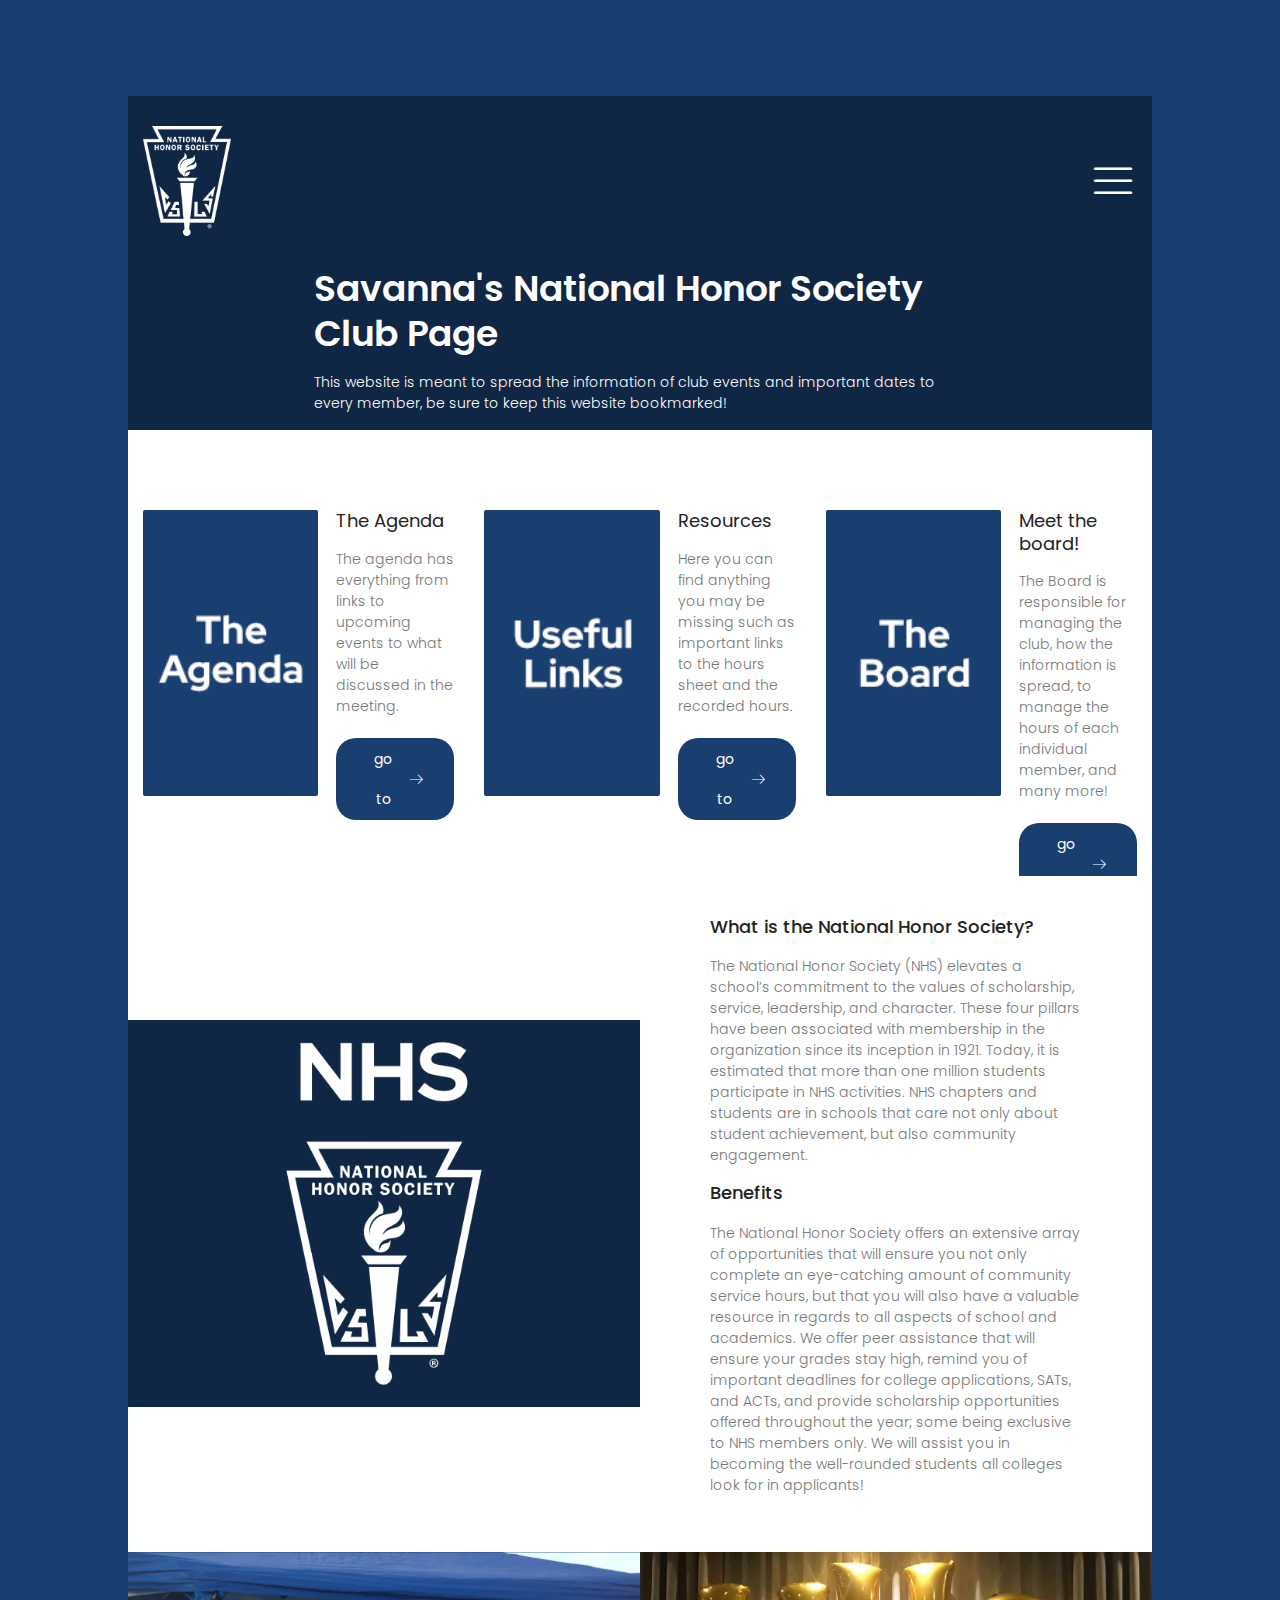
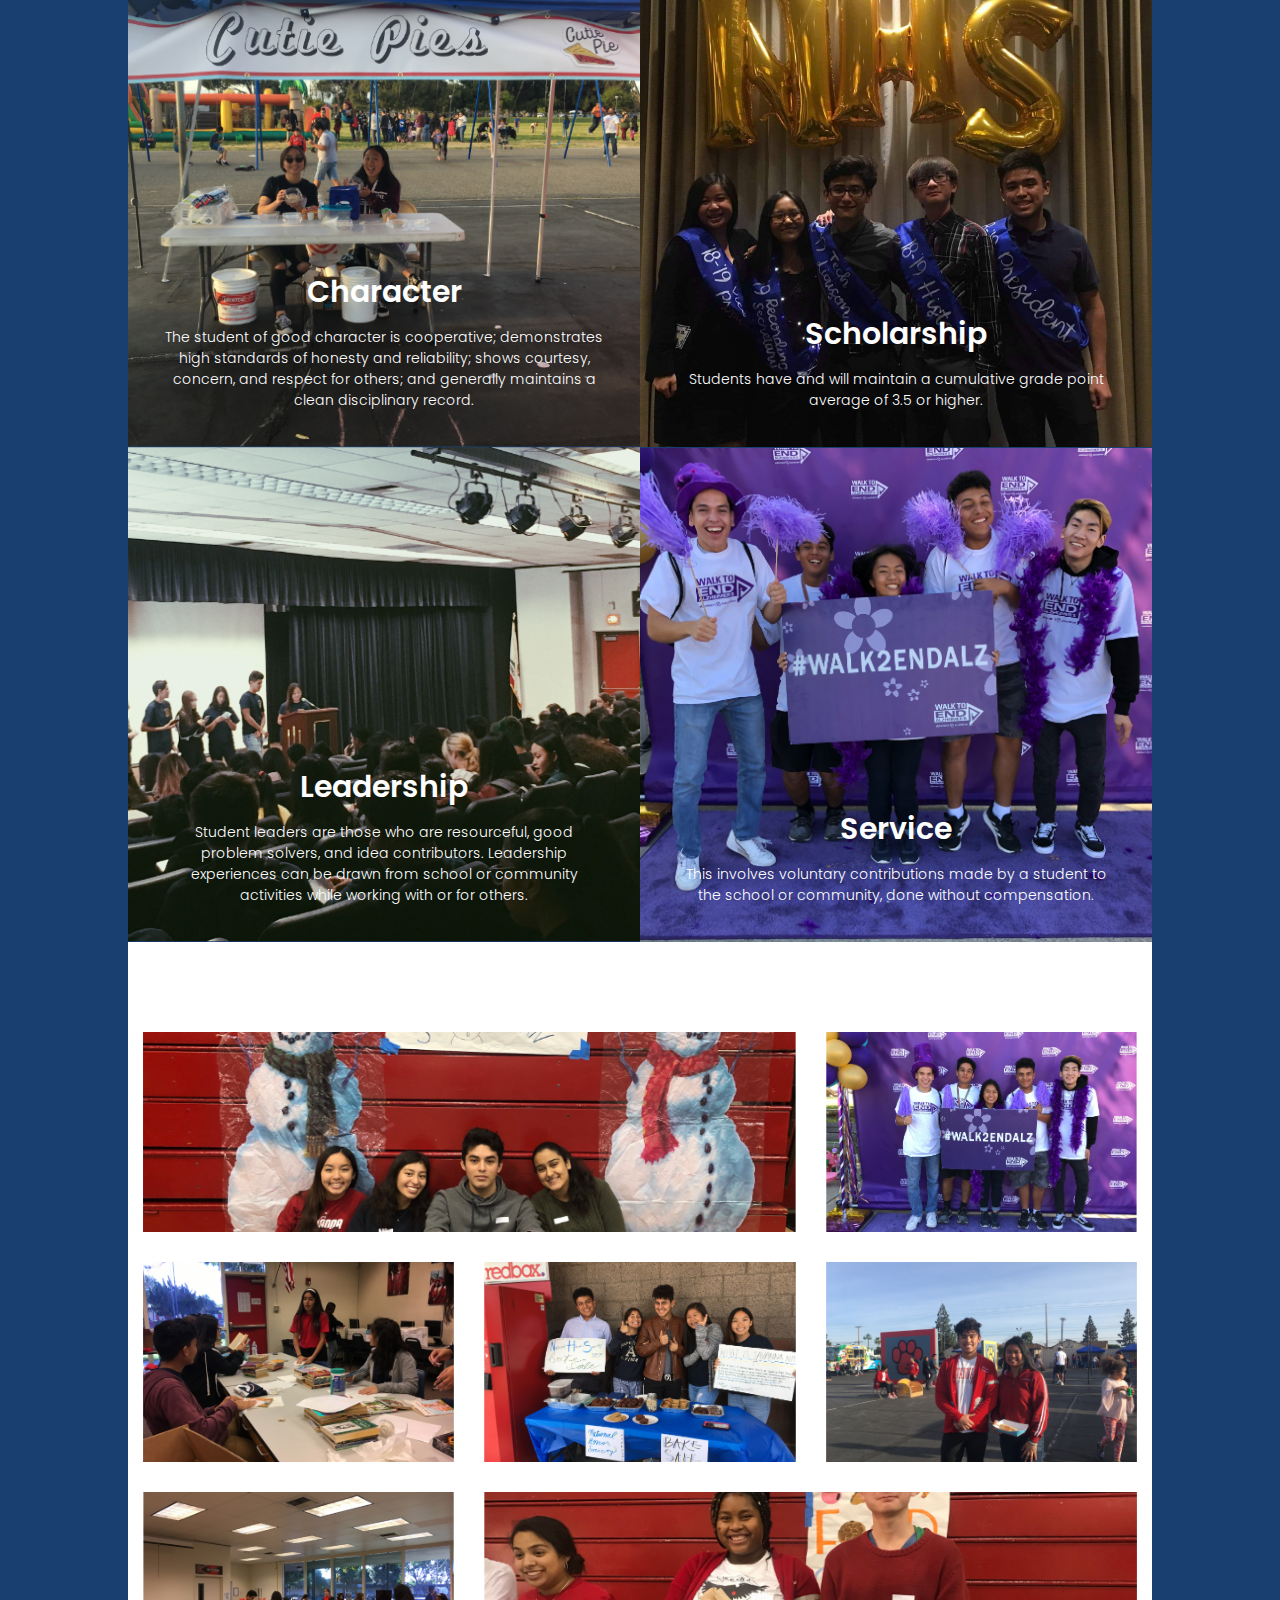
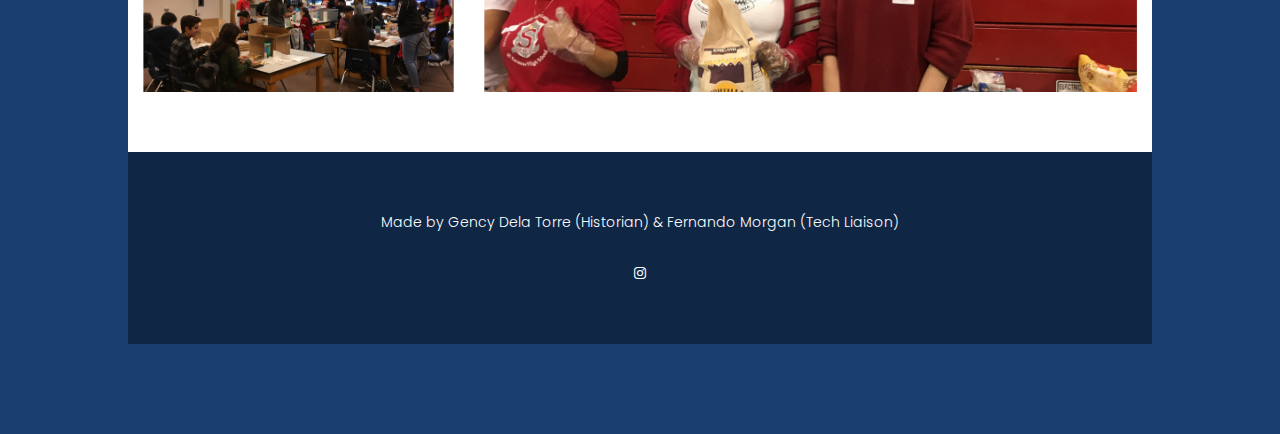
<file: index.html>
﻿<!DOCTYPE html>
<html lang="zxx" class="no-js">
<head>
	<!-- Mobile Specific Meta -->
	<meta name="viewport" content="width=device-width, initial-scale=1, shrink-to-fit=no">
	<!-- Favicon-->
	<link rel="shortcut icon" href="img/logo_nhs_white.png">
	<!-- Author Meta -->
	<meta name="author" content="Gency and Fernando">
	<!-- Meta Description -->
	<meta name="description" content="Savanna NHS">
	<!-- Meta Keyword -->
	<meta name="keywords" content="Savanna National Honor Society">
	<!-- meta character set -->
	<meta charset="UTF-8">
	<!-- Site Title -->
	<title>Savanna NHS</title>

	<link href="https://fonts.googleapis.com/css?family=Poppins:300,500,600" rel="stylesheet">
		<!--
		CSS
		============================================= -->
		<link rel="stylesheet" href="css/linearicons.css">
		<link rel="stylesheet" href="css/font-awesome.min.css">
		<link rel="stylesheet" href="css/nice-select.css">
		<link rel="stylesheet" href="css/magnific-popup.css">
		<link rel="stylesheet" href="css/bootstrap.css">
		<link rel="stylesheet" href="css/main.css">
	</head>
	<body>
		<!-- Header Area -->
		<div class="main-wrapper-first">
			<header>
				<div class="container">
					<div class="header-wrap">
						<div class="header-top d-flex justify-content-between align-items-center">
							<div class="logo">
								<a href="index.html"><img src="img/logo_nhs_white.png" alt="" style="width:88px;height:110px;"></a>
							</div>
							<div class="main-menubar d-flex align-items-center">
								<nav class="hide">
									<a href="index.html">Home</a>
									<a href="agenda.html">Agenda</a>
									<a href="events.html">Events</a>
									<a href="links.html">Useful Links</a>								
								</nav>
								<div class="menu-bar"><span class="lnr lnr-menu"></span></div>
							</div>
						</div> 
					</div>
				</div>
			</header>
		</div>
		<!-- End Header Area -->
		<!-- Banner Area -->
		<div class="main-wrapper">
			<div class="banner-area">
				<div class="container">
					<div class="row height justify-content-center align-items-center">
						<div class="col-lg-8 col-sm-6 col-xs-6">
							<div class="banner-content">
								<h1>Savanna's National Honor Society Club Page</h1>
								<p>
									This website is meant to spread the information of club events and important dates to every member, be sure to keep this website bookmarked!
								</p>

								
							</div>
						</div>
						<!--<div class="col-lg-5 col-sm-6 col-xs-6">
							<img class="img-fluid mx-auto" href="index.html" src="img/Instagram_logo_white.png" alt=""  style="width:300;height:250px;">
						</div> i am sorry-->
						
					</div>
				</div>
			</div>
		</div>
		<!-- End Banner Area -->
		<div class="main-wrapper">
<!-- don't even try to make clickable pics, they are broken.-->
			<!-- Start Feature Area -->
			<section class="featured-area">
				<div class="container">
					<div class="row">
						<div class="col-md-4 col-sm-12 single-feature pt-80 pb-80 d-flex flex-row">
							<img class="img-fluid" src="img/uploads/p1.png" alt="">
							<div class="desc">
								<h2> <a href="agenda.html">The Agenda</a></h2>
                                <p>
									The agenda has everything from links to upcoming events to what will be discussed in the meeting. 
									<br><br><a href="agenda.html" class="genric-btn primary circle arrow">go to<span class="lnr lnr-arrow-right"></span></a>
                                </p>
								<!--<a class="text-uppercase" href="agenda.html">Agenda</a>-->
							</div>
						</div>
						<div class="col-md-4 col-sm-12 single-feature pt-80 pb-80 d-flex flex-row">
							<img class="img-fluid" src="img/uploads/p2.png" alt="">
							<div class="desc">
								<h2> <a href="links.html"> Resources</a></h2>
								<p>
									Here you can find anything you may be missing such as important links to the hours sheet and the recorded hours.
									<br><br><a href="links.html" class="genric-btn primary circle arrow">go to<span class="lnr lnr-arrow-right"></span></a>
								</p>
								<!--<a class="text-uppercase" href="links.html">USEFUL LINKS</a>-->
							</div>
						</div>
						<div class="col-md-4 col-sm-12 single-feature pt-80 pb-80 d-flex flex-row">
							<img class="img-fluid" src="img/uploads/p3.png" alt="">
							<div class="desc">
								<h2> <a href="board.html">Meet the board!</a></h2>
                                <p>
									The Board is responsible for managing the club, how the information is spread, to manage the hours of each individual member, and many more!
									<br><br><a href="board.html" class="genric-btn primary circle arrow">go to<span class="lnr lnr-arrow-right"></span></a>
                                </p>
								<!--<a class="text-uppercase" href="board.html">THE BOARD</a>-->
							</div>
						</div>
					</div>
				</div>
			</section>
			<!-- End Feature Area -->


			<!--
			 Process Area 
			<section class="process-area pt-100 pb-100">
				<div class="container">
					<div class="row">
						<div class="single_process col-md-4 p-10">
							<div class="icon">
								<span class="lnr lnr-line-spacing"></span>
							</div>
							<div class="desc">
								<h2>Parallax Support</h2>
								<p>
									Lorem ipsum dolor sit ametconsec tetur adipisicing elit.
								</p>
							</div>
						</div>
						<div class="single_process col-md-4 p-10">
							<div class="icon">
								<span class="lnr lnr-camera-video"></span>
							</div>
							<div class="desc">
								<h2>HTML5 Video</h2>
								<p>
									Lorem ipsum dolor sit ametconsec tetur adipisicing elit.
								</p>
							</div>

						</div>
						<div class="single_process col-md-4 p-10">
							<div class="icon">
								<span class="lnr lnr-screen"></span>
							</div>
							<div class="desc">
								<h2>Retina Ready Graphics</h2>
								<p>
									Lorem ipsum dolor sit ametconsec tetur adipisicing elit.
								</p>
							</div>

						</div>
						<div class="single_process col-md-4 p-10">
							<div class="icon">
								<span class="lnr lnr-sync"></span>
							</div>
							<div class="desc">
								<h2>Endless Possibilities</h2>
								<p>
									Lorem ipsum dolor sit ametconsec tetur adipisicing elit.
								</p>
							</div>
						</div>
						<div class="single_process col-md-4 p-10">
							<div class="icon">
								<span class="lnr lnr-thumbs-up"></span>
							</div>
							<div class="desc">
								<h2>Documentation</h2>
								<p>
								Lorem ipsum dolor sit ametconsec tetur adipisicing elit.
							</p>
							</div>

						</div>
						<div class="single_process col-md-4 p-10">
							<div class="icon">
								<span class="lnr lnr-book"></span>
							</div>
							<div class="desc">
								<h2>Boxed & Wide Layouts</h2>
								<p>
									Lorem ipsum dolor sit ametconsec tetur adipisicing elit.
								</p>
							</div>
						</div>
					</div>
				</div>
			</section>
			 End Process Area -->

			<!-- About Area -->
			<section class="about-area">
				<div class="container-fluid">
					<div class="row h-100 justify-content-center align-items-center">
						<div class="col-lg-6 about-left">
							<img class="img-fluid" src="img/uploads/nhs.png" alt="">
						</div>
						<div class="col-lg-6 about-right p-40">
							<div class="begining-content">
								<div class="single_about">
									<h2>What is the National Honor Society?</h2>
									<p>
										The National Honor Society (NHS) elevates a school’s commitment to the values of scholarship, service, leadership, and character. These four pillars have been associated with membership in the organization since its inception in 1921. Today, it is estimated that more than one million students participate in NHS activities.  NHS chapters and students are in schools that care not only about student achievement, but also community engagement.
									</p>
								</div>
								<div class="single_about">
									<h2>Benefits</h2>
									<p>
										The National Honor Society offers an extensive array of opportunities that will ensure you not only complete an eye-catching amount of community service hours, but that you will also have a valuable resource in regards to all aspects of school and academics.  We offer peer assistance that will ensure your grades stay high, remind you of important deadlines for college applications, SATs, and ACTs, and provide scholarship opportunities offered throughout the year; some being exclusive to NHS members only.  We will assist you in becoming the well-rounded students all colleges look for in applicants!
									</p>
								</div>
							</div>
						</div>
					</div>
				</div>
			</section>
			<!-- End About Area -->
			<!-- Start special offer Area -->
			<section class="special-offer-area">
					<div class="container-fluid">
						<div class="row">
							<div class="col-md-6 text-center offer-left">
								<div class="offer_desc p-20">
									<h2>Character</h2>
									<p>
										The student of good character is cooperative; demonstrates high standards of honesty and reliability; shows courtesy, concern, and respect for others; and generally maintains a clean disciplinary record.
									</p>
								</div>
							</div>
							<div class="col-md-6 text-center offer-right">
								<div class="offer_desc p-20">
									<h2>Scholarship</h2>
									<p>
										Students have and will maintain a cumulative grade point average of 3.5 or higher.
									</p>
								</div>
							</div>
						</div>
					</div>
					<div class="container-fluid">
						<div class="row">
							<div class="col-md-6 text-center offer-left-bottom">
								<div class="offer_desc p-20">
									<h2>Leadership</h2>
									<p>
										Student leaders are those who are resourceful, good problem solvers, and idea contributors. Leadership experiences can be drawn from school or community activities while working with or for others.
									</p>
								</div>
							</div>
							<div class="col-md-6 text-center offer-right-bottom">
								<div class="offer_desc p-20">
									<h2>Service</h2>
									<p>
										This involves voluntary contributions made by a student to the school or community, done without compensation.
									</p>
								</div>
							</div>
						</div>
					</div>
				</section>
			<!-- End special offer Area -->


			<!-- Newsletter Area -->
			<!-- <section class="newsletter-area pt-60 pb-60">
				<div class="container">
					<div class="row justify-content-center align-items-center">
						<div class="text-center">
							<h3 class="text-white">Subscribe for our Newsletter</h3>
							<p>We won’t send any kind of spam</p>
							<div class="subcribe-form" id="mc_embed_signup">
								<form target="_blank" novalidate action="https://spondonit.us12.list-manage.com/subscribe/post?u=1462626880ade1ac87bd9c93a&id=92a4423d01" method="get" class="subscription relative">
										<input type="email" name="EMAIL" placeholder="Email address" onfocus="this.placeholder = ''" onblur="this.placeholder = 'Email address'" required>
										<div style="position: absolute; left: -5000px;">
											<input type="text" name="b_36c4fd991d266f23781ded980_aefe40901a" tabindex="-1" value="">
										</div>
										<button class="primary-btn hover d-inline-flex align-items-center"><span class="mr-10">Get Started</span><span class="lnr lnr-arrow-right"></span></button>
										<div class="info"></div>
								</form>
							</div>
						</div>
					</div>
				</div>
			</section>
			End Newsletter Area -->
			<!-- Gallery Area -->
			<section class="image-gallery-area pt-60 pb-60">
				<div class="row gallery-item">
					<div class="col-md-8 single-item">
						<a href="img/uploads/cc1.png" class="img-pop-up"><div class="single-gallery-image" style="background: url(img/uploads/cc1.png);"></div></a>
					</div>
					<div class="col-md-4 single-item">
						<a href="img/uploads/cc2.png" class="img-pop-up"><div class="single-gallery-image" style="background: url(img/uploads/cc2.png);"></div></a>
					</div>
					<div class="col-md-4 single-item">
						<a href="img/uploads/cc3.png" class="img-pop-up"><div class="single-gallery-image" style="background: url(img/uploads/cc3.png);"></div></a>
					</div>
					<div class="col-md-4 single-item">
						<a href="img/uploads/cc4.png" class="img-pop-up"><div class="single-gallery-image" style="background: url(img/uploads/cc4.png);"></div></a>
					</div>
					<div class="col-md-4 single-item">
						<a href="img/uploads/cc5.png" class="img-pop-up"><div class="single-gallery-image" style="background: url(img/uploads/cc5.png);"></div></a>
					</div>
					<div class="col-md-4 single-item">
						<a href="img/uploads/cc6.png" class="img-pop-up"><div class="single-gallery-image" style="background: url(img/uploads/cc6.png);"></div></a>
					</div>
					<div class="col-md-8 single-item">
						<a href="img/uploads/cc7.png" class="img-pop-up"><div class="single-gallery-image" style="background: url(img/uploads/cc7.png);"></div></a>
					</div>
				</div>
			</section>
			<!-- End Gallery Area -->
			<!-- Start footer Area -->
			<footer class="footer-area relative pt-60 pb-60">
				<div class="container">
					<div class="footer-content d-flex flex-column align-items-center">
						<div class="text-center copy-right-text">Made by Gency Dela Torre (Historian) & Fernando Morgan (Tech Liaison)</div>
						<div class="footer-social">
							<a href="https://www.instagram.com/savanna.nhs/"><i class="fa fa-instagram"></i></a>
						</div>
					</div>
				</div>
			</footer>
			<!-- End footer Area -->
		</div>

		<script src="js/vendor/jquery-2.2.4.min.js"></script>
		<script src="https://cdnjs.cloudflare.com/ajax/libs/popper.js/1.11.0/umd/popper.min.js" integrity="sha384-b/U6ypiBEHpOf/4+1nzFpr53nxSS+GLCkfwBdFNTxtclqqenISfwAzpKaMNFNmj4" crossorigin="anonymous"></script>
		<script src="js/vendor/bootstrap.min.js"></script>
		<script src="js/jquery.ajaxchimp.min.js"></script>
		<script src="js/jquery.nice-select.min.js"></script>
		<script src="js/jquery.magnific-popup.min.js"></script>
		<script src="js/main.js"></script>
	</body>
</html>
</file>
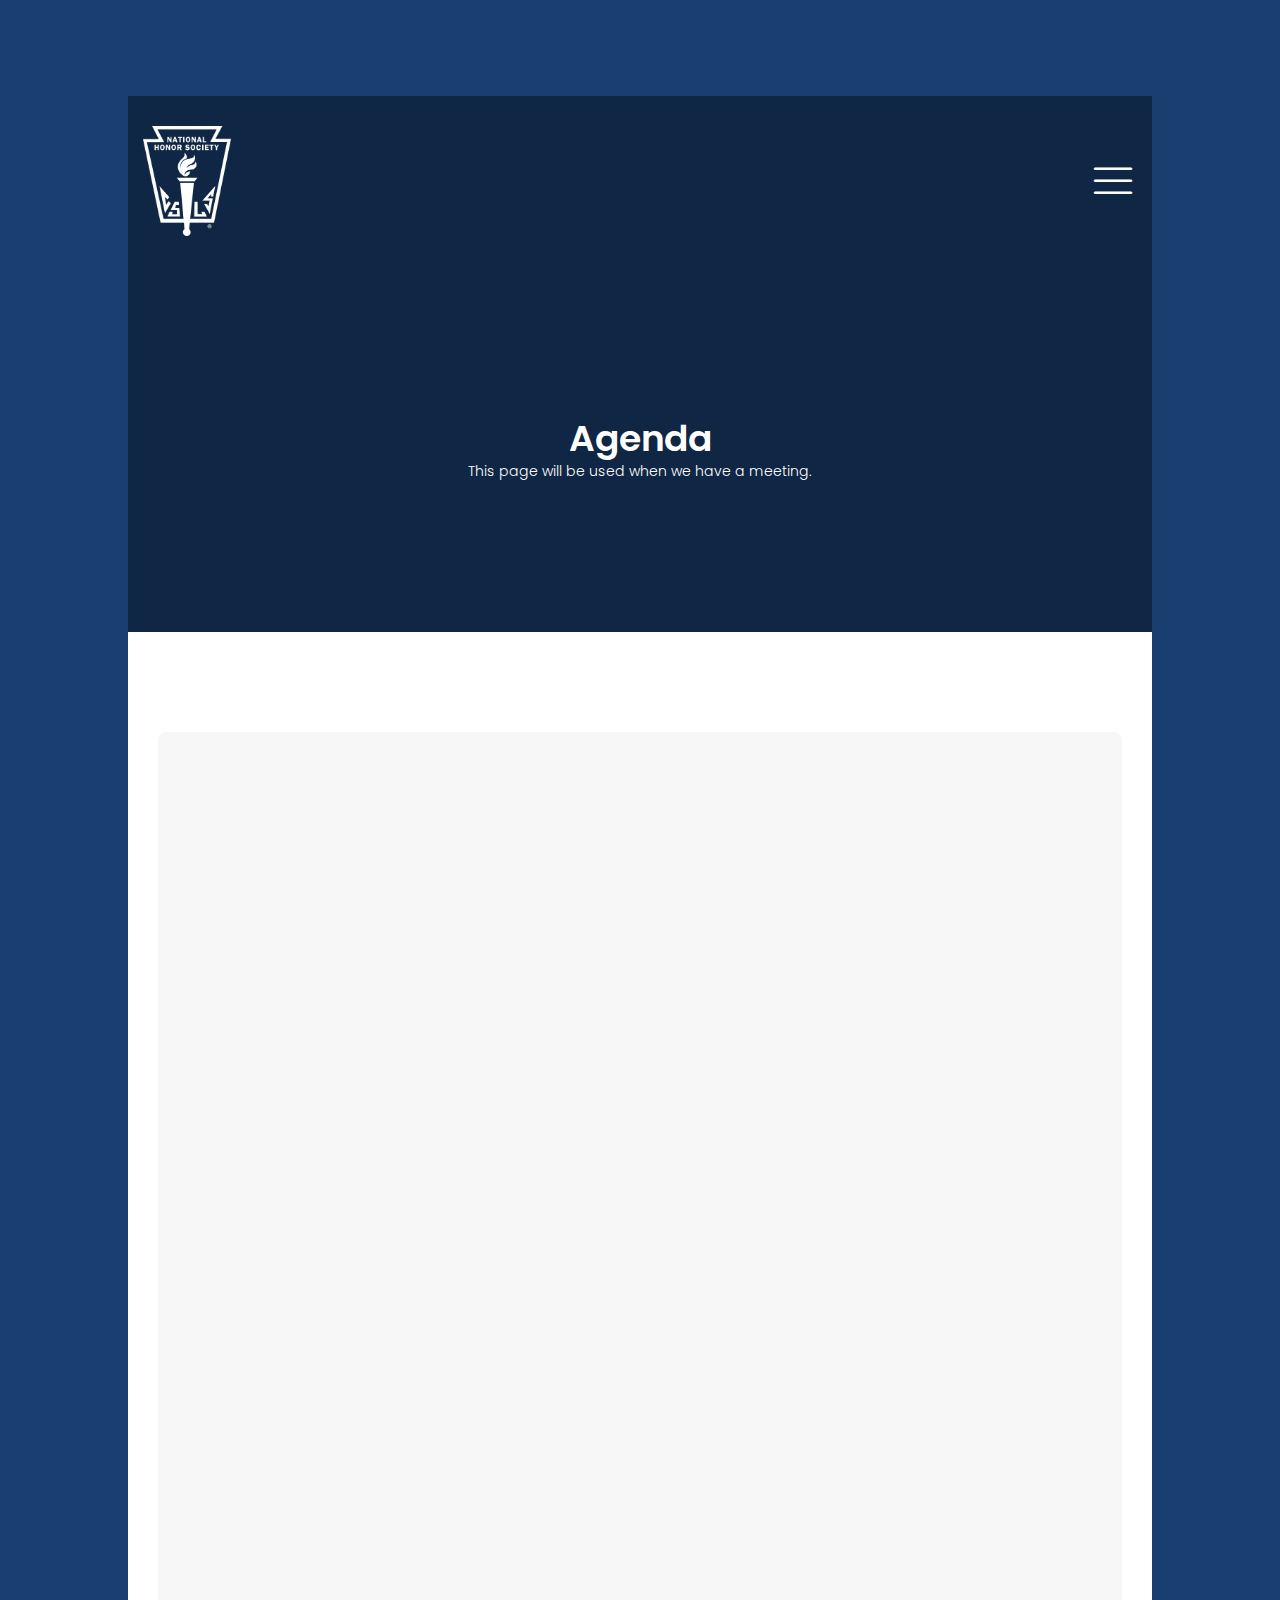
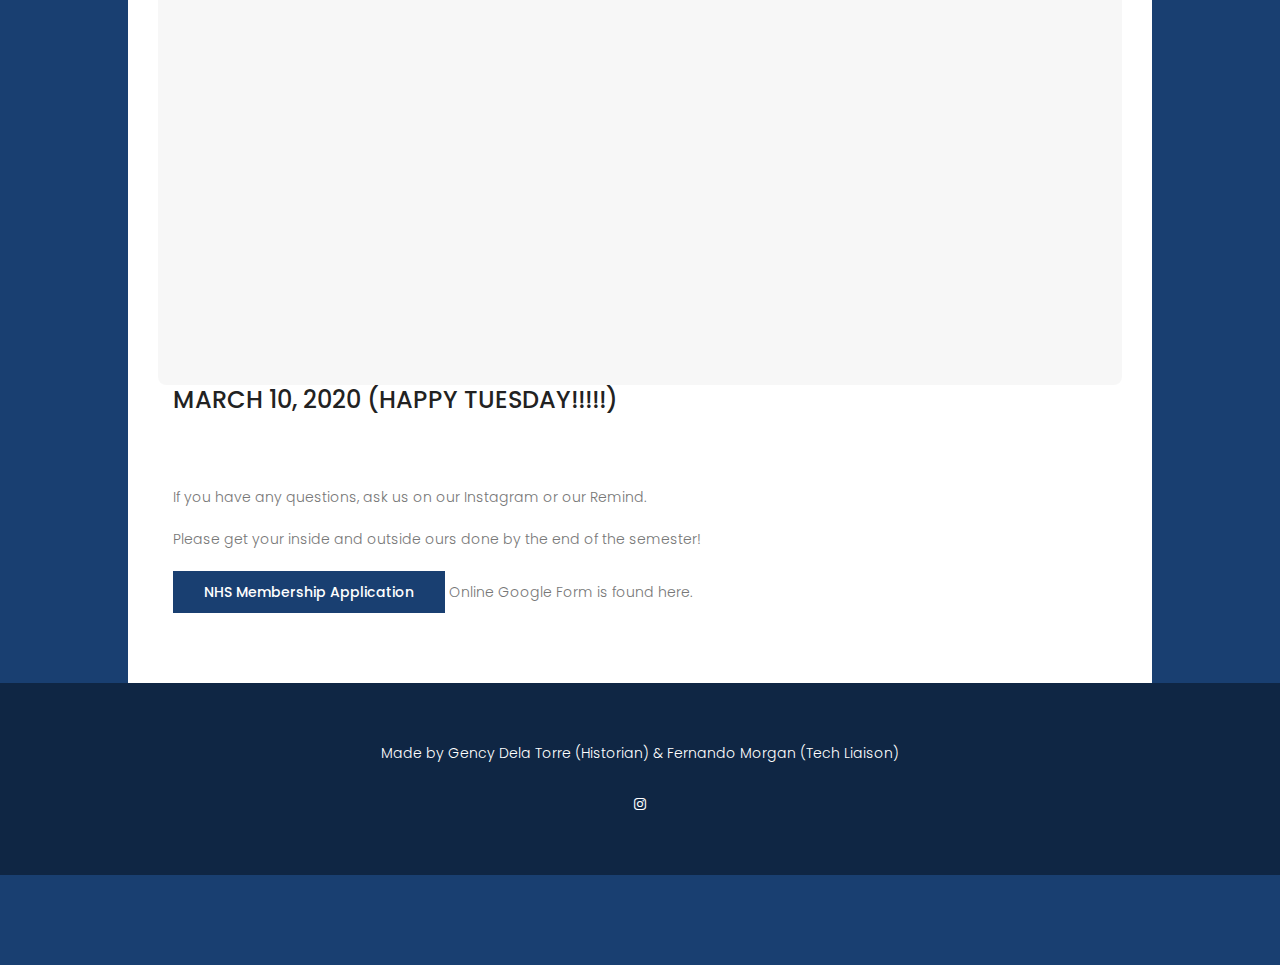
<file: agenda.html>
<!DOCTYPE html>
<html lang="zxx" class="no-js">
<head>
	<!-- Mobile Specific Meta -->
	<meta name="viewport" content="width=device-width, initial-scale=1, shrink-to-fit=no">
	<!-- Favicon-->
	<link rel="shortcut icon" href="img/logo_nhs_white.png">
	<!-- Author Meta -->
	<meta name="author" content="Gency and Fernando">
	<!-- Meta Description -->
	<meta name="description" content="Savanna NHS">
	<!-- Meta Keyword -->
	<meta name="keywords" content="Savanna National Honor Society">
	<!-- meta character set -->
	<meta charset="UTF-8">
	<!-- Site Title -->
	<title>Savanna NHS</title>

	<link href="https://fonts.googleapis.com/css?family=Poppins:300,500,600" rel="stylesheet">
		<!--
		CSS
		============================================= -->
		<link rel="stylesheet" href="css/linearicons.css">
		<link rel="stylesheet" href="css/font-awesome.min.css">
		<link rel="stylesheet" href="css/nice-select.css">
		<link rel="stylesheet" href="css/magnific-popup.css">
		<link rel="stylesheet" href="css/bootstrap.css">
		<link rel="stylesheet" href="css/main.css">
	</head>
<body>
    <div class="main-wrapper-first">
        <header>
            <div class="container">
                <div class="header-wrap">
                    <div class="header-top d-flex justify-content-between align-items-center">
                        <div class="logo">
                            <img src="img/logo_nhs_white.png" alt="" style="width:88px;height:110px;">
                        </div>
                        <div class="main-menubar d-flex align-items-center">
                            <nav class="hide">
                                <a href="index.html">Home</a>
                                <a href="agenda.html">Agenda</a>
                                <a href="events.html">Events</a>
                                <a href="links.html">Useful Links</a>
                            </nav>
                            <div class="menu-bar"><span class="lnr lnr-menu"></span></div>
                        </div>
                    </div>
                </div>
            </div>
        </header>
    </div>
    <div class="main-wrapper">
        <div class="banner-area pt-150 pb-150">
            <div class="container">
                <div class="row justify-content-center generic-height align-items-center">
                    <div class="col-lg-8">
                        <div class="banner-content text-center">
                            <h1 class="text-white">Agenda</h1>
                            <span class="text-white top">This page will be used when we have a meeting. </span>
                        </div>
                    </div>
                </div>
            </div>
        </div>
    </div>

        <div class="main-wrapper">
            <div class="elements-main-wrapper">
                <!-- Start Sample Area -->
                <section class="sample-text-area">
			<!-- CANVA STUFF --> 
                  <div class="canva-embed" data-design-id="DADwe5zIt7Y" data-height-ratio="1.2941" style="padding:129.4118% 5px 5px 5px;background:rgba(0,0,0,0.03);border-radius:8px;">
                  </div>
                  <script async src="https:&#x2F;&#x2F;sdk.canva.com&#x2F;v1&#x2F;embed.js">
                  </script>
<!-- LINK TO CANVA IF YOU WANT TO ADD TO BOTTOM OF AGENDA CANVA
			<a href="https:&#x2F;&#x2F;www.canva.com&#x2F;design&#x2F;DADwe5zIt7Y&#x2F;view?utm_content=DADwe5zIt7Y&amp;utm_campaign=designshare&amp;utm_medium=embeds&amp;utm_source=link" target="_blank" rel="noopener">Live NHS Agenda</a> 
			by <a href="https:&#x2F;&#x2F;www.canva.com&#x2F;1027762?utm_campaign=designshare&amp;utm_medium=embeds&amp;utm_source=link" target="_blank" rel="noopener">Steven Truong</a> 
-->
                  	<!-- CANVA STUFF --> 
                    <div class="container">
                        <h3 class="text-heading">MARCH 10, 2020 (HAPPY TUESDAY!!!!!) 
                        </h3>
<!--
                        <p class="sample-text">
                            <a href="http://bit.ly/NHSNES" class="genric-btn primary">Navidad En Savanna</a>
                            Saturday, December 10, 2019 (8AM - 12PM, 12PM - 3PM, 4PM - 7PM) @ <a href="https://goo.gl/maps/Wr1ssFNgWGJHT98X6" class ="genric-btn link circle">Savanna High School World Language Wing</a>
                            <!--<br><br><a href="http://bit.ly/NHSHolidayCarnival" class="genric-btn primary">Illumination Holiday Carnival</a>
                            Saturday, December 14, 2019 (9AM - 4PM) @ <a href="https://goo.gl/maps/dfKvnVGdRnPpF5NR8" class="genric-btn link circle"> Stanton, Stanton CA </a> (more information will be sent through Remind if you sign up.)-->
                            <!--<br><br><a href="http://bit.ly/DHC-10-25" class="genric-btn primary">Dysinger Harvest Carnival</a>
                            Friday, October 22, 2019 (3:30 - 8PM) @ Dysinger Elementary School. You will help with the carnival games and serving food.
                            <br><br><a href="img/events/D6FF2702-333A-4F71-AED7-C2F887BE9DDC.jpeg" class="genric-btn primary circle">Navidad En Savanna Toy Drive Information</a> 
			    <br><br><a href="img/events/F498EC53-EB39-48C4-82EF-B5156A1EFB44.jpeg" class="genric-btn primary circle">FBLA x NHS Clothing Drive Information</a> 
                        </p>
                        There is no Kahoot today. ;(
			
			    <!-- NOTE TO SELF, ADD PICTURE INFOR FOR SAVANNA TOY DRIVE INFO AND CLOTHING DRIVE INFO AND SURF CITY AND SCHOLARSHIPS-->
			    
			<!--<br><br> Bake Sale Volunteer Fundraiser: Saturday December 7, 2019. (9AM - 1PM) @ <a href="https://goo.gl/maps/JCc7EiNwkovRpKrN7" class="genric-btn link circle"> Albertsons: 2291 W. Malvern Ave, Fullerton, CA 92833--> </a> 
                        <br><br> If you have any questions, ask us on our Instagram or our Remind.
			<br><br> Please get your inside and outside ours done by the end of the semester!
                        <br><br><a href="https://docs.google.com/forms/d/e/1FAIpQLSc3CX8-lQb-qq17kJsAwGdt8T0Id2bfZAi3xbe4iU800mycZQ/viewform?vc=0&c=0&w=1" class="genric-btn primary">NHS Membership Application</a>
                        Online Google Form is found here.
                    </div>
                </section>
            </div>
        </div>
			
        <footer class="footer-area relative pt-60 pb-60">
            <div class="container">
                <div class="footer-content d-flex flex-column align-items-center">
                    <div class="text-center copy-right-text">Made by Gency Dela Torre (Historian) & Fernando Morgan (Tech Liaison)</div>
                    <div class="footer-social">
                        <a href="https://www.instagram.com/savanna.nhs/"><i class="fa fa-instagram"></i></a>
                    </div>
                </div>
            </div>
        </footer>
        <!-- End footer Area -->
    </div>
    <script src="js/vendor/jquery-2.2.4.min.js"></script>
    <script src="https://cdnjs.cloudflare.com/ajax/libs/popper.js/1.11.0/umd/popper.min.js" integrity="sha384-b/U6ypiBEHpOf/4+1nzFpr53nxSS+GLCkfwBdFNTxtclqqenISfwAzpKaMNFNmj4" crossorigin="anonymous"></script>
    <script src="js/vendor/bootstrap.min.js"></script>
    <script src="js/jquery.ajaxchimp.min.js"></script>
    <script src="js/jquery.nice-select.min.js"></script>
    <script src="js/jquery.magnific-popup.min.js"></script>
    <script src="js/main.js"></script>
</body>
</html>
</file>
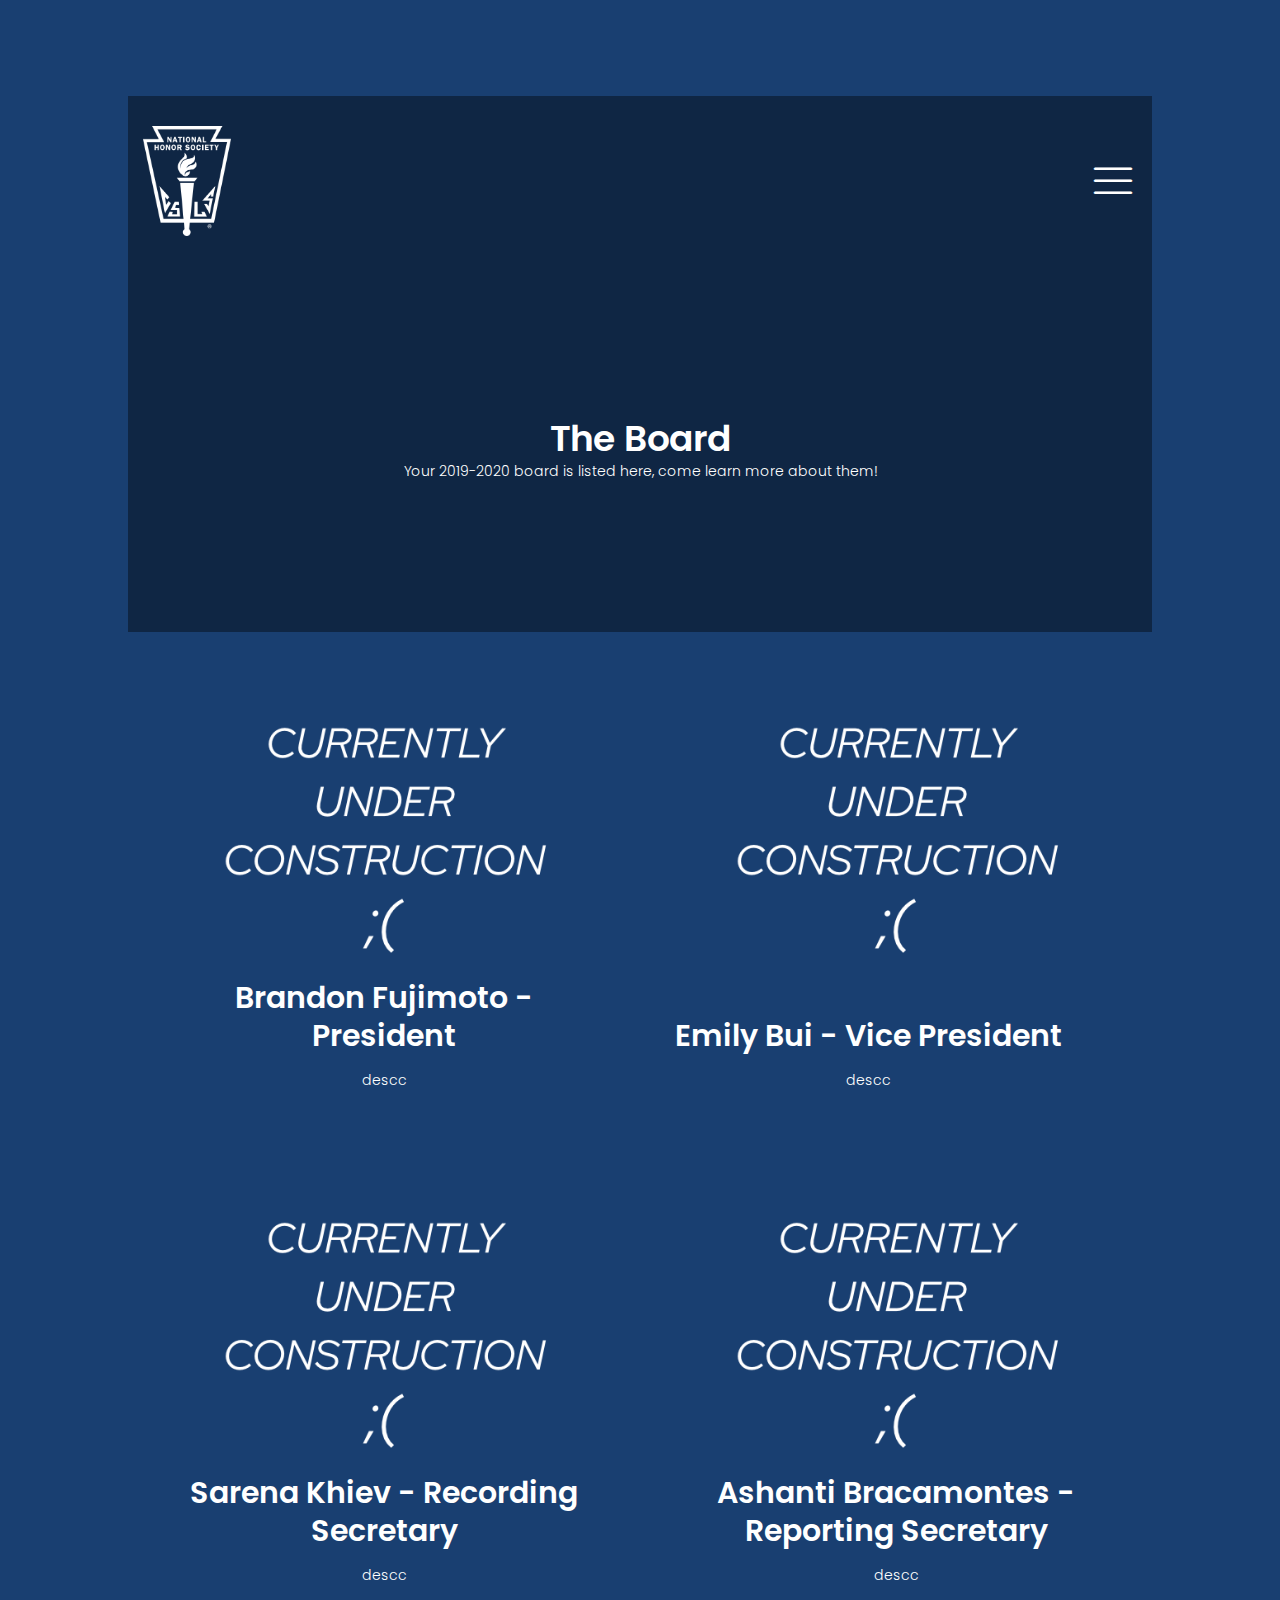
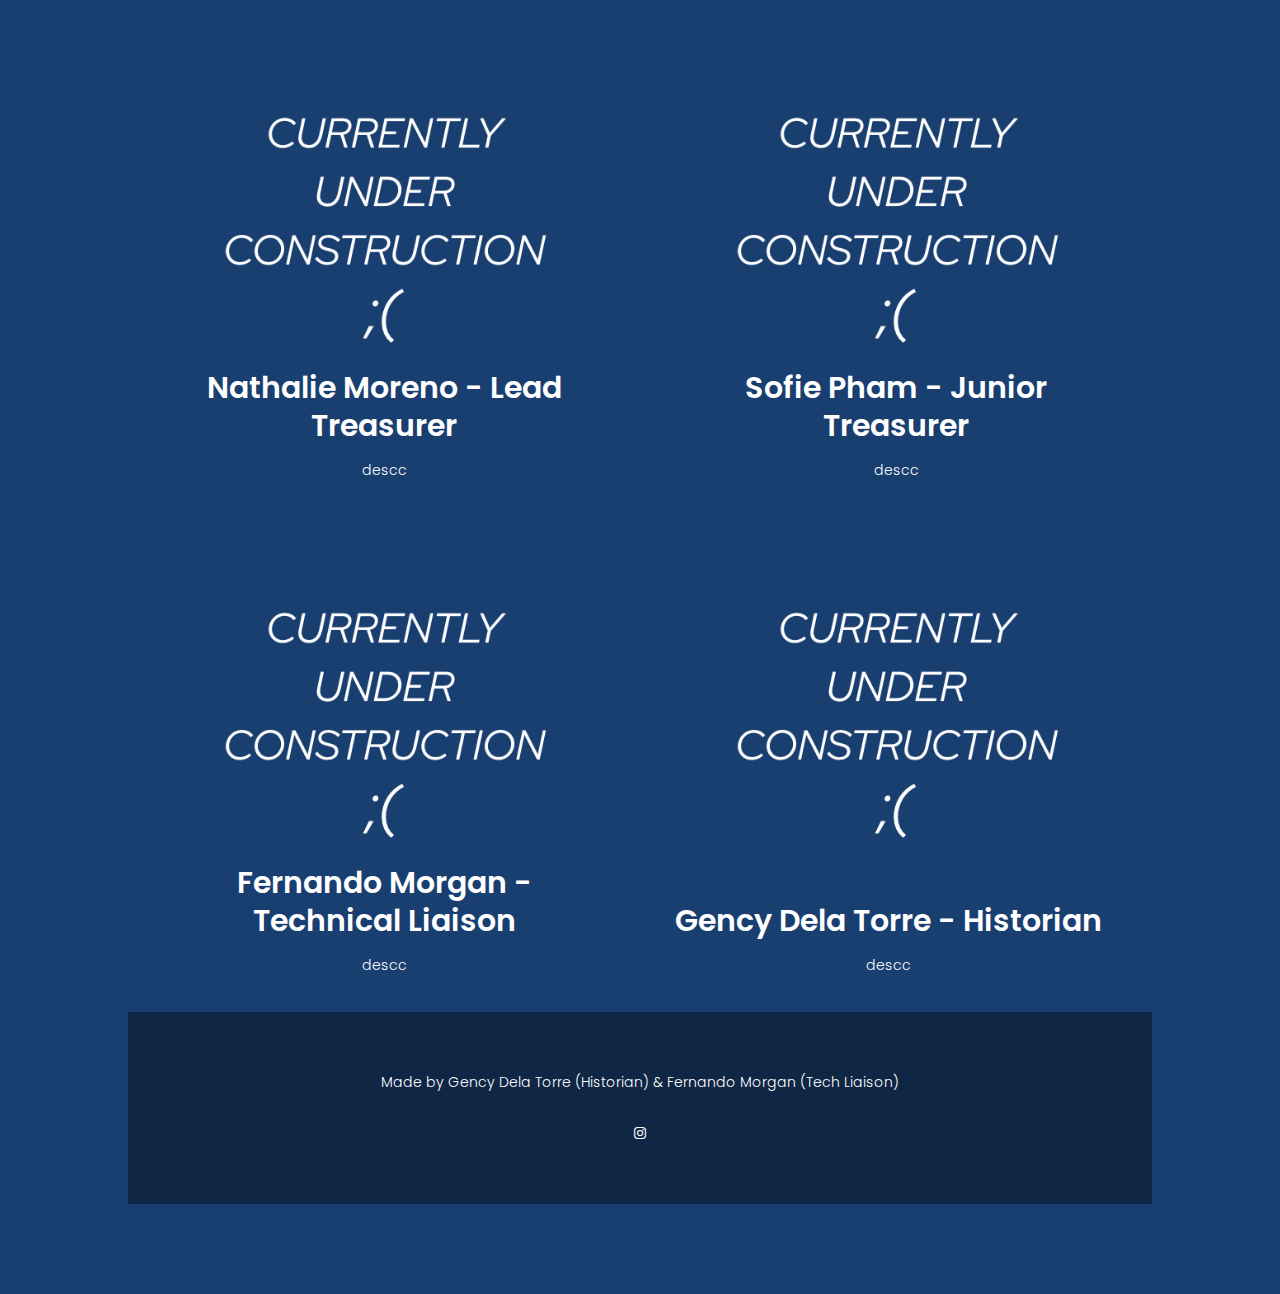
<file: board.html>
﻿<!DOCTYPE html>
<html lang="zxx" class="no-js">
<head>
	<!-- Mobile Specific Meta -->
	<meta name="viewport" content="width=device-width, initial-scale=1, shrink-to-fit=no">
	<!-- Favicon-->
	<link rel="shortcut icon" href="img/logo_nhs_white.png">
	<!-- Author Meta -->
	<meta name="author" content="Gency and Fernando">
	<!-- Meta Description -->
	<meta name="description" content="Savanna NHS">
	<!-- Meta Keyword -->
	<meta name="keywords" content="Savanna National Honor Society">
	<!-- meta character set -->
	<meta charset="UTF-8">
	<!-- Site Title -->
	<title>Savanna NHS</title>

	<link href="https://fonts.googleapis.com/css?family=Poppins:300,500,600" rel="stylesheet">
		<!--
		CSS
		============================================= -->
		<link rel="stylesheet" href="css/linearicons.css">
		<link rel="stylesheet" href="css/font-awesome.min.css">
		<link rel="stylesheet" href="css/nice-select.css">
		<link rel="stylesheet" href="css/magnific-popup.css">
		<link rel="stylesheet" href="css/bootstrap.css">
		<link rel="stylesheet" href="css/main.css">
	</head>
	<body>
		<div class="main-wrapper-first">
			<header>
				<div class="container">
					<div class="header-wrap">
						<div class="header-top d-flex justify-content-between align-items-center">
							<div class="logo">
								<img src="img/logo_nhs_white.png" alt="" style="width:88px;height:110px;">
							</div>
							<div class="main-menubar d-flex align-items-center">
								<nav class="hide">
										<a href="index.html">Home</a>
										<a href="agenda.html">Agenda</a>
										<a href="events.html">Events</a>
										<a href="links.html">Useful Links</a>	
								</nav>
								<div class="menu-bar"><span class="lnr lnr-menu"></span></div>
							</div>
						</div>
					</div>
				</div>
			</header>
		</div>
		<div class="main-wrapper">
			<div class="banner-area pt-150 pb-150">
				<div class="container">
					<div class="row justify-content-center generic-height align-items-center">
						<div class="col-lg-8">
							<div class="banner-content text-center">
								<h1 class="text-white">The Board</h1>
								<span class="text-white top">Your 2019-2020 board is listed here, come learn more about them!</span>
							</div>
						</div>
					</div>
				</div>
			</div>

			<!-- Start Generic Special offer Area -->
			<section class="special-offer-area">
				<div class="container-fluid">
					<div class="row">
						<div class="col-md-6 text-center offer-president">
							<div class="offer_desc p-20">
								<h2>Brandon Fujimoto - President</h2>
								<p>
									descc
								</p>
							</div>
						</div>
						<div class="col-md-6 text-center offer-vice-president">
							<div class="offer_desc p-20">
								<h2>Emily Bui - Vice President</h2>
								<p>
									descc
								</p>
							</div>
						</div>
					</div>
				</div>
				<div class="container-fluid">
						<div class="row">
							<div class="col-md-6 text-center offer-recording-sec">
								<div class="offer_desc p-20">
									<h2>Sarena Khiev - Recording Secretary</h2>
									<p>
										descc
									</p>
								</div>
							</div>
							<div class="col-md-6 text-center offer-reporting-sec">
								<div class="offer_desc p-20">
									<h2>Ashanti Bracamontes - Reporting Secretary</h2>
									<p>
										descc
									</p>
								</div>
							</div>
						</div>
					</div>
					<div class="container-fluid">
							<div class="row">
								<div class="col-md-6 text-center offer-lead-treas">
									<div class="offer_desc p-20">
										<h2>Nathalie Moreno - Lead Treasurer</h2>
										<p>
											descc
										</p>
									</div>
								</div>
								<div class="col-md-6 text-center offer-junior-treas">
									<div class="offer_desc p-20">
										<h2>Sofie Pham - Junior Treasurer</h2>
										<p>
											descc
										</p>
									</div>
								</div>
							</div>
						</div> 
						<div class="container-fluid">
								<div class="row">
									<div class="col-md-6 text-center offer-tech">
										<div class="offer_desc p-20">
											<h2>Fernando Morgan - Technical Liaison</h2>
											<p>
												descc
											</p>
										</div>
									</div>
									<div class="col-md-6 text-center offer-historian">
										<div class="offer_desc p-20">
											<h2>Gency Dela Torre - Historian</h2>
											<p>
												descc
											</p>
										</div>
									</div>
								</div>
							</div>
			</section>
			<!-- End Generic Special offer Area -->

			<!-- Newsletter Area -->
			<!-- <section class="newsletter-area pt-60 pb-60">
				<div class="container">
					<div class="row justify-content-center align-items-center">
						<div class="text-center">
							<h3 class="text-white">Subscribe for our Newsletter</h3>
							<p>We won’t send any kind of spam</p>
							<div class="subcribe-form" id="mc_embed_signup">
								<form target="_blank" novalidate action="https://spondonit.us12.list-manage.com/subscribe/post?u=1462626880ade1ac87bd9c93a&id=92a4423d01" method="get" class="subscription relative">
										<input type="email" name="EMAIL" placeholder="Email address" onfocus="this.placeholder = ''" onblur="this.placeholder = 'Email address'" required>
										<div style="position: absolute; left: -5000px;">
											<input type="text" name="b_36c4fd991d266f23781ded980_aefe40901a" tabindex="-1" value="">
										</div>
										<button class="primary-btn hover d-inline-flex align-items-center"><span class="mr-10">Get Started</span><span class="lnr lnr-arrow-right"></span></button>
										<div class="info"></div>
								</form>
							</div>
						</div>
					</div>
				</div>
			</section>
			 End Newsletter Area -->

			<!-- Start footer Area -->
			<footer class="footer-area pt-60 pb-60">
				<div class="container">
					<div class="footer-content d-flex flex-column align-items-center">
						<div class="text-center copy-right-text">Made by Gency Dela Torre (Historian) & Fernando Morgan (Tech Liaison)</a></div>
						<div class="footer-social">
							<a href="https://www.instagram.com/savanna.nhs/"><i class="fa fa-instagram"></i></a>
						</div>
					</div>
				</div>
			</footer>
			<!-- End footer Area -->
		</div>
		<script src="js/vendor/jquery-2.2.4.min.js"></script>
		<script src="https://cdnjs.cloudflare.com/ajax/libs/popper.js/1.11.0/umd/popper.min.js" integrity="sha384-b/U6ypiBEHpOf/4+1nzFpr53nxSS+GLCkfwBdFNTxtclqqenISfwAzpKaMNFNmj4" crossorigin="anonymous"></script>
		<script src="js/vendor/bootstrap.min.js"></script>
		<script src="js/jquery.ajaxchimp.min.js"></script>
		<script src="js/jquery.nice-select.min.js"></script>
		<script src="js/jquery.magnific-popup.min.js"></script>
		<script src="js/main.js"></script>
	</body>
</html>
</file>
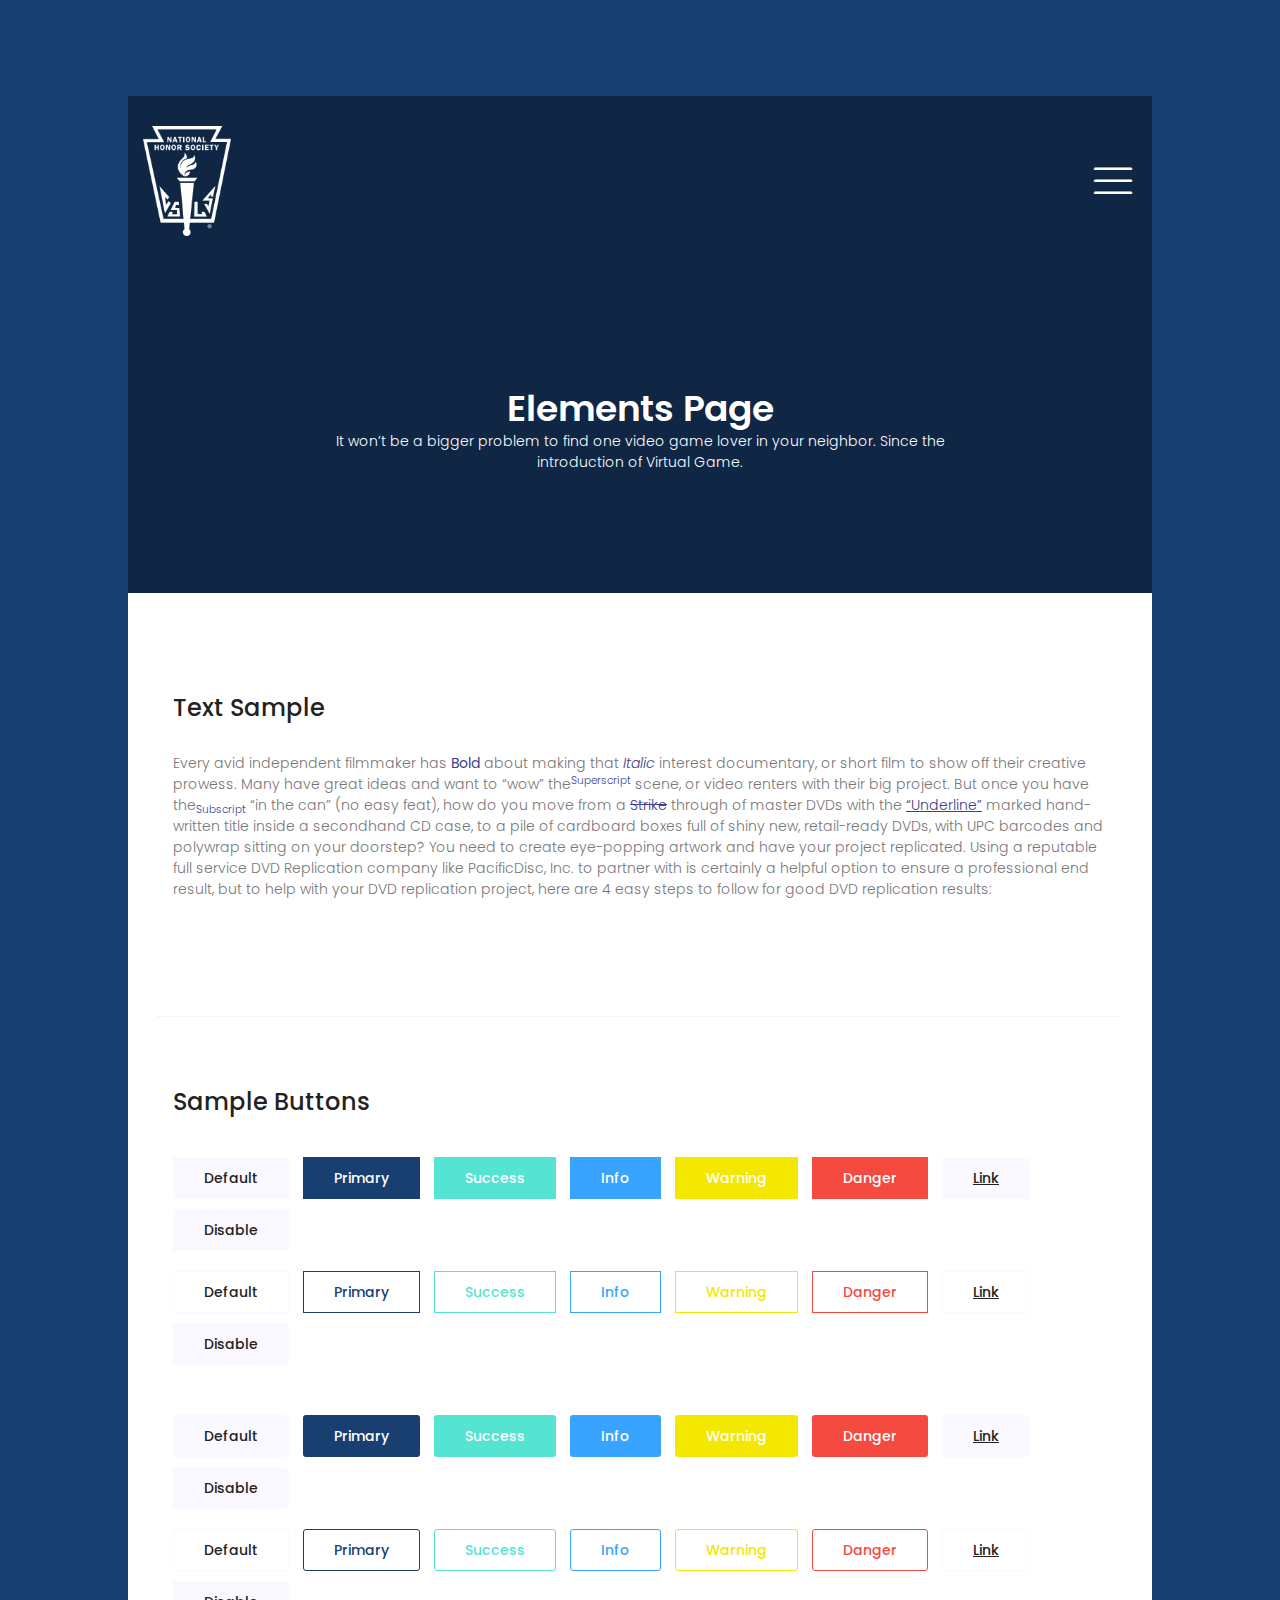
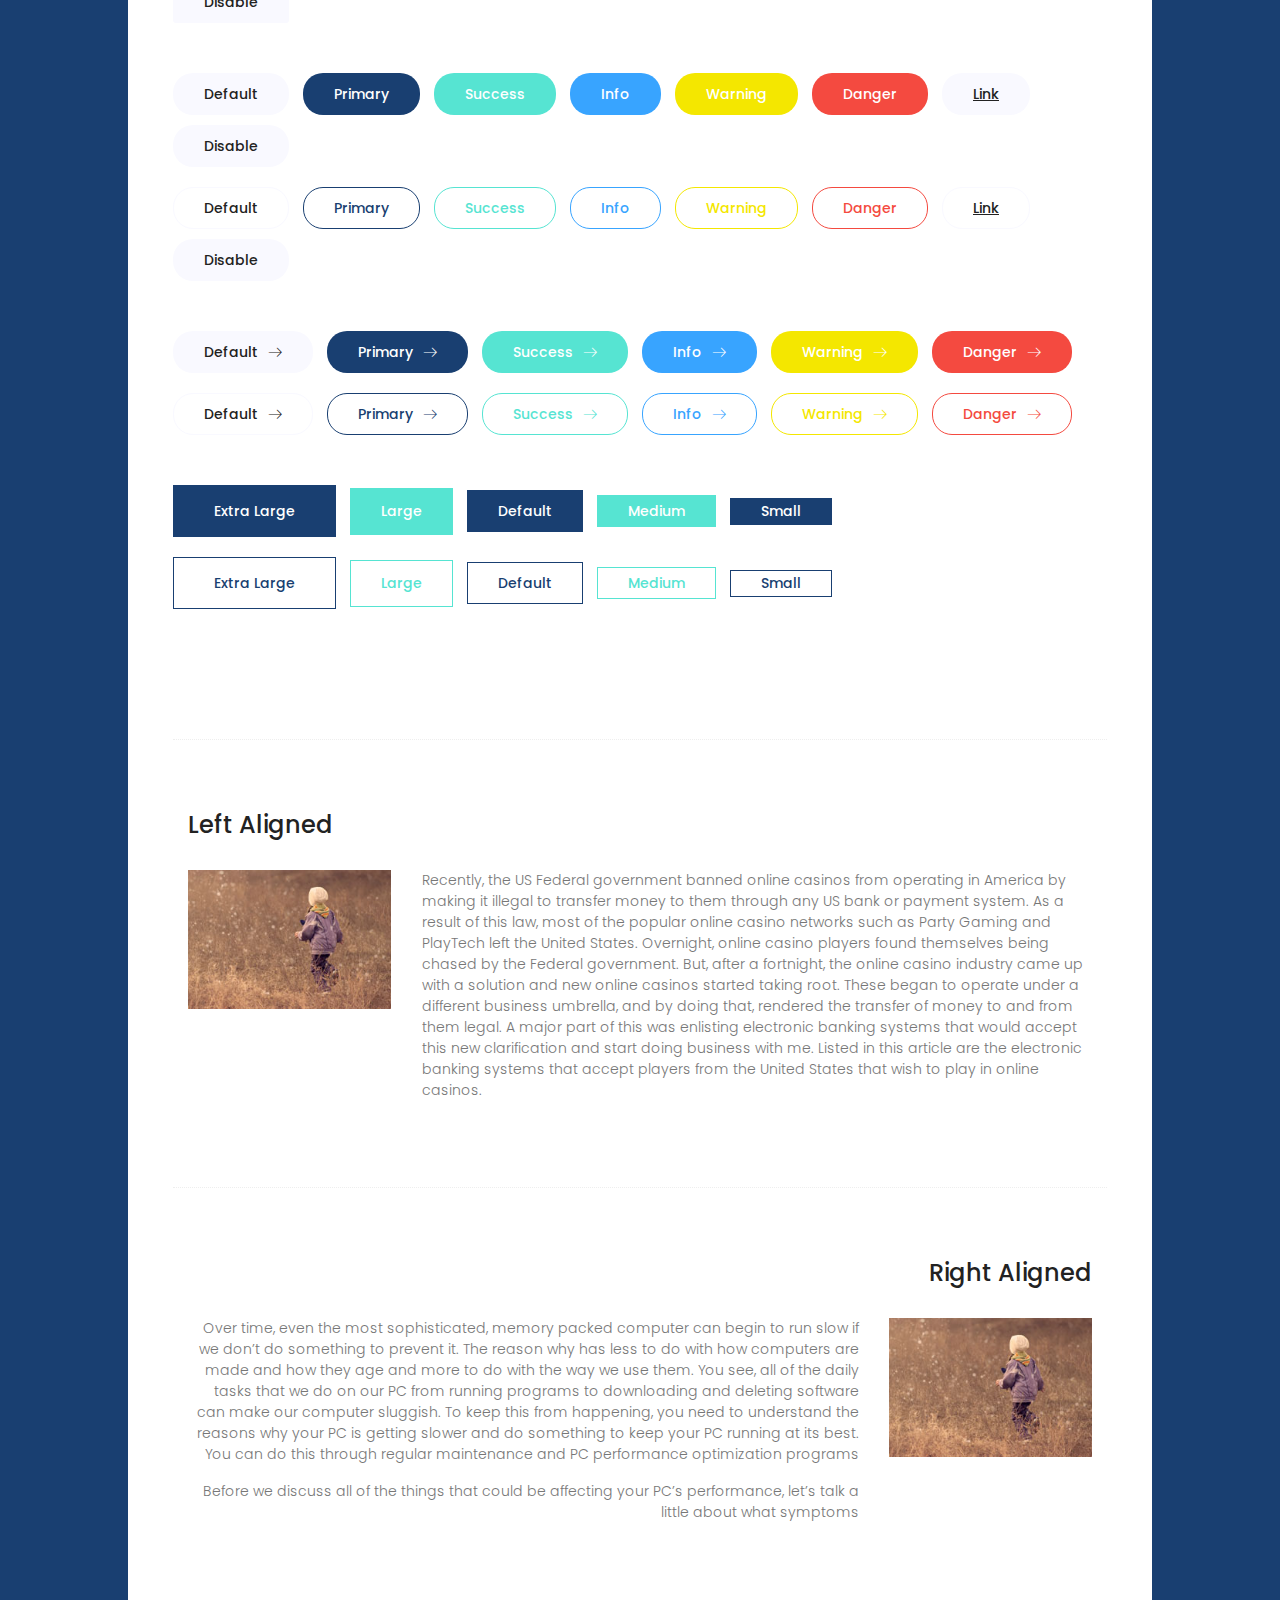
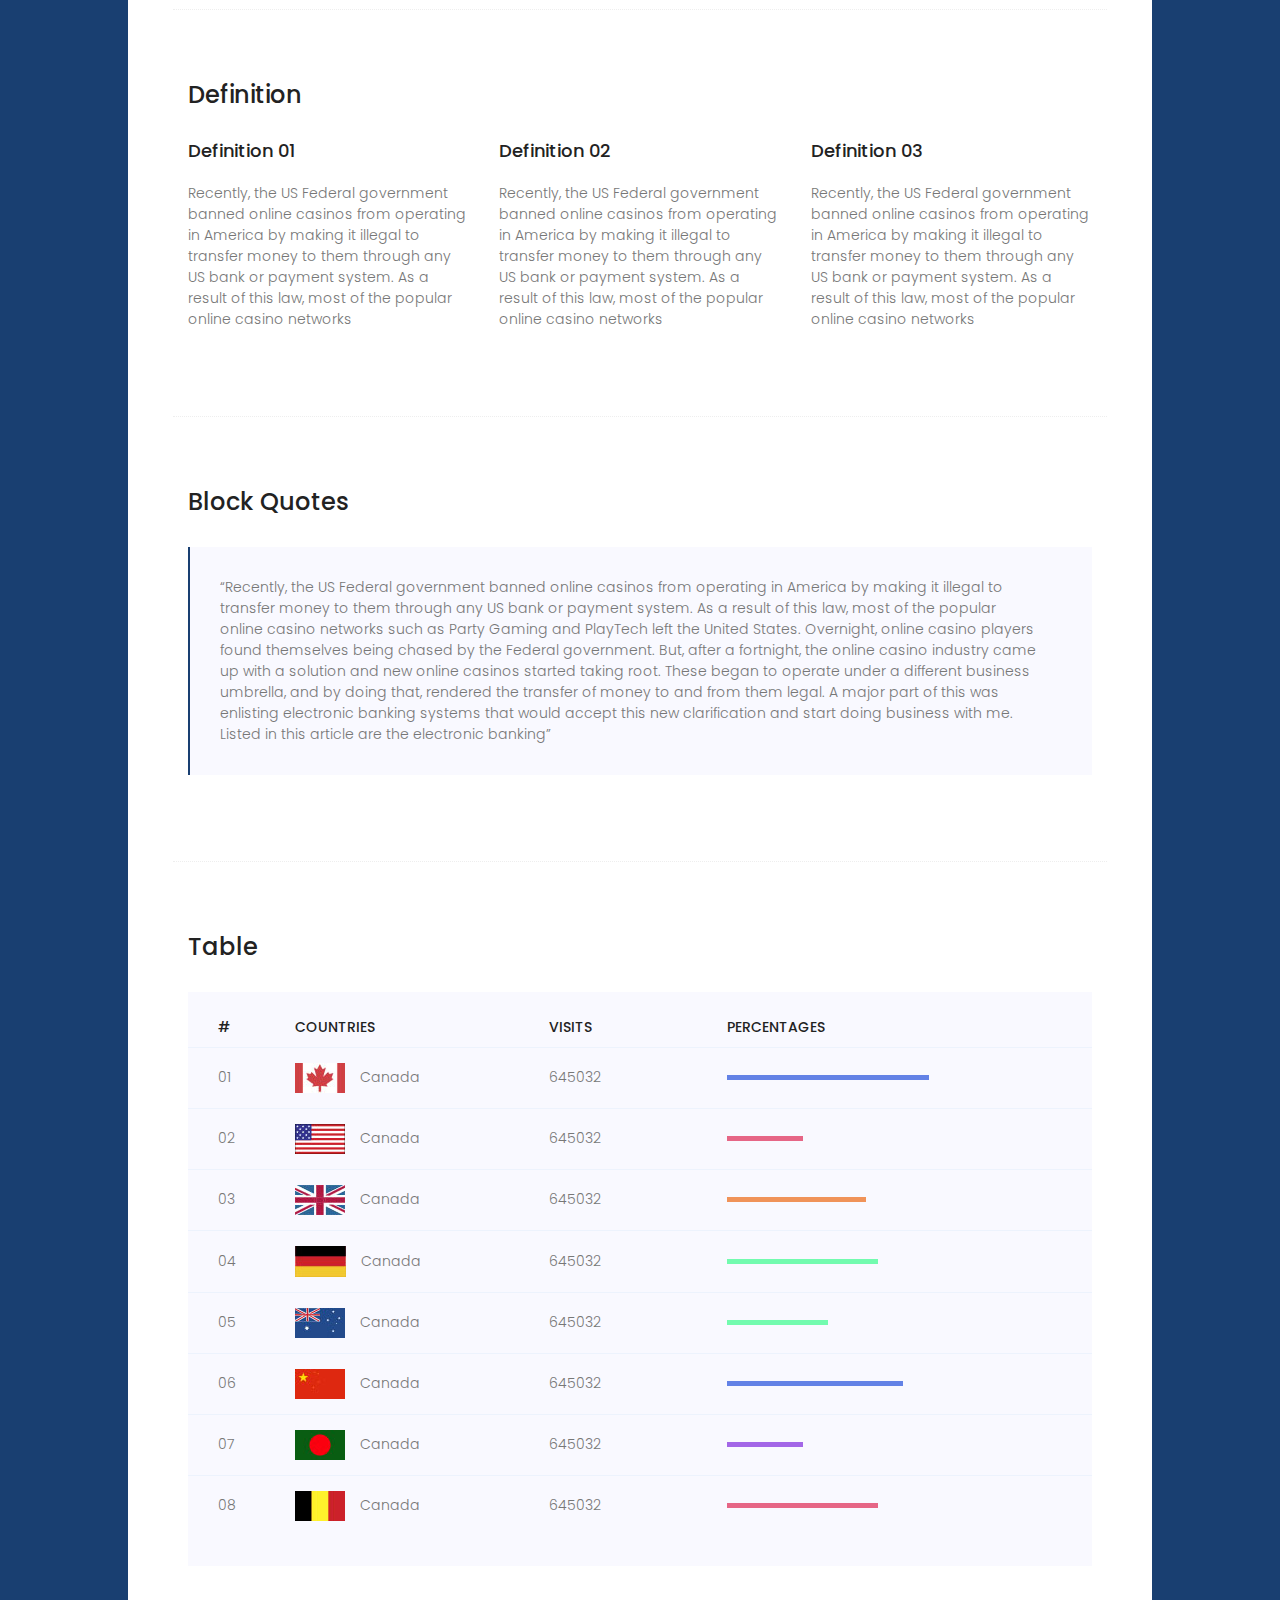
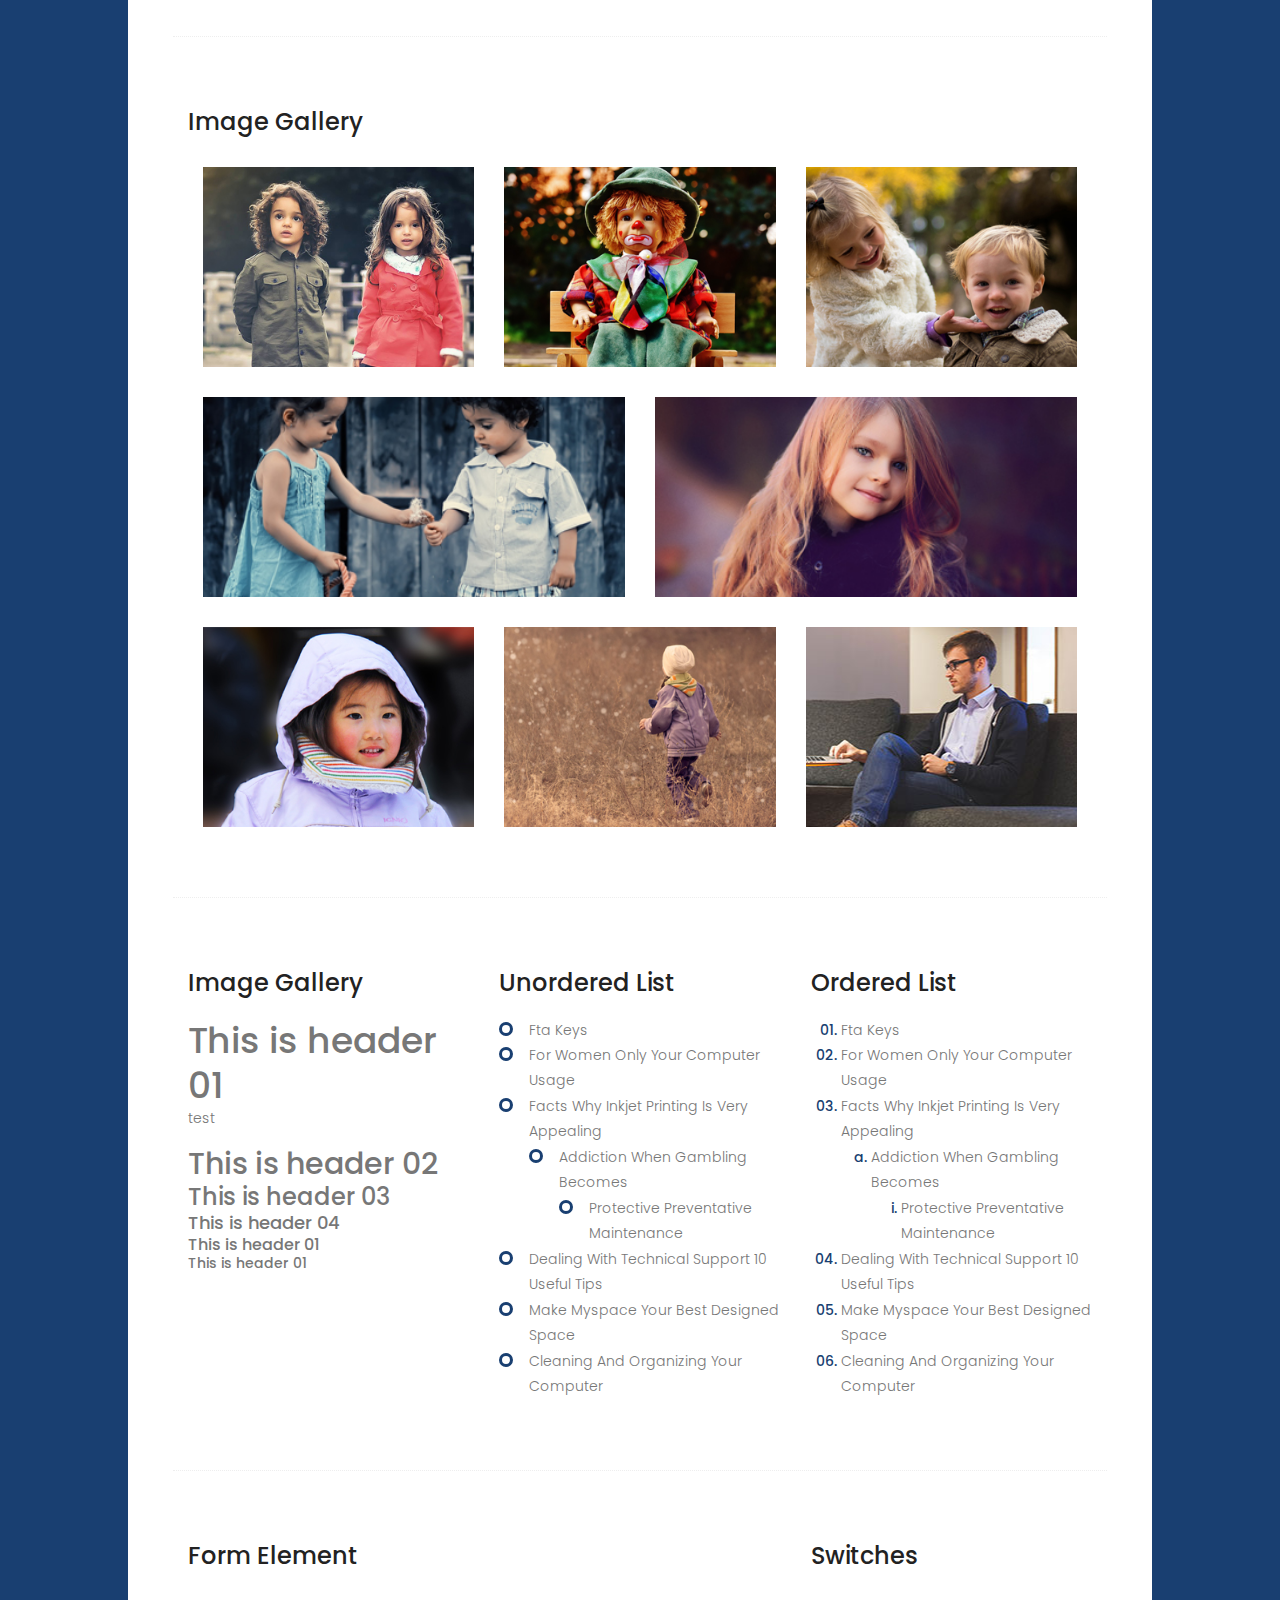
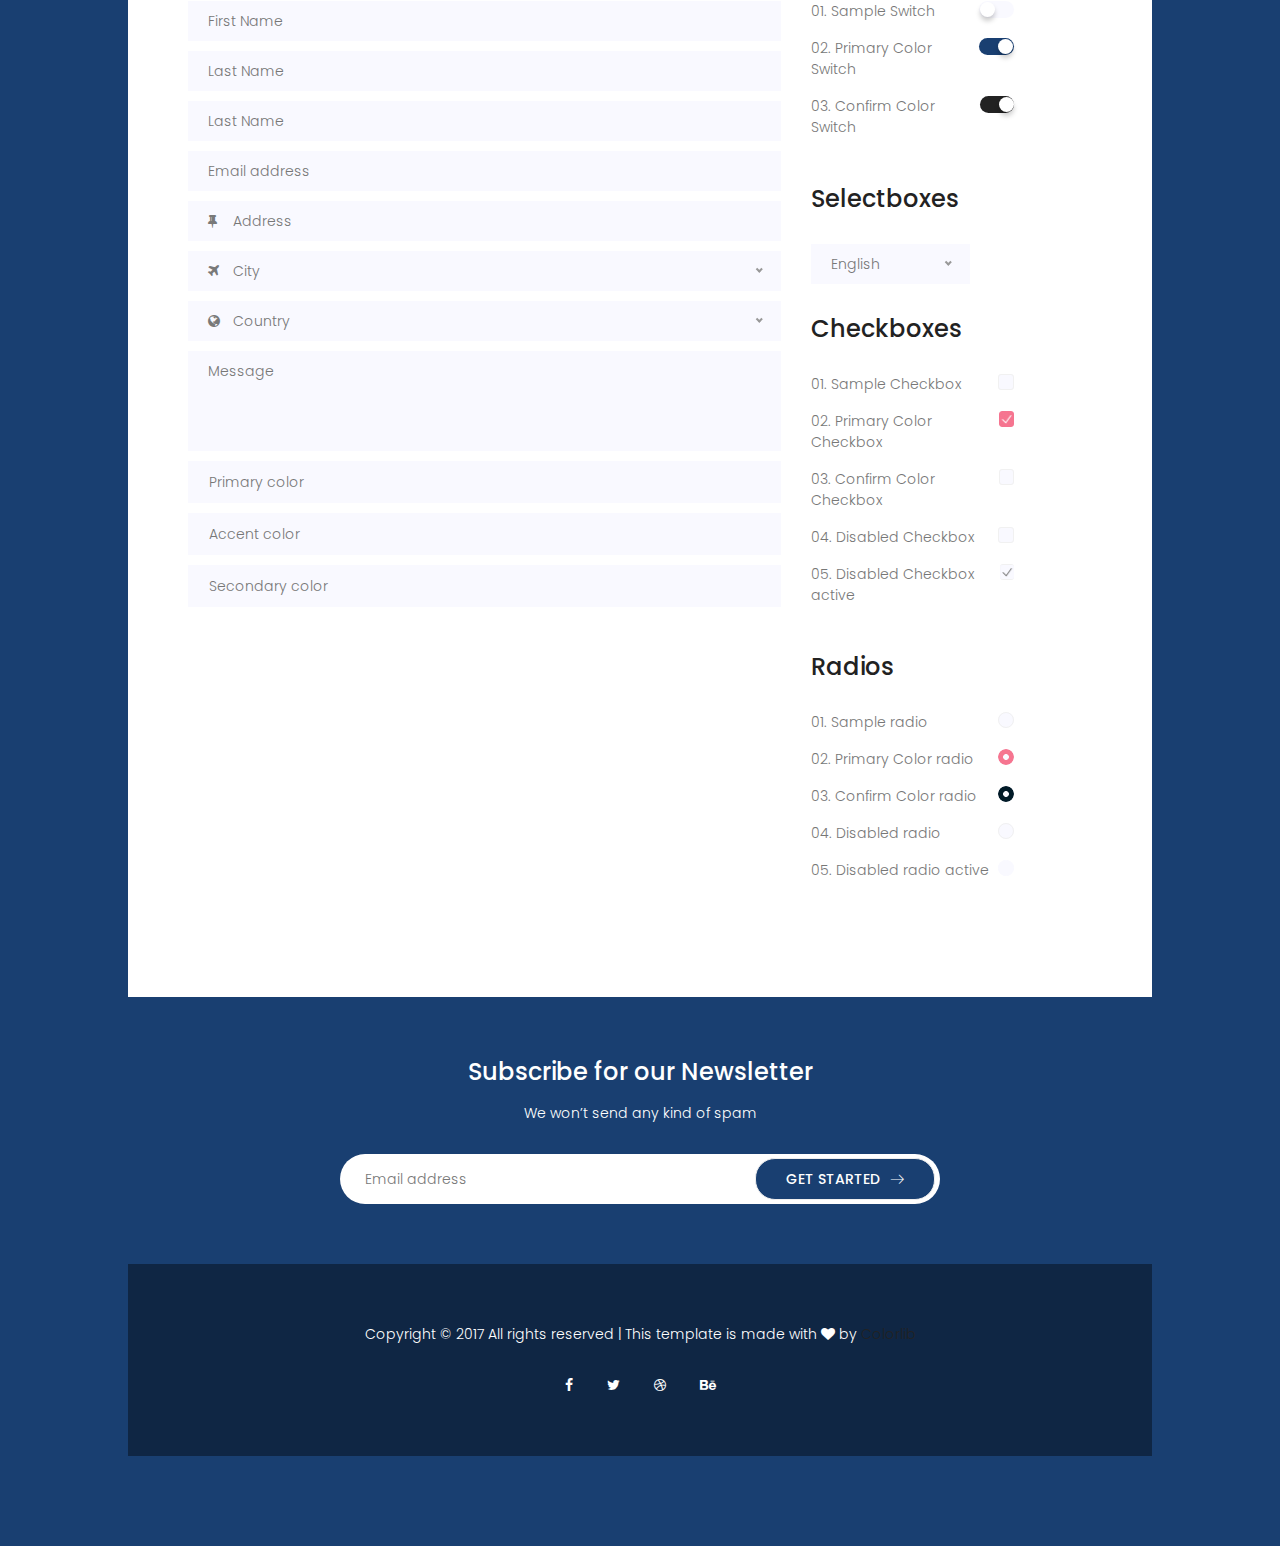
<file: elements.html>
<!DOCTYPE html>
<html lang="zxx" class="no-js">
<head>
	<!-- Mobile Specific Meta -->
	<meta name="viewport" content="width=device-width, initial-scale=1, shrink-to-fit=no">
	<!-- Favicon-->
	<link rel="shortcut icon" href="img/logo_nhs_white.png">
	<!-- Author Meta -->
	<meta name="author" content="Gency and Fernando">
	<!-- Meta Description -->
	<meta name="description" content="Savanna NHS">
	<!-- Meta Keyword -->
	<meta name="keywords" content="Savanna National Honor Society">
	<!-- meta character set -->
	<meta charset="UTF-8">
	<!-- Site Title -->
	<title>Savanna NHS</title>

	<link href="https://fonts.googleapis.com/css?family=Poppins:300,500,600" rel="stylesheet">
		<!--
		CSS
		============================================= -->
		<link rel="stylesheet" href="css/linearicons.css">
		<link rel="stylesheet" href="css/font-awesome.min.css">
		<link rel="stylesheet" href="css/nice-select.css">
		<link rel="stylesheet" href="css/magnific-popup.css">
		<link rel="stylesheet" href="css/bootstrap.css">
		<link rel="stylesheet" href="css/main.css">
	</head>
	<body>
		<div class="main-wrapper-first">
			<header>
				<div class="container">
					<div class="header-wrap">
						<div class="header-top d-flex justify-content-between align-items-center">
							<div class="logo">
								<img src="img/logo_nhs_white.png" alt="" style="width:88px;height:110px;">
							</div>
							<div class="main-menubar d-flex align-items-center">
								<nav class="hide">
									<a href="index.html">Home</a>
									<a href="generic.html">Generic</a>
									<a href="elements.html">Elements</a>
								</nav>
								<div class="menu-bar"><span class="lnr lnr-menu"></span></div>
							</div>
						</div>
					</div>
				</div>
			</header>
			<div class="banner-area pt-120 pb-120">
				<div class="container">
					<div class="row justify-content-center generic-height align-items-center">
						<div class="col-lg-8">
							<div class="banner-content text-center">
								<h1 class="text-white">Elements Page</h1>
								<span class="text-white top">It won’t be a bigger problem to find one video game lover in your neighbor. Since the introduction of Virtual Game.</span>
							</div>
						</div>
					</div>
				</div>
			</div>
		</div>
		<div class="main-wrapper">
			<div class="elements-main-wrapper">
				<!-- Start Sample Area -->
				<section class="sample-text-area">
					<div class="container">
						<h3 class="text-heading">Text Sample</h3>
						<p class="sample-text">
							Every avid independent filmmaker has <b>Bold</b> about making that <i>Italic</i> interest documentary, or short film to show off their creative prowess. Many have great ideas and want to “wow” the<sup>Superscript</sup> scene, or video renters with their big project.  But once you have the<sub>Subscript</sub> “in the can” (no easy feat), how do you move from a <del>Strike</del> through of master DVDs with the <u>“Underline”</u> marked hand-written title inside a secondhand CD case, to a pile of cardboard boxes full of shiny new, retail-ready DVDs, with UPC barcodes and polywrap sitting on your doorstep?  You need to create eye-popping artwork and have your project replicated. Using a reputable full service DVD Replication company like PacificDisc, Inc. to partner with is certainly a helpful option to ensure a professional end result, but to help with your DVD replication project, here are 4 easy steps to follow for good DVD replication results:

						</p>
					</div>
				</section>
				<!-- End Sample Area -->
				<!-- Start Button -->
				<section class="button-area">
					<div class="container border-top-generic">
						<h3 class="text-heading">Sample Buttons</h3>
						<div class="button-group-area">
							<a href="#" class="genric-btn default">Default</a>
							<a href="#" class="genric-btn primary">Primary</a>
							<a href="#" class="genric-btn success">Success</a>
							<a href="#" class="genric-btn info">Info</a>
							<a href="#" class="genric-btn warning">Warning</a>
							<a href="#" class="genric-btn danger">Danger</a>
							<a href="#" class="genric-btn link">Link</a>
							<a href="#" class="genric-btn disable">Disable</a>
						</div>
						<div class="button-group-area mt-10">
							<a href="#" class="genric-btn default-border">Default</a>
							<a href="#" class="genric-btn primary-border">Primary</a>
							<a href="#" class="genric-btn success-border">Success</a>
							<a href="#" class="genric-btn info-border">Info</a>
							<a href="#" class="genric-btn warning-border">Warning</a>
							<a href="#" class="genric-btn danger-border">Danger</a>
							<a href="#" class="genric-btn link-border">Link</a>
							<a href="#" class="genric-btn disable">Disable</a>
						</div>
						<div class="button-group-area mt-40">
							<a href="#" class="genric-btn default radius">Default</a>
							<a href="#" class="genric-btn primary radius">Primary</a>
							<a href="#" class="genric-btn success radius">Success</a>
							<a href="#" class="genric-btn info radius">Info</a>
							<a href="#" class="genric-btn warning radius">Warning</a>
							<a href="#" class="genric-btn danger radius">Danger</a>
							<a href="#" class="genric-btn link radius">Link</a>
							<a href="#" class="genric-btn disable radius">Disable</a>
						</div>
						<div class="button-group-area mt-10">
							<a href="#" class="genric-btn default-border radius">Default</a>
							<a href="#" class="genric-btn primary-border radius">Primary</a>
							<a href="#" class="genric-btn success-border radius">Success</a>
							<a href="#" class="genric-btn info-border radius">Info</a>
							<a href="#" class="genric-btn warning-border radius">Warning</a>
							<a href="#" class="genric-btn danger-border radius">Danger</a>
							<a href="#" class="genric-btn link-border radius">Link</a>
							<a href="#" class="genric-btn disable radius">Disable</a>
						</div>
						<div class="button-group-area mt-40">
							<a href="#" class="genric-btn default circle">Default</a>
							<a href="#" class="genric-btn primary circle">Primary</a>
							<a href="#" class="genric-btn success circle">Success</a>
							<a href="#" class="genric-btn info circle">Info</a>
							<a href="#" class="genric-btn warning circle">Warning</a>
							<a href="#" class="genric-btn danger circle">Danger</a>
							<a href="#" class="genric-btn link circle">Link</a>
							<a href="#" class="genric-btn disable circle">Disable</a>
						</div>
						<div class="button-group-area mt-10">
							<a href="#" class="genric-btn default-border circle">Default</a>
							<a href="#" class="genric-btn primary-border circle">Primary</a>
							<a href="#" class="genric-btn success-border circle">Success</a>
							<a href="#" class="genric-btn info-border circle">Info</a>
							<a href="#" class="genric-btn warning-border circle">Warning</a>
							<a href="#" class="genric-btn danger-border circle">Danger</a>
							<a href="#" class="genric-btn link-border circle">Link</a>
							<a href="#" class="genric-btn disable circle">Disable</a>
						</div>
						<div class="button-group-area mt-40">
							<a href="#" class="genric-btn default circle arrow">Default<span class="lnr lnr-arrow-right"></span></a>
							<a href="#" class="genric-btn primary circle arrow">Primary<span class="lnr lnr-arrow-right"></span></a>
							<a href="#" class="genric-btn success circle arrow">Success<span class="lnr lnr-arrow-right"></span></a>
							<a href="#" class="genric-btn info circle arrow">Info<span class="lnr lnr-arrow-right"></span></a>
							<a href="#" class="genric-btn warning circle arrow">Warning<span class="lnr lnr-arrow-right"></span></a>
							<a href="#" class="genric-btn danger circle arrow">Danger<span class="lnr lnr-arrow-right"></span></a>
						</div>
						<div class="button-group-area mt-10">
							<a href="#" class="genric-btn default-border circle arrow">Default<span class="lnr lnr-arrow-right"></span></a>
							<a href="#" class="genric-btn primary-border circle arrow">Primary<span class="lnr lnr-arrow-right"></span></a>
							<a href="#" class="genric-btn success-border circle arrow">Success<span class="lnr lnr-arrow-right"></span></a>
							<a href="#" class="genric-btn info-border circle arrow">Info<span class="lnr lnr-arrow-right"></span></a>
							<a href="#" class="genric-btn warning-border circle arrow">Warning<span class="lnr lnr-arrow-right"></span></a>
							<a href="#" class="genric-btn danger-border circle arrow">Danger<span class="lnr lnr-arrow-right"></span></a>
						</div>
						<div class="button-group-area mt-40">
							<a href="#" class="genric-btn primary e-large">Extra Large</a>
							<a href="#" class="genric-btn success large">Large</a>
							<a href="#" class="genric-btn primary">Default</a>
							<a href="#" class="genric-btn success medium">Medium</a>
							<a href="#" class="genric-btn primary small">Small</a>
						</div>
						<div class="button-group-area mt-10">
							<a href="#" class="genric-btn primary-border e-large">Extra Large</a>
							<a href="#" class="genric-btn success-border large">Large</a>
							<a href="#" class="genric-btn primary-border">Default</a>
							<a href="#" class="genric-btn success-border medium">Medium</a>
							<a href="#" class="genric-btn primary-border small">Small</a>
						</div>
					</div>
				</section>
				<!-- End Button -->
				<!-- Start Align Area -->
				<div class="white-bg">
					<div class="container">
						<div class="section-top-border">
							<h3 class="mb-30">Left Aligned</h3>
							<div class="row">
								<div class="col-md-3">
									<img src="img/d.jpg" alt="" class="img-fluid">
								</div>
								<div class="col-md-9 mt-sm-20">
									<p>Recently, the US Federal government banned online casinos from operating in America by making it illegal to transfer money to them through any US bank or payment system. As a result of this law, most of the popular online casino networks such as Party Gaming and PlayTech left the United States. Overnight, online casino players found themselves being chased by the Federal government. But, after a fortnight, the online casino industry came up with a solution and new online casinos started taking root. These began to operate under a different business umbrella, and by doing that, rendered the transfer of money to and from them legal. A major part of this was enlisting electronic banking systems that would accept this new clarification and start doing business with me. Listed in this article are the electronic banking systems that accept players from the United States that wish to play in online casinos.</p>
								</div>
							</div>
						</div>
						<div class="section-top-border text-right">
							<h3 class="mb-30">Right Aligned</h3>
							<div class="row">
								<div class="col-md-9">
									<p class="text-right">Over time, even the most sophisticated, memory packed computer can begin to run slow if we don’t do something to prevent it. The reason why has less to do with how computers are made and how they age and more to do with the way we use them. You see, all of the daily tasks that we do on our PC from running programs to downloading and deleting software can make our computer sluggish. To keep this from happening, you need to understand the reasons why your PC is getting slower and do something to keep your PC running at its best. You can do this through regular maintenance and PC performance optimization programs</p>
									<p class="text-right">Before we discuss all of the things that could be affecting your PC’s performance, let’s talk a little about what symptoms</p>
								</div>
								<div class="col-md-3">
									<img src="img/d.jpg" alt="" class="img-fluid">
								</div>
							</div>
						</div>
						<div class="section-top-border">
							<h3 class="mb-30">Definition</h3>
							<div class="row">
								<div class="col-md-4">
									<div class="single-defination">
										<h4 class="mb-20">Definition 01</h4>
										<p>Recently, the US Federal government banned online casinos from operating in America by making it illegal to transfer money to them through any US bank or payment system. As a result of this law, most of the popular online casino networks</p>
									</div>
								</div>
								<div class="col-md-4">
									<div class="single-defination">
										<h4 class="mb-20">Definition 02</h4>
										<p>Recently, the US Federal government banned online casinos from operating in America by making it illegal to transfer money to them through any US bank or payment system. As a result of this law, most of the popular online casino networks</p>
									</div>
								</div>
								<div class="col-md-4">
									<div class="single-defination">
										<h4 class="mb-20">Definition 03</h4>
										<p>Recently, the US Federal government banned online casinos from operating in America by making it illegal to transfer money to them through any US bank or payment system. As a result of this law, most of the popular online casino networks</p>
									</div>
								</div>
							</div>
						</div>
						<div class="section-top-border">
							<h3 class="mb-30">Block Quotes</h3>
							<div class="row">
								<div class="col-lg-12">
									<blockquote class="generic-blockquote">
										“Recently, the US Federal government banned online casinos from operating in America by making it illegal to transfer money to them through any US bank or payment system. As a result of this law, most of the popular online casino networks such as Party Gaming and PlayTech left the United States. Overnight, online casino players found themselves being chased by the Federal government. But, after a fortnight, the online casino industry came up with a solution and new online casinos started taking root. These began to operate under a different business umbrella, and by doing that, rendered the transfer of money to and from them legal. A major part of this was enlisting electronic banking systems that would accept this new clarification and start doing business with me. Listed in this article are the electronic banking”
									</blockquote>
								</div>
							</div>
						</div>
						<div class="section-top-border">
							<h3 class="mb-30">Table</h3>
							<div class="progress-table-wrap">
								<div class="progress-table">
									<div class="table-head">
										<div class="serial">#</div>
										<div class="country">Countries</div>
										<div class="visit">Visits</div>
										<div class="percentage">Percentages</div>
									</div>
									<div class="table-row">
										<div class="serial">01</div>
										<div class="country"> <img src="img/f1.jpg" alt="flag">Canada</div>
										<div class="visit">645032</div>
										<div class="percentage">
											<div class="progress">
												<div class="progress-bar color-1" role="progressbar" style="width: 80%" aria-valuenow="80" aria-valuemin="0" aria-valuemax="100"></div>
											</div>
										</div>
									</div>
									<div class="table-row">
										<div class="serial">02</div>
										<div class="country"> <img src="img/f2.jpg" alt="flag">Canada</div>
										<div class="visit">645032</div>
										<div class="percentage">
											<div class="progress">
												<div class="progress-bar color-2" role="progressbar" style="width: 30%" aria-valuenow="30" aria-valuemin="0" aria-valuemax="100"></div>
											</div>
										</div>
									</div>
									<div class="table-row">
										<div class="serial">03</div>
										<div class="country"> <img src="img/f3.jpg" alt="flag">Canada</div>
										<div class="visit">645032</div>
										<div class="percentage">
											<div class="progress">
												<div class="progress-bar color-3" role="progressbar" style="width: 55%" aria-valuenow="55" aria-valuemin="0" aria-valuemax="100"></div>
											</div>
										</div>
									</div>
									<div class="table-row">
										<div class="serial">04</div>
										<div class="country"> <img src="img/f4.jpg" alt="flag">Canada</div>
										<div class="visit">645032</div>
										<div class="percentage">
											<div class="progress">
												<div class="progress-bar color-4" role="progressbar" style="width: 60%" aria-valuenow="60" aria-valuemin="0" aria-valuemax="100"></div>
											</div>
										</div>
									</div>
									<div class="table-row">
										<div class="serial">05</div>
										<div class="country"> <img src="img/f5.jpg" alt="flag">Canada</div>
										<div class="visit">645032</div>
										<div class="percentage">
											<div class="progress">
												<div class="progress-bar color-5" role="progressbar" style="width: 40%" aria-valuenow="40" aria-valuemin="0" aria-valuemax="100"></div>
											</div>
										</div>
									</div>
									<div class="table-row">
										<div class="serial">06</div>
										<div class="country"> <img src="img/f6.jpg" alt="flag">Canada</div>
										<div class="visit">645032</div>
										<div class="percentage">
											<div class="progress">
												<div class="progress-bar color-6" role="progressbar" style="width: 70%" aria-valuenow="70" aria-valuemin="0" aria-valuemax="100"></div>
											</div>
										</div>
									</div>
									<div class="table-row">
										<div class="serial">07</div>
										<div class="country"> <img src="img/f7.jpg" alt="flag">Canada</div>
										<div class="visit">645032</div>
										<div class="percentage">
											<div class="progress">
												<div class="progress-bar color-7" role="progressbar" style="width: 30%" aria-valuenow="30" aria-valuemin="0" aria-valuemax="100"></div>
											</div>
										</div>
									</div>
									<div class="table-row">
										<div class="serial">08</div>
										<div class="country"> <img src="img/f8.jpg" alt="flag">Canada</div>
										<div class="visit">645032</div>
										<div class="percentage">
											<div class="progress">
												<div class="progress-bar color-8" role="progressbar" style="width: 60%" aria-valuenow="60" aria-valuemin="0" aria-valuemax="100"></div>
											</div>
										</div>
									</div>
								</div>
							</div>
						</div>
						<div class="section-top-border">
							<h3>Image Gallery</h3>
							<div class="row gallery-item">
								<div class="col-md-4">
									<a href="img/g1.jpg" class="img-pop-up"><div class="single-gallery-image" style="background: url(img/g1.jpg);"></div></a>
								</div>
								<div class="col-md-4">
									<a href="img/g2.jpg" class="img-pop-up"><div class="single-gallery-image" style="background: url(img/g2.jpg);"></div></a>
								</div>
								<div class="col-md-4">
									<a href="img/g3.jpg" class="img-pop-up"><div class="single-gallery-image" style="background: url(img/g3.jpg);"></div></a>
								</div>
								<div class="col-md-6">
									<a href="img/g4.jpg" class="img-pop-up"><div class="single-gallery-image" style="background: url(img/g4.jpg);"></div></a>
								</div>
								<div class="col-md-6">
									<a href="img/g5.jpg" class="img-pop-up"><div class="single-gallery-image" style="background: url(img/g5.jpg);"></div></a>
								</div>
								<div class="col-md-4">
									<a href="img/g6.jpg" class="img-pop-up"><div class="single-gallery-image" style="background: url(img/g6.jpg);"></div></a>
								</div>
								<div class="col-md-4">
									<a href="img/g7.jpg" class="img-pop-up"><div class="single-gallery-image" style="background: url(img/g7.jpg);"></div></a>
								</div>
								<div class="col-md-4">
									<a href="img/g8.jpg" class="img-pop-up"><div class="single-gallery-image" style="background: url(img/g8.jpg);"></div></a>
								</div>
							</div>
						</div>
						<div class="section-top-border">
							<div class="row">
								<div class="col-md-4">
									<h3 class="mb-20">Image Gallery</h3>
									<div class="typography">
										<h1>This is header 01</h1>
										<p>test</p>
										<h2>This is header 02</h2>
										<h3>This is header 03</h3>
										<h4>This is header 04</h4>
										<h5>This is header 01</h5>
										<h6>This is header 01</h6>
									</div>
								</div>
								<div class="col-md-4 mt-sm-30">
									<h3 class="mb-20">Unordered List</h3>
									<div class="">
										<ul class="unordered-list">
											<li>Fta Keys</li>
											<li>For Women Only Your Computer Usage</li>
											<li>Facts Why Inkjet Printing Is Very Appealing
												<ul>
													<li>Addiction When Gambling Becomes
														<ul>
															<li>Protective Preventative Maintenance</li>
														</ul>
													</li>
												</ul>
											</li>
											<li>Dealing With Technical Support 10 Useful Tips</li>
											<li>Make Myspace Your Best Designed Space</li>
											<li>Cleaning And Organizing Your Computer</li>
										</ul>
									</div>
								</div>
								<div class="col-md-4 mt-sm-30">
									<h3 class="mb-20">Ordered List</h3>
									<div class="">
										<ol class="ordered-list">
											<li><span>Fta Keys</span></li>
											<li><span>For Women Only Your Computer Usage</span></li>
											<li><span>Facts Why Inkjet Printing Is Very Appealing</span>
												<ol class="ordered-list-alpha">
													<li><span>Addiction When Gambling Becomes</span>
														<ol class="ordered-list-roman">
															<li><span>Protective Preventative Maintenance</span></li>
														</ol>
													</li>
												</ol>
											</li>
											<li><span>Dealing With Technical Support 10 Useful Tips</span></li>
											<li><span>Make Myspace Your Best Designed Space</span></li>
											<li><span>Cleaning And Organizing Your Computer</span></li>
										</ol>
									</div>
								</div>
							</div>
						</div>
						<div class="section-top-border">
							<div class="row">
								<div class="col-lg-8 col-md-8">
									<h3 class="mb-30">Form Element</h3>
									<form action="#">
										<div class="mt-10">
											<input type="text" name="first_name" placeholder="First Name" onfocus="this.placeholder = ''" onblur="this.placeholder = 'First Name'" required class="single-input">
										</div>
										<div class="mt-10">
											<input type="text" name="last_name" placeholder="Last Name" onfocus="this.placeholder = ''" onblur="this.placeholder = 'Last Name'" required class="single-input">
										</div>
										<div class="mt-10">
											<input type="text" name="last_name" placeholder="Last Name" onfocus="this.placeholder = ''" onblur="this.placeholder = 'Last Name'" required class="single-input">
										</div>
										<div class="mt-10">
											<input type="email" name="EMAIL" placeholder="Email address" onfocus="this.placeholder = ''" onblur="this.placeholder = 'Email address'" required class="single-input">
										</div>
										<div class="input-group-icon mt-10">
											<div class="icon"><i class="fa fa-thumb-tack" aria-hidden="true"></i></div>
											<input type="text" name="address" placeholder="Address" onfocus="this.placeholder = ''" onblur="this.placeholder = 'Address'" required class="single-input">
										</div>
										<div class="input-group-icon mt-10">
											<div class="icon"><i class="fa fa-plane" aria-hidden="true"></i></div>
											<div class="form-select">
												<select>
													<option value="1">City</option>
													<option value="1">Dhaka</option>
													<option value="1">Dilli</option>
													<option value="1">Newyork</option>
													<option value="1">Islamabad</option>
												</select>
											</div>
										</div>
										<div class="input-group-icon mt-10">
											<div class="icon"><i class="fa fa-globe" aria-hidden="true"></i></div>
											<div class="form-select">
												<select>
													<option value="1">Country</option>
													<option value="1">Bangladesh</option>
													<option value="1">India</option>
													<option value="1">England</option>
													<option value="1">Srilanka</option>
												</select>
											</div>
										</div>

										<div class="mt-10">
											<textarea class="single-textarea" placeholder="Message" onfocus="this.placeholder = ''" onblur="this.placeholder = 'Message'" required></textarea>
										</div>
										<!-- For Gradient Border Use -->
										<!-- <div class="mt-10">
											<div class="primary-input">
												<input id="primary-input" type="text" name="first_name" placeholder="Primary color" onfocus="this.placeholder = ''" onblur="this.placeholder = 'Primary color'">
												<label for="primary-input"></label>
											</div>
										</div> -->
										<div class="mt-10">
											<input type="text" name="first_name" placeholder="Primary color" onfocus="this.placeholder = ''" onblur="this.placeholder = 'Primary color'" required class="single-input-primary">
										</div>
										<div class="mt-10">
											<input type="text" name="first_name" placeholder="Accent color" onfocus="this.placeholder = ''" onblur="this.placeholder = 'Accent color'" required class="single-input-accent">
										</div>
										<div class="mt-10">
											<input type="text" name="first_name" placeholder="Secondary color" onfocus="this.placeholder = ''" onblur="this.placeholder = 'Secondary color'" required class="single-input-secondary">
										</div>
									</form>
								</div>
								<div class="col-lg-3 col-md-4 mt-sm-30">
									<div class="single-element-widget">
										<h3 class="mb-30">Switches</h3>
										<div class="switch-wrap d-flex justify-content-between">
											<p>01. Sample Switch</p>
											<div class="primary-switch">
												<input type="checkbox" id="default-switch">
												<label for="default-switch"></label>
											</div>
										</div>
										<div class="switch-wrap d-flex justify-content-between">
											<p>02. Primary Color Switch</p>
											<div class="primary-switch">
												<input type="checkbox" id="primary-switch" checked>
												<label for="primary-switch"></label>
											</div>
										</div>
										<div class="switch-wrap d-flex justify-content-between">
											<p>03. Confirm Color Switch</p>
											<div class="confirm-switch">
												<input type="checkbox" id="confirm-switch" checked>
												<label for="confirm-switch"></label>
											</div>
										</div>
									</div>
									<div class="single-element-widget mt-30">
										<h3 class="mb-30">Selectboxes</h3>
										<div class="default-select">
											<select>
												<option value="1">English</option>
												<option value="1">Spanish</option>
												<option value="1">Arabic</option>
												<option value="1">Portuguise</option>
												<option value="1">Bengali</option>
											</select>
										</div>
									</div>
									<div class="single-element-widget mt-30">
										<h3 class="mb-30">Checkboxes</h3>
										<div class="switch-wrap d-flex justify-content-between">
											<p>01. Sample Checkbox</p>
											<div class="primary-checkbox">
												<input type="checkbox" id="default-checkbox">
												<label for="default-checkbox"></label>
											</div>
										</div>
										<div class="switch-wrap d-flex justify-content-between">
											<p>02. Primary Color Checkbox</p>
											<div class="primary-checkbox">
												<input type="checkbox" id="primary-checkbox" checked>
												<label for="primary-checkbox"></label>
											</div>
										</div>
										<div class="switch-wrap d-flex justify-content-between">
											<p>03. Confirm Color Checkbox</p>
											<div class="confirm-checkbox">
												<input type="checkbox" id="confirm-checkbox">
												<label for="confirm-checkbox"></label>
											</div>
										</div>
										<div class="switch-wrap d-flex justify-content-between">
											<p>04. Disabled Checkbox</p>
											<div class="disabled-checkbox">
												<input type="checkbox" id="disabled-checkbox" disabled>
												<label for="disabled-checkbox"></label>
											</div>
										</div>
										<div class="switch-wrap d-flex justify-content-between">
											<p>05. Disabled Checkbox active</p>
											<div class="disabled-checkbox">
												<input type="checkbox" id="disabled-checkbox-active" checked disabled>
												<label for="disabled-checkbox-active"></label>
											</div>
										</div>
									</div>
									<div class="single-element-widget mt-30">
										<h3 class="mb-30">Radios</h3>
										<div class="switch-wrap d-flex justify-content-between">
											<p>01. Sample radio</p>
											<div class="primary-radio">
												<input type="checkbox" id="default-radio">
												<label for="default-radio"></label>
											</div>
										</div>
										<div class="switch-wrap d-flex justify-content-between">
											<p>02. Primary Color radio</p>
											<div class="primary-radio">
												<input type="checkbox" id="primary-radio" checked>
												<label for="primary-radio"></label>
											</div>
										</div>
										<div class="switch-wrap d-flex justify-content-between">
											<p>03. Confirm Color radio</p>
											<div class="confirm-radio">
												<input type="checkbox" id="confirm-radio" checked>
												<label for="confirm-radio"></label>
											</div>
										</div>
										<div class="switch-wrap d-flex justify-content-between">
											<p>04. Disabled radio</p>
											<div class="disabled-radio">
												<input type="checkbox" id="disabled-radio" disabled>
												<label for="disabled-radio"></label>
											</div>
										</div>
										<div class="switch-wrap d-flex justify-content-between">
											<p>05. Disabled radio active</p>
											<div class="disabled-radio">
												<input type="checkbox" id="disabled-radio-active" checked disabled>
												<label for="disabled-radio-active"></label>
											</div>
										</div>
									</div>
								</div>
							</div>
						</div>
					</div>
				</div>
				<!-- End Align Area -->

			<!-- Newsletter Area -->
			<section class="newsletter-area pt-60 pb-60">
				<div class="container">
					<div class="row justify-content-center align-items-center">
						<div class="text-center">
							<h3 class="text-white">Subscribe for our Newsletter</h3>
							<p>We won’t send any kind of spam</p>
							<div class="subcribe-form" id="mc_embed_signup">
								<form target="_blank" novalidate action="https://spondonit.us12.list-manage.com/subscribe/post?u=1462626880ade1ac87bd9c93a&id=92a4423d01" method="get" class="subscription relative">
										<input type="email" name="EMAIL" placeholder="Email address" onfocus="this.placeholder = ''" onblur="this.placeholder = 'Email address'" required>
										<div style="position: absolute; left: -5000px;">
											<input type="text" name="b_36c4fd991d266f23781ded980_aefe40901a" tabindex="-1" value="">
										</div>
										<button class="primary-btn hover d-inline-flex align-items-center"><span class="mr-10">Get Started</span><span class="lnr lnr-arrow-right"></span></button>
										<div class="info"></div>
								</form>
							</div>
						</div>
					</div>
				</div>
			</section>
			<!-- End Newsletter Area -->

			<!-- Start footer Area -->
			<footer class="footer-area pt-60 pb-60">
				<div class="container">
					<div class="footer-content d-flex flex-column align-items-center">
						<div class="text-center copy-right-text">Copyright &copy; 2017 All rights reserved   |   This template is made with <i class="fa fa-heart"></i> by <a href="https://colorlib.com">Colorlib</a></div>
						<div class="footer-social">
							<a href="#"><i class="fa fa-facebook"></i></a>
							<a href="#"><i class="fa fa-twitter"></i></a>
							<a href="#"><i class="fa fa-dribbble"></i></a>
							<a href="#"><i class="fa fa-behance"></i></a>
						</div>
					</div>
				</div>
			</footer>
			<!-- End footer Area -->
		</div>




		<script src="js/vendor/jquery-2.2.4.min.js"></script>
		<script src="https://cdnjs.cloudflare.com/ajax/libs/popper.js/1.11.0/umd/popper.min.js" integrity="sha384-b/U6ypiBEHpOf/4+1nzFpr53nxSS+GLCkfwBdFNTxtclqqenISfwAzpKaMNFNmj4" crossorigin="anonymous"></script>
		<script src="js/vendor/bootstrap.min.js"></script>
		<script src="js/jquery.ajaxchimp.min.js"></script>
		<script src="js/jquery.nice-select.min.js"></script>
		<script src="js/jquery.magnific-popup.min.js"></script>
		<script src="js/main.js"></script>
	</body>
</html>
</file>
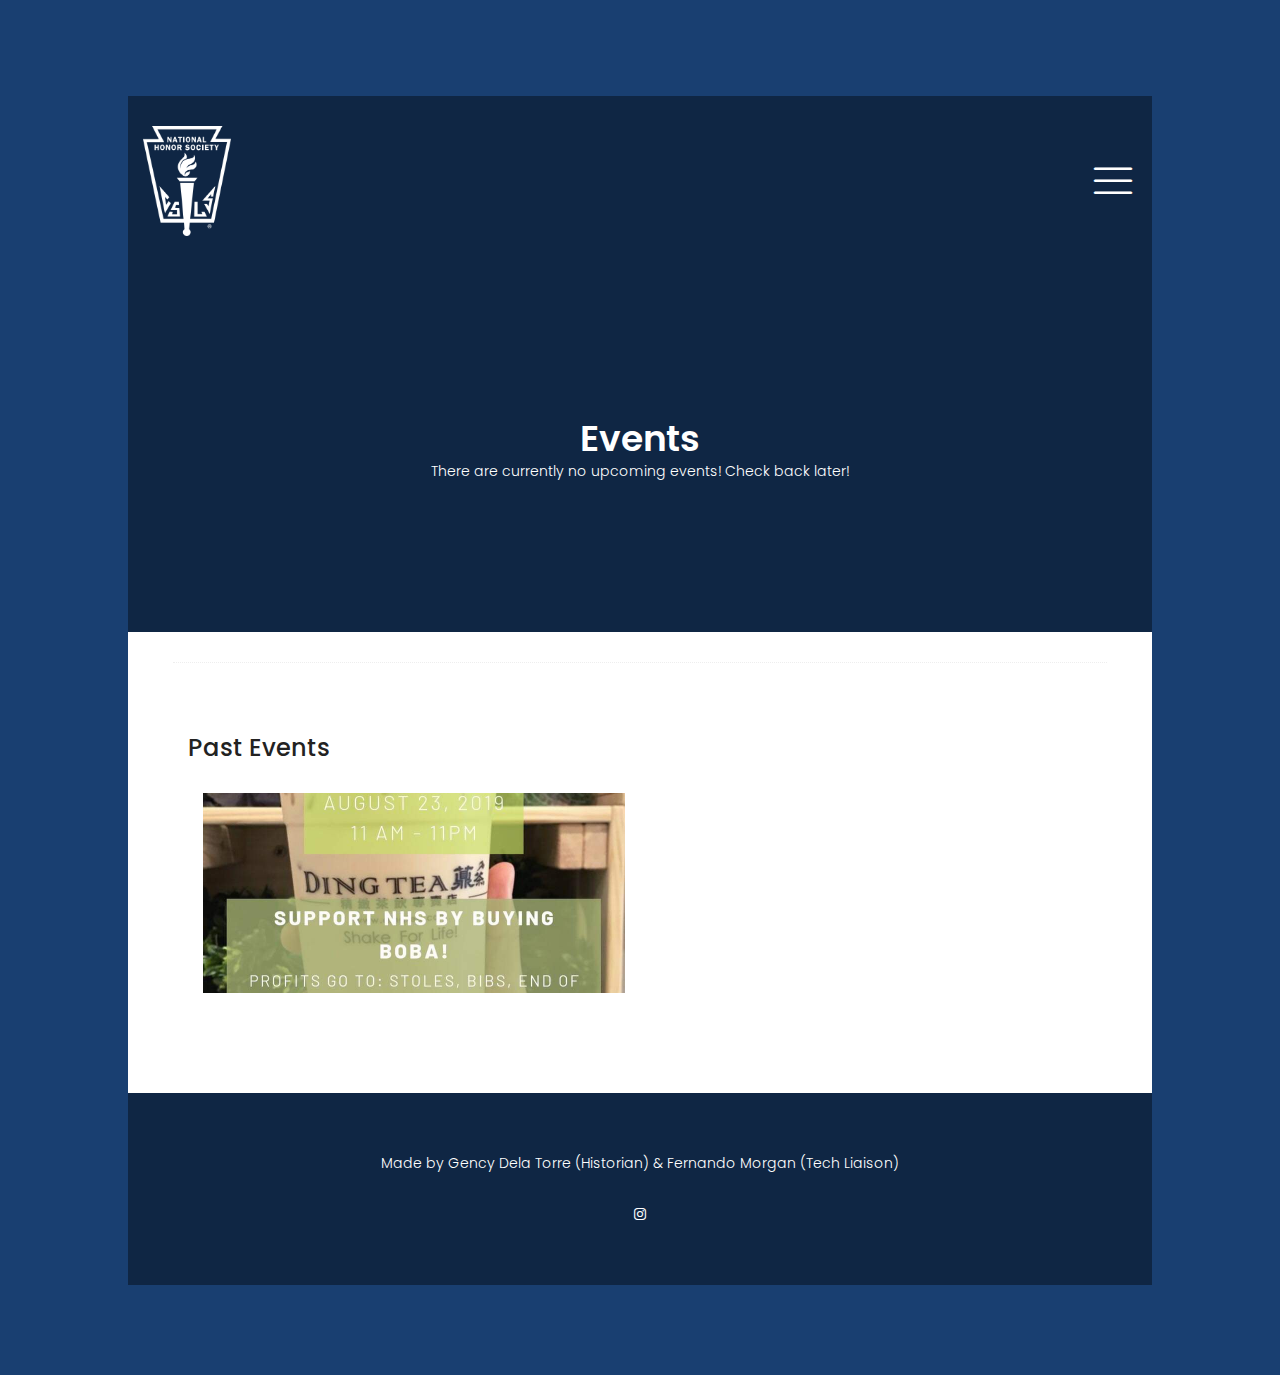
<file: events.html>
<!DOCTYPE html>
<html lang="zxx" class="no-js">
<head>
	<!-- Mobile Specific Meta -->
	<meta name="viewport" content="width=device-width, initial-scale=1, shrink-to-fit=no">
	<!-- Favicon-->
	<link rel="shortcut icon" href="img/logo_nhs_white.png">
	<!-- Author Meta -->
	<meta name="author" content="Gency and Fernando">
	<!-- Meta Description -->
	<meta name="description" content="Savanna NHS">
	<!-- Meta Keyword -->
	<meta name="keywords" content="Savanna National Honor Society">
	<!-- meta character set -->
	<meta charset="UTF-8">
	<!-- Site Title -->
	<title>Savanna NHS</title>

	<link href="https://fonts.googleapis.com/css?family=Poppins:300,500,600" rel="stylesheet">
		<!--
		CSS
		============================================= -->
		<link rel="stylesheet" href="css/linearicons.css">
		<link rel="stylesheet" href="css/font-awesome.min.css">
		<link rel="stylesheet" href="css/nice-select.css">
		<link rel="stylesheet" href="css/magnific-popup.css">
		<link rel="stylesheet" href="css/bootstrap.css">
		<link rel="stylesheet" href="css/main.css">
	</head>
	<body>
		<div class="main-wrapper-first">
			<header>
				<div class="container">
					<div class="header-wrap">
						<div class="header-top d-flex justify-content-between align-items-center">
							<div class="logo">
								<img src="img/logo_nhs_white.png" alt="" style="width:88px;height:110px;">
							</div>
							<div class="main-menubar d-flex align-items-center">
								<nav class="hide">
										<a href="index.html">Home</a>
										<a href="agenda.html">Agenda</a>
										<a href="events.html">Events</a>
										<a href="links.html">Useful Links</a>	
								</nav>
								<div class="menu-bar"><span class="lnr lnr-menu"></span></div>
							</div>
						</div>
					</div>
				</div>
			</header>
		</div>
		<div class="main-wrapper">
			<div class="banner-area pt-150 pb-150">
				<div class="container">
					<div class="row justify-content-center generic-height align-items-center">
						<div class="col-lg-8">
							<div class="banner-content text-center">
								<h1 class="text-white">Events</h1>
								<span class="text-white top">There are currently no upcoming events! Check back later!</span>
							</div>
						</div>
					</div>
				</div>
			</div>
			<div class="white-bg">
					<div class="container">
					<div class="section-top-border">
							<h3>Past Events</h3>
							<div class="row gallery-item">
								<div class="col-md-6">
									<a href="img/events/8.23.jpg" class="img-pop-up"><div class="single-gallery-image" style="background: url(img/events/8.23.jpg);"></div></a>
								</div>
							</div>
						</div>
					</div>
				</div>
			<!-- NOTE TO SELF MAKE SURE I ADD PAST EVENTS SUCH AS BOBA AND CLUB RUSH STUFF OK COOL-->
			<!-- Start Generic Feature Area 
			<section class="featured-area">
				<div class="container">
					<div class="row">
						<div class="col-md-4 col-sm-12 single-feature pt-80 pb-80 d-flex flex-row">
							<img class="img-fluid" src="img/p1.jpg" alt="">
							<div class="desc">
								<h2>Fresh Arrivals</h2>
								<p>
									Here, I focus on a range of items and features that we use in life without giving them a  thought. such as Coca Cola.
								</p>
								<a class="text-uppercase" href="#">Learn Details</a>
							</div>
						</div>
						<div class="col-md-4 col-sm-12 single-feature pt-80 pb-80 d-flex flex-row">
							<img src="img/p2.jpg" alt="">
							<div class="desc">
								<h2>Online Store</h2>
								<p>
									Here, I focus on a range of items and features that we use in life without giving them a  thought. such as Coca Cola.
								</p>
								<a class="text-uppercase" href="#">Learn Details</a>
							</div>
						</div>
						<div class="col-md-4 col-sm-12 single-feature pt-80 pb-80 d-flex flex-row">
							<img src="img/p3.jpg" alt="">
							<div class="desc">
								<h2>Fresh Arrivals</h2>
								<p>
									Here, I focus on a range of items and features that we use in life without giving them a  thought. such as Coca Cola.
								</p>
								<a class="text-uppercase" href="#">Learn Details</a>
							</div>
						</div>
					</div>
				</div>
			</section>
			End Feature Area 

			About Generic Start 
			<section class="about-generic-area pt-60 pb-60">
				<div class="container border-top-generic p-40">
					<h3 class="about-title mb-70">Elaboration about Generic Page</h3>
					<div class="row">
						<div class="col-md-12">
							<div class="img-text">
								<img src="img/a.jpg" alt="" class="img-fluid float-left mr-20 mb-20">
								<p>Recently, the US Federal government banned online casinos from operating in America by making it illegal to transfer money to them through any US bank or payment system. As a result of this law, most of the popular online casino networks such as Party Gaming and PlayTech left the United States. Overnight, online casino players found themselves being chased by the Federal government. But, after a fortnight, the online casino industry came up with a solution and new online casinos started taking root. These began to operate under a different business umbrella, and by doing that, rendered the transfer of money to and from them legal. A major part of this was enlisting electronic banking systems that would accept this new clarification and start doing business with me. Listed in this article are the electronic banking systems that accept players from the United States that wish to play in online casinos.</p>
							</div>
						</div>
						<div class="col-lg-12">
							<p>Recently, the US Federal government banned online casinos from operating in America by making it illegal to transfer money to them through any US bank or payment system. As a result of this law, most of the popular online casino networks such as Party Gaming and PlayTech left the United States. Overnight, online casino players found themselves being chased by the Federal government. But, after a fortnight, the online casino industry came up with a solution and new online casinos started taking root. These began to operate under a different business umbrella, and by doing that, rendered the transfer of money to and from them legal. A major part of this was enlisting electronic banking systems that would accept this new clarification and start doing business with me. Listed in this article are the electronic banking systems that accept players from the United States that wish to play in online casinos.</p>
						</div>
						<div class="col-lg-12">
							<p>Recently, the US Federal government banned online casinos from operating in America by making it illegal to transfer money to them through any US bank or payment system. As a result of this law, most of the popular online casino networks such as Party Gaming and PlayTech left the United States. Overnight, online casino players found themselves being chased by the Federal government. But, after a fortnight, the online casino industry came up with a solution and new online casinos started taking root. These began to operate under a different business umbrella, and by doing that, rendered the transfer of money to and from them legal. A major part of this was enlisting electronic banking systems that would accept this new clarification and start doing business with me. Listed in this article are the electronic banking systems that accept players from the United States that wish to play in online casinos.</p>
						</div>
						<div class="col-md-12">
							<div class="img-text">
								<img src="img/a2.jpg" alt="" class="img-fluid float-left mr-20 mb-20">
								<p>Recently, the US Federal government banned online casinos from operating in America by making it illegal to transfer money to them through any US bank or payment system. As a result of this law, most of the popular online casino networks such as Party Gaming and PlayTech left the United States. Overnight, online casino players found themselves being chased by the Federal government. But, after a fortnight, the online casino industry came up with a solution and new online casinos started taking root. These began to operate under a different business umbrella, and by doing that, rendered the transfer of money to and from them legal. A major part of this was enlisting electronic banking systems that would accept this new clarification and start doing business with me. Listed in this article are the electronic banking systems that accept players from the United States that wish to play in online casinos.</p>
							</div>
						</div>
					</div>
				</div>
			</section>
			End Generic Start 

			Start Generic Special offer Area 
			<section class="special-offer-area">
				<div class="container-fluid">
					<div class="row">
						<div class="col-md-6 text-center offer-left">
							<div class="offer_desc p-20">
								<h2>Mountainå Maniac</h2>
								<p>
									LCD screens are uniquely modern in style, and the liquid crystals that make them work have allowed humanity to create slimmer, more portable technology than we’ve ever had access to before.
								</p>
							</div>
						</div>
						<div class="col-md-6 text-center offer-right">
							<div class="offer_desc p-20">
								<h2>Foggy Mountain</h2>
								<p>
									LCD screens are uniquely modern in style, and the liquid crystals that make them work have allowed humanity to create slimmer, more portable technology than we’ve ever had access to before.
								</p>
							</div>
						</div>
					</div>
				</div>
			</section>
			End Generic Special offer Area -->

			<!-- Start footer Area -->
			<footer class="footer-area relative pt-60 pb-60">
					<div class="container">
						<div class="footer-content d-flex flex-column align-items-center">
							<div class="text-center copy-right-text">Made by Gency Dela Torre (Historian) & Fernando Morgan (Tech Liaison)</div>
							<div class="footer-social">
								<a href="https://www.instagram.com/savanna.nhs/"><i class="fa fa-instagram"></i></a>
							</div>
						</div>
					</div>
				</footer>
				<!-- End footer Area -->
		</div>
		<script src="js/vendor/jquery-2.2.4.min.js"></script>
		<script src="https://cdnjs.cloudflare.com/ajax/libs/popper.js/1.11.0/umd/popper.min.js" integrity="sha384-b/U6ypiBEHpOf/4+1nzFpr53nxSS+GLCkfwBdFNTxtclqqenISfwAzpKaMNFNmj4" crossorigin="anonymous"></script>
		<script src="js/vendor/bootstrap.min.js"></script>
		<script src="js/jquery.ajaxchimp.min.js"></script>
		<script src="js/jquery.nice-select.min.js"></script>
		<script src="js/jquery.magnific-popup.min.js"></script>
		<script src="js/main.js"></script>
	</body>
</html>
</file>
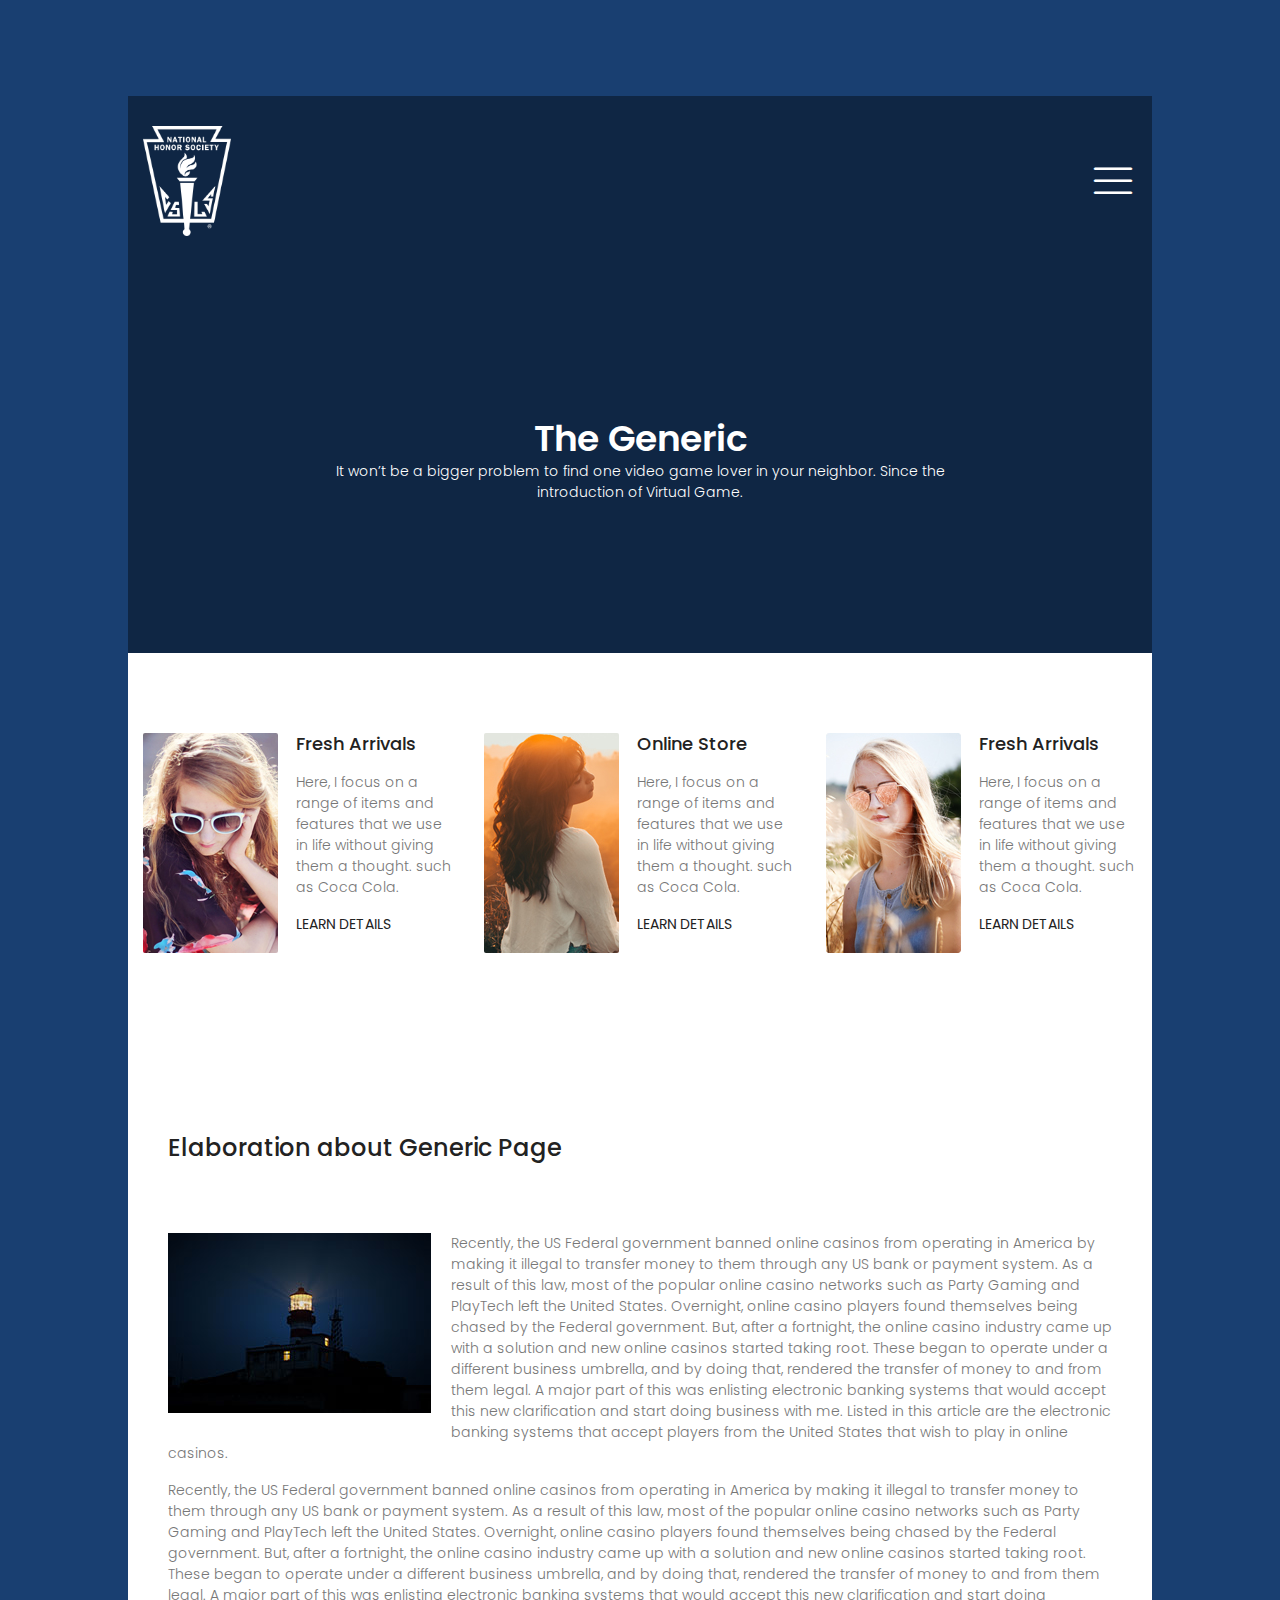
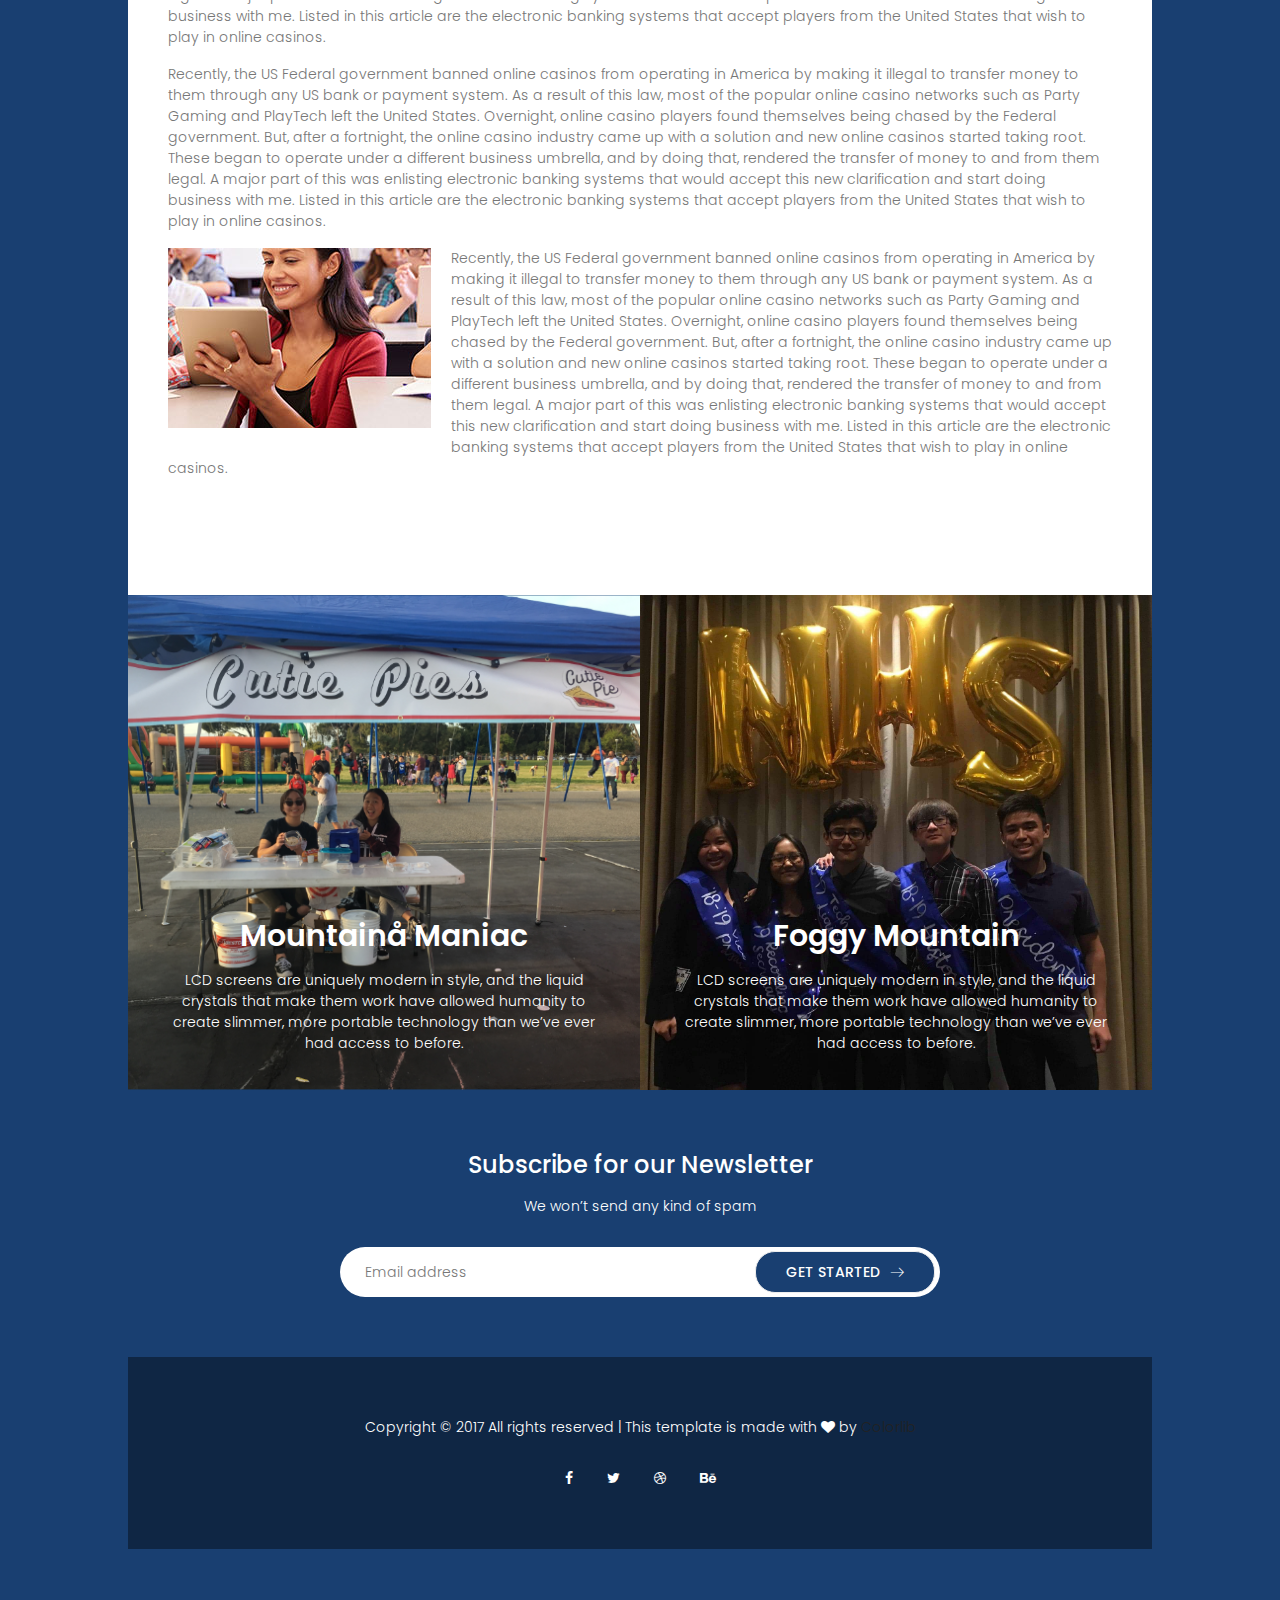
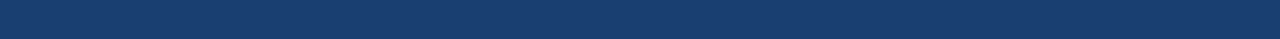
<file: generic.html>
<!DOCTYPE html>
<html lang="zxx" class="no-js">
<head>
	<!-- Mobile Specific Meta -->
	<meta name="viewport" content="width=device-width, initial-scale=1, shrink-to-fit=no">
	<!-- Favicon-->
	<link rel="shortcut icon" href="img/logo_nhs_white.png">
	<!-- Author Meta -->
	<meta name="author" content="Gency and Fernando">
	<!-- Meta Description -->
	<meta name="description" content="Savanna NHS">
	<!-- Meta Keyword -->
	<meta name="keywords" content="Savanna National Honor Society">
	<!-- meta character set -->
	<meta charset="UTF-8">
	<!-- Site Title -->
	<title>Savanna NHS</title>

	<link href="https://fonts.googleapis.com/css?family=Poppins:300,500,600" rel="stylesheet">
		<!--
		CSS
		============================================= -->
		<link rel="stylesheet" href="css/linearicons.css">
		<link rel="stylesheet" href="css/font-awesome.min.css">
		<link rel="stylesheet" href="css/nice-select.css">
		<link rel="stylesheet" href="css/magnific-popup.css">
		<link rel="stylesheet" href="css/bootstrap.css">
		<link rel="stylesheet" href="css/main.css">
	</head>
	<body>
		<div class="main-wrapper-first">
			<header>
				<div class="container">
					<div class="header-wrap">
						<div class="header-top d-flex justify-content-between align-items-center">
							<div class="logo">
								<img src="img/logo_nhs_white.png" alt="" style="width:88px;height:110px;">
							</div>
							<div class="main-menubar d-flex align-items-center">
								<nav class="hide">
									<a href="index.html">Home</a>
									<a href="generic.html">Generic</a>
									<a href="elements.html">Elements</a>
								</nav>
								<div class="menu-bar"><span class="lnr lnr-menu"></span></div>
							</div>
						</div>
					</div>
				</div>
			</header>
		</div>
		<div class="main-wrapper">
			<div class="banner-area pt-150 pb-150">
				<div class="container">
					<div class="row justify-content-center generic-height align-items-center">
						<div class="col-lg-8">
							<div class="banner-content text-center">
								<h1 class="text-white">The Generic</h1>
								<span class="text-white top">It won’t be a bigger problem to find one video game lover in your neighbor. Since the introduction of Virtual Game.</span>
							</div>
						</div>
					</div>
				</div>
			</div>

			<!-- Start Generic Feature Area -->
			<section class="featured-area">
				<div class="container">
					<div class="row">
						<div class="col-md-4 col-sm-12 single-feature pt-80 pb-80 d-flex flex-row">
							<img class="img-fluid" src="img/p1.jpg" alt="">
							<div class="desc">
								<h2>Fresh Arrivals</h2>
								<p>
									Here, I focus on a range of items and features that we use in life without giving them a  thought. such as Coca Cola.
								</p>
								<a class="text-uppercase" href="#">Learn Details</a>
							</div>
						</div>
						<div class="col-md-4 col-sm-12 single-feature pt-80 pb-80 d-flex flex-row">
							<img src="img/p2.jpg" alt="">
							<div class="desc">
								<h2>Online Store</h2>
								<p>
									Here, I focus on a range of items and features that we use in life without giving them a  thought. such as Coca Cola.
								</p>
								<a class="text-uppercase" href="#">Learn Details</a>
							</div>
						</div>
						<div class="col-md-4 col-sm-12 single-feature pt-80 pb-80 d-flex flex-row">
							<img src="img/p3.jpg" alt="">
							<div class="desc">
								<h2>Fresh Arrivals</h2>
								<p>
									Here, I focus on a range of items and features that we use in life without giving them a  thought. such as Coca Cola.
								</p>
								<a class="text-uppercase" href="#">Learn Details</a>
							</div>
						</div>
					</div>
				</div>
			</section>
			<!-- End Feature Area -->

			<!-- About Generic Start -->
			<section class="about-generic-area pt-60 pb-60">
				<div class="container border-top-generic p-40">
					<h3 class="about-title mb-70">Elaboration about Generic Page</h3>
					<div class="row">
						<div class="col-md-12">
							<div class="img-text">
								<img src="img/a.jpg" alt="" class="img-fluid float-left mr-20 mb-20">
								<p>Recently, the US Federal government banned online casinos from operating in America by making it illegal to transfer money to them through any US bank or payment system. As a result of this law, most of the popular online casino networks such as Party Gaming and PlayTech left the United States. Overnight, online casino players found themselves being chased by the Federal government. But, after a fortnight, the online casino industry came up with a solution and new online casinos started taking root. These began to operate under a different business umbrella, and by doing that, rendered the transfer of money to and from them legal. A major part of this was enlisting electronic banking systems that would accept this new clarification and start doing business with me. Listed in this article are the electronic banking systems that accept players from the United States that wish to play in online casinos.</p>
							</div>
						</div>
						<div class="col-lg-12">
							<p>Recently, the US Federal government banned online casinos from operating in America by making it illegal to transfer money to them through any US bank or payment system. As a result of this law, most of the popular online casino networks such as Party Gaming and PlayTech left the United States. Overnight, online casino players found themselves being chased by the Federal government. But, after a fortnight, the online casino industry came up with a solution and new online casinos started taking root. These began to operate under a different business umbrella, and by doing that, rendered the transfer of money to and from them legal. A major part of this was enlisting electronic banking systems that would accept this new clarification and start doing business with me. Listed in this article are the electronic banking systems that accept players from the United States that wish to play in online casinos.</p>
						</div>
						<div class="col-lg-12">
							<p>Recently, the US Federal government banned online casinos from operating in America by making it illegal to transfer money to them through any US bank or payment system. As a result of this law, most of the popular online casino networks such as Party Gaming and PlayTech left the United States. Overnight, online casino players found themselves being chased by the Federal government. But, after a fortnight, the online casino industry came up with a solution and new online casinos started taking root. These began to operate under a different business umbrella, and by doing that, rendered the transfer of money to and from them legal. A major part of this was enlisting electronic banking systems that would accept this new clarification and start doing business with me. Listed in this article are the electronic banking systems that accept players from the United States that wish to play in online casinos.</p>
						</div>
						<div class="col-md-12">
							<div class="img-text">
								<img src="img/a2.jpg" alt="" class="img-fluid float-left mr-20 mb-20">
								<p>Recently, the US Federal government banned online casinos from operating in America by making it illegal to transfer money to them through any US bank or payment system. As a result of this law, most of the popular online casino networks such as Party Gaming and PlayTech left the United States. Overnight, online casino players found themselves being chased by the Federal government. But, after a fortnight, the online casino industry came up with a solution and new online casinos started taking root. These began to operate under a different business umbrella, and by doing that, rendered the transfer of money to and from them legal. A major part of this was enlisting electronic banking systems that would accept this new clarification and start doing business with me. Listed in this article are the electronic banking systems that accept players from the United States that wish to play in online casinos.</p>
							</div>
						</div>
					</div>
				</div>
			</section>
			<!-- End Generic Start -->

			<!-- Start Generic Special offer Area -->
			<section class="special-offer-area">
				<div class="container-fluid">
					<div class="row">
						<div class="col-md-6 text-center offer-left">
							<div class="offer_desc p-20">
								<h2>Mountainå Maniac</h2>
								<p>
									LCD screens are uniquely modern in style, and the liquid crystals that make them work have allowed humanity to create slimmer, more portable technology than we’ve ever had access to before.
								</p>
							</div>
						</div>
						<div class="col-md-6 text-center offer-right">
							<div class="offer_desc p-20">
								<h2>Foggy Mountain</h2>
								<p>
									LCD screens are uniquely modern in style, and the liquid crystals that make them work have allowed humanity to create slimmer, more portable technology than we’ve ever had access to before.
								</p>
							</div>
						</div>
					</div>
				</div>
			</section>
			<!-- End Generic Special offer Area -->

			<!-- Newsletter Area -->
			<section class="newsletter-area pt-60 pb-60">
				<div class="container">
					<div class="row justify-content-center align-items-center">
						<div class="text-center">
							<h3 class="text-white">Subscribe for our Newsletter</h3>
							<p>We won’t send any kind of spam</p>
							<div class="subcribe-form" id="mc_embed_signup">
								<form target="_blank" novalidate action="https://spondonit.us12.list-manage.com/subscribe/post?u=1462626880ade1ac87bd9c93a&id=92a4423d01" method="get" class="subscription relative">
										<input type="email" name="EMAIL" placeholder="Email address" onfocus="this.placeholder = ''" onblur="this.placeholder = 'Email address'" required>
										<div style="position: absolute; left: -5000px;">
											<input type="text" name="b_36c4fd991d266f23781ded980_aefe40901a" tabindex="-1" value="">
										</div>
										<button class="primary-btn hover d-inline-flex align-items-center"><span class="mr-10">Get Started</span><span class="lnr lnr-arrow-right"></span></button>
										<div class="info"></div>
								</form>
							</div>
						</div>
					</div>
				</div>
			</section>
			<!-- End Newsletter Area -->

			<!-- Start footer Area -->
			<footer class="footer-area pt-60 pb-60">
				<div class="container">
					<div class="footer-content d-flex flex-column align-items-center">
						<div class="text-center copy-right-text">Copyright &copy; 2017 All rights reserved   |   This template is made with <i class="fa fa-heart"></i> by <a href="https://colorlib.com">Colorlib</a></div>
						<div class="footer-social">
							<a href="#"><i class="fa fa-facebook"></i></a>
							<a href="#"><i class="fa fa-twitter"></i></a>
							<a href="#"><i class="fa fa-dribbble"></i></a>
							<a href="#"><i class="fa fa-behance"></i></a>
						</div>
					</div>
				</div>
			</footer>
			<!-- End footer Area -->
		</div>
		<script src="js/vendor/jquery-2.2.4.min.js"></script>
		<script src="https://cdnjs.cloudflare.com/ajax/libs/popper.js/1.11.0/umd/popper.min.js" integrity="sha384-b/U6ypiBEHpOf/4+1nzFpr53nxSS+GLCkfwBdFNTxtclqqenISfwAzpKaMNFNmj4" crossorigin="anonymous"></script>
		<script src="js/vendor/bootstrap.min.js"></script>
		<script src="js/jquery.ajaxchimp.min.js"></script>
		<script src="js/jquery.nice-select.min.js"></script>
		<script src="js/jquery.magnific-popup.min.js"></script>
		<script src="js/main.js"></script>
	</body>
</html>
</file>
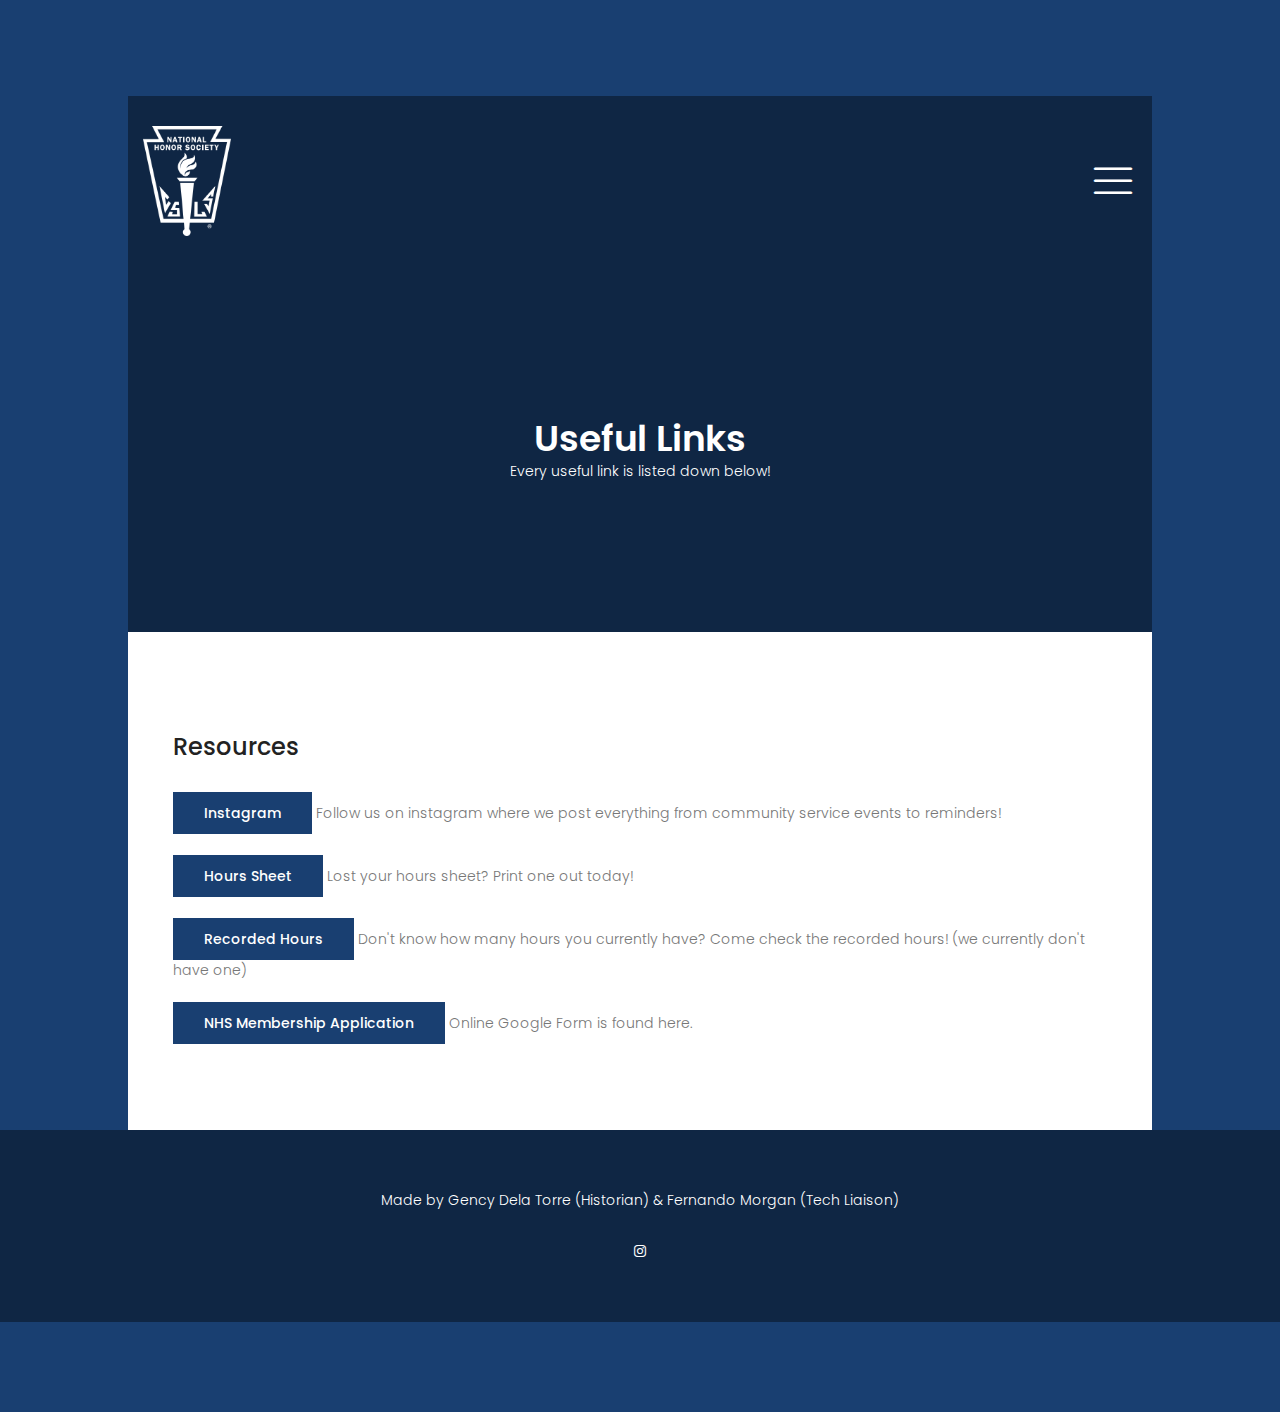
<file: links.html>
<!DOCTYPE html>
<html lang="zxx" class="no-js">
<head>
	<!-- Mobile Specific Meta -->
	<meta name="viewport" content="width=device-width, initial-scale=1, shrink-to-fit=no">
	<!-- Favicon-->
	<link rel="shortcut icon" href="img/logo_nhs_white.png">
	<!-- Author Meta -->
	<meta name="author" content="Gency and Fernando">
	<!-- Meta Description -->
	<meta name="description" content="Savanna NHS">
	<!-- Meta Keyword -->
	<meta name="keywords" content="Savanna National Honor Society">
	<!-- meta character set -->
	<meta charset="UTF-8">
	<!-- Site Title -->
	<title>Savanna NHS</title>

	<link href="https://fonts.googleapis.com/css?family=Poppins:300,500,600" rel="stylesheet">
		<!--
		CSS
		============================================= -->
		<link rel="stylesheet" href="css/linearicons.css">
		<link rel="stylesheet" href="css/font-awesome.min.css">
		<link rel="stylesheet" href="css/nice-select.css">
		<link rel="stylesheet" href="css/magnific-popup.css">
		<link rel="stylesheet" href="css/bootstrap.css">
		<link rel="stylesheet" href="css/main.css">
	</head>
	<body>
		<div class="main-wrapper-first">
			<header>
				<div class="container">
					<div class="header-wrap">
						<div class="header-top d-flex justify-content-between align-items-center">
							<div class="logo">
								<img src="img/logo_nhs_white.png" alt="" style="width:88px;height:110px;">
							</div>
							<div class="main-menubar d-flex align-items-center">
								<nav class="hide">
										<a href="index.html">Home</a>
										<a href="agenda.html">Agenda</a>
										<a href="events.html">Events</a>
										<a href="links.html">Useful Links</a>
								</nav>
								<div class="menu-bar"><span class="lnr lnr-menu"></span></div>
							</div>
						</div>
					</div>
				</div>
			</header>
		</div>
		<div class="main-wrapper">
			<div class="banner-area pt-150 pb-150">
				<div class="container">
					<div class="row justify-content-center generic-height align-items-center">
						<div class="col-lg-8">
							<div class="banner-content text-center">
								<h1 class="text-white">Useful Links</h1>
								<span class="text-white top">Every useful link is listed down below!</span>
							</div>
						</div>
					</div>
				</div>
			</div>
		</div>

			<div class="main-wrapper">
				<div class="elements-main-wrapper">
					<!-- Start Sample Area -->
					<section class="sample-text-area">
						<div class="container">
							<h3 class="text-heading">Resources</h3>
							<p class="sample-text">
								<a href="https://www.instagram.com/savanna.nhs/" class="genric-btn primary">Instagram</a>
								Follow us on instagram where we post everything from community service events to reminders!
								<br><br><a href="https://drive.google.com/file/d/18gAIjG0evbww-i6yLmfURDBiZZlqFARy/view?usp=sharing" class="genric-btn primary">Hours Sheet</a>
								Lost your hours sheet? Print one out today!
								<br><br><a href="#" class="genric-btn primary">Recorded Hours</a>
								Don't know how many hours you currently have? Come check the recorded hours! (we currently don't have one)
								<br><br><a href="https://docs.google.com/forms/d/e/1FAIpQLSc3CX8-lQb-qq17kJsAwGdt8T0Id2bfZAi3xbe4iU800mycZQ/viewform?vc=0&c=0&w=1" class="genric-btn primary">NHS Membership Application</a>
								Online Google Form is found here.
							</p>
							
						</div>
					</section>
				</div>
			</div>
	

			<!-- Start footer Area -->
			<footer class="footer-area relative pt-60 pb-60">
					<div class="container">
						<div class="footer-content d-flex flex-column align-items-center">
							<div class="text-center copy-right-text">Made by Gency Dela Torre (Historian) & Fernando Morgan (Tech Liaison)</div>
							<div class="footer-social">
								<a href="https://www.instagram.com/savanna.nhs/"><i class="fa fa-instagram"></i></a>
							</div>
						</div>
					</div>
				</footer>
				<!-- End footer Area -->
		</div>
		<script src="js/vendor/jquery-2.2.4.min.js"></script>
		<script src="https://cdnjs.cloudflare.com/ajax/libs/popper.js/1.11.0/umd/popper.min.js" integrity="sha384-b/U6ypiBEHpOf/4+1nzFpr53nxSS+GLCkfwBdFNTxtclqqenISfwAzpKaMNFNmj4" crossorigin="anonymous"></script>
		<script src="js/vendor/bootstrap.min.js"></script>
		<script src="js/jquery.ajaxchimp.min.js"></script>
		<script src="js/jquery.nice-select.min.js"></script>
		<script src="js/jquery.magnific-popup.min.js"></script>
		<script src="js/main.js"></script>
	</body>
</html>
</file>
<file: css/linearicons.css>
@font-face {
	font-family: 'Linearicons-Free';
	src:url('../fonts/Linearicons-Free.eot?w118d');
	src:url('../fonts/Linearicons-Free.eot?#iefixw118d') format('embedded-opentype'),
		url('../fonts/Linearicons-Free.woff2?w118d') format('woff2'),
		url('../fonts/Linearicons-Free.woff?w118d') format('woff'),
		url('../fonts/Linearicons-Free.ttf?w118d') format('truetype'),
		url('../fonts/Linearicons-Free.svg?w118d#Linearicons-Free') format('svg');
	font-weight: normal;
	font-style: normal;
}

.lnr {
	font-family: 'Linearicons-Free';
	speak: none;
	font-style: normal;
	font-weight: normal;
	font-variant: normal;
	text-transform: none;
	line-height: 1;

	/* Better Font Rendering =========== */
	-webkit-font-smoothing: antialiased;
	-moz-osx-font-smoothing: grayscale;
}

.lnr-home:before {
	content: "\e800";
}
.lnr-apartment:before {
	content: "\e801";
}
.lnr-pencil:before {
	content: "\e802";
}
.lnr-magic-wand:before {
	content: "\e803";
}
.lnr-drop:before {
	content: "\e804";
}
.lnr-lighter:before {
	content: "\e805";
}
.lnr-poop:before {
	content: "\e806";
}
.lnr-sun:before {
	content: "\e807";
}
.lnr-moon:before {
	content: "\e808";
}
.lnr-cloud:before {
	content: "\e809";
}
.lnr-cloud-upload:before {
	content: "\e80a";
}
.lnr-cloud-download:before {
	content: "\e80b";
}
.lnr-cloud-sync:before {
	content: "\e80c";
}
.lnr-cloud-check:before {
	content: "\e80d";
}
.lnr-database:before {
	content: "\e80e";
}
.lnr-lock:before {
	content: "\e80f";
}
.lnr-cog:before {
	content: "\e810";
}
.lnr-trash:before {
	content: "\e811";
}
.lnr-dice:before {
	content: "\e812";
}
.lnr-heart:before {
	content: "\e813";
}
.lnr-star:before {
	content: "\e814";
}
.lnr-star-half:before {
	content: "\e815";
}
.lnr-star-empty:before {
	content: "\e816";
}
.lnr-flag:before {
	content: "\e817";
}
.lnr-envelope:before {
	content: "\e818";
}
.lnr-paperclip:before {
	content: "\e819";
}
.lnr-inbox:before {
	content: "\e81a";
}
.lnr-eye:before {
	content: "\e81b";
}
.lnr-printer:before {
	content: "\e81c";
}
.lnr-file-empty:before {
	content: "\e81d";
}
.lnr-file-add:before {
	content: "\e81e";
}
.lnr-enter:before {
	content: "\e81f";
}
.lnr-exit:before {
	content: "\e820";
}
.lnr-graduation-hat:before {
	content: "\e821";
}
.lnr-license:before {
	content: "\e822";
}
.lnr-music-note:before {
	content: "\e823";
}
.lnr-film-play:before {
	content: "\e824";
}
.lnr-camera-video:before {
	content: "\e825";
}
.lnr-camera:before {
	content: "\e826";
}
.lnr-picture:before {
	content: "\e827";
}
.lnr-book:before {
	content: "\e828";
}
.lnr-bookmark:before {
	content: "\e829";
}
.lnr-user:before {
	content: "\e82a";
}
.lnr-users:before {
	content: "\e82b";
}
.lnr-shirt:before {
	content: "\e82c";
}
.lnr-store:before {
	content: "\e82d";
}
.lnr-cart:before {
	content: "\e82e";
}
.lnr-tag:before {
	content: "\e82f";
}
.lnr-phone-handset:before {
	content: "\e830";
}
.lnr-phone:before {
	content: "\e831";
}
.lnr-pushpin:before {
	content: "\e832";
}
.lnr-map-marker:before {
	content: "\e833";
}
.lnr-map:before {
	content: "\e834";
}
.lnr-location:before {
	content: "\e835";
}
.lnr-calendar-full:before {
	content: "\e836";
}
.lnr-keyboard:before {
	content: "\e837";
}
.lnr-spell-check:before {
	content: "\e838";
}
.lnr-screen:before {
	content: "\e839";
}
.lnr-smartphone:before {
	content: "\e83a";
}
.lnr-tablet:before {
	content: "\e83b";
}
.lnr-laptop:before {
	content: "\e83c";
}
.lnr-laptop-phone:before {
	content: "\e83d";
}
.lnr-power-switch:before {
	content: "\e83e";
}
.lnr-bubble:before {
	content: "\e83f";
}
.lnr-heart-pulse:before {
	content: "\e840";
}
.lnr-construction:before {
	content: "\e841";
}
.lnr-pie-chart:before {
	content: "\e842";
}
.lnr-chart-bars:before {
	content: "\e843";
}
.lnr-gift:before {
	content: "\e844";
}
.lnr-diamond:before {
	content: "\e845";
}
.lnr-linearicons:before {
	content: "\e846";
}
.lnr-dinner:before {
	content: "\e847";
}
.lnr-coffee-cup:before {
	content: "\e848";
}
.lnr-leaf:before {
	content: "\e849";
}
.lnr-paw:before {
	content: "\e84a";
}
.lnr-rocket:before {
	content: "\e84b";
}
.lnr-briefcase:before {
	content: "\e84c";
}
.lnr-bus:before {
	content: "\e84d";
}
.lnr-car:before {
	content: "\e84e";
}
.lnr-train:before {
	content: "\e84f";
}
.lnr-bicycle:before {
	content: "\e850";
}
.lnr-wheelchair:before {
	content: "\e851";
}
.lnr-select:before {
	content: "\e852";
}
.lnr-earth:before {
	content: "\e853";
}
.lnr-smile:before {
	content: "\e854";
}
.lnr-sad:before {
	content: "\e855";
}
.lnr-neutral:before {
	content: "\e856";
}
.lnr-mustache:before {
	content: "\e857";
}
.lnr-alarm:before {
	content: "\e858";
}
.lnr-bullhorn:before {
	content: "\e859";
}
.lnr-volume-high:before {
	content: "\e85a";
}
.lnr-volume-medium:before {
	content: "\e85b";
}
.lnr-volume-low:before {
	content: "\e85c";
}
.lnr-volume:before {
	content: "\e85d";
}
.lnr-mic:before {
	content: "\e85e";
}
.lnr-hourglass:before {
	content: "\e85f";
}
.lnr-undo:before {
	content: "\e860";
}
.lnr-redo:before {
	content: "\e861";
}
.lnr-sync:before {
	content: "\e862";
}
.lnr-history:before {
	content: "\e863";
}
.lnr-clock:before {
	content: "\e864";
}
.lnr-download:before {
	content: "\e865";
}
.lnr-upload:before {
	content: "\e866";
}
.lnr-enter-down:before {
	content: "\e867";
}
.lnr-exit-up:before {
	content: "\e868";
}
.lnr-bug:before {
	content: "\e869";
}
.lnr-code:before {
	content: "\e86a";
}
.lnr-link:before {
	content: "\e86b";
}
.lnr-unlink:before {
	content: "\e86c";
}
.lnr-thumbs-up:before {
	content: "\e86d";
}
.lnr-thumbs-down:before {
	content: "\e86e";
}
.lnr-magnifier:before {
	content: "\e86f";
}
.lnr-cross:before {
	content: "\e870";
}
.lnr-menu:before {
	content: "\e871";
}
.lnr-list:before {
	content: "\e872";
}
.lnr-chevron-up:before {
	content: "\e873";
}
.lnr-chevron-down:before {
	content: "\e874";
}
.lnr-chevron-left:before {
	content: "\e875";
}
.lnr-chevron-right:before {
	content: "\e876";
}
.lnr-arrow-up:before {
	content: "\e877";
}
.lnr-arrow-down:before {
	content: "\e878";
}
.lnr-arrow-left:before {
	content: "\e879";
}
.lnr-arrow-right:before {
	content: "\e87a";
}
.lnr-move:before {
	content: "\e87b";
}
.lnr-warning:before {
	content: "\e87c";
}
.lnr-question-circle:before {
	content: "\e87d";
}
.lnr-menu-circle:before {
	content: "\e87e";
}
.lnr-checkmark-circle:before {
	content: "\e87f";
}
.lnr-cross-circle:before {
	content: "\e880";
}
.lnr-plus-circle:before {
	content: "\e881";
}
.lnr-circle-minus:before {
	content: "\e882";
}
.lnr-arrow-up-circle:before {
	content: "\e883";
}
.lnr-arrow-down-circle:before {
	content: "\e884";
}
.lnr-arrow-left-circle:before {
	content: "\e885";
}
.lnr-arrow-right-circle:before {
	content: "\e886";
}
.lnr-chevron-up-circle:before {
	content: "\e887";
}
.lnr-chevron-down-circle:before {
	content: "\e888";
}
.lnr-chevron-left-circle:before {
	content: "\e889";
}
.lnr-chevron-right-circle:before {
	content: "\e88a";
}
.lnr-crop:before {
	content: "\e88b";
}
.lnr-frame-expand:before {
	content: "\e88c";
}
.lnr-frame-contract:before {
	content: "\e88d";
}
.lnr-layers:before {
	content: "\e88e";
}
.lnr-funnel:before {
	content: "\e88f";
}
.lnr-text-format:before {
	content: "\e890";
}
.lnr-text-format-remove:before {
	content: "\e891";
}
.lnr-text-size:before {
	content: "\e892";
}
.lnr-bold:before {
	content: "\e893";
}
.lnr-italic:before {
	content: "\e894";
}
.lnr-underline:before {
	content: "\e895";
}
.lnr-strikethrough:before {
	content: "\e896";
}
.lnr-highlight:before {
	content: "\e897";
}
.lnr-text-align-left:before {
	content: "\e898";
}
.lnr-text-align-center:before {
	content: "\e899";
}
.lnr-text-align-right:before {
	content: "\e89a";
}
.lnr-text-align-justify:before {
	content: "\e89b";
}
.lnr-line-spacing:before {
	content: "\e89c";
}
.lnr-indent-increase:before {
	content: "\e89d";
}
.lnr-indent-decrease:before {
	content: "\e89e";
}
.lnr-pilcrow:before {
	content: "\e89f";
}
.lnr-direction-ltr:before {
	content: "\e8a0";
}
.lnr-direction-rtl:before {
	content: "\e8a1";
}
.lnr-page-break:before {
	content: "\e8a2";
}
.lnr-sort-alpha-asc:before {
	content: "\e8a3";
}
.lnr-sort-amount-asc:before {
	content: "\e8a4";
}
.lnr-hand:before {
	content: "\e8a5";
}
.lnr-pointer-up:before {
	content: "\e8a6";
}
.lnr-pointer-right:before {
	content: "\e8a7";
}
.lnr-pointer-down:before {
	content: "\e8a8";
}
.lnr-pointer-left:before {
	content: "\e8a9";
}
</file>
<file: css/nice-select.css>
.nice-select {
  -webkit-tap-highlight-color: transparent;
  background-color: #fff;
  border-radius: 5px;
  border: solid 1px #e8e8e8;
  box-sizing: border-box;
  clear: both;
  cursor: pointer;
  display: block;
  float: left;
  font-family: inherit;
  font-size: 14px;
  font-weight: normal;
  height: 42px;
  line-height: 40px;
  outline: none;
  padding-left: 18px;
  padding-right: 30px;
  position: relative;
  text-align: left !important;
  -webkit-transition: all 0.2s ease-in-out;
  transition: all 0.2s ease-in-out;
  -webkit-user-select: none;
     -moz-user-select: none;
      -ms-user-select: none;
          user-select: none;
  white-space: nowrap;
  width: auto; }
  .nice-select:hover {
    border-color: #dbdbdb; }
  .nice-select:active, .nice-select.open, .nice-select:focus {
    border-color: #999; }
  .nice-select:after {
    border-bottom: 2px solid #999;
    border-right: 2px solid #999;
    content: '';
    display: block;
    height: 5px;
    margin-top: -4px;
    pointer-events: none;
    position: absolute;
    right: 12px;
    top: 50%;
    -webkit-transform-origin: 66% 66%;
        -ms-transform-origin: 66% 66%;
            transform-origin: 66% 66%;
    -webkit-transform: rotate(45deg);
        -ms-transform: rotate(45deg);
            transform: rotate(45deg);
    -webkit-transition: all 0.15s ease-in-out;
    transition: all 0.15s ease-in-out;
    width: 5px; }
  .nice-select.open:after {
    -webkit-transform: rotate(-135deg);
        -ms-transform: rotate(-135deg);
            transform: rotate(-135deg); }
  .nice-select.open .list {
    opacity: 1;
    pointer-events: auto;
    -webkit-transform: scale(1) translateY(0);
        -ms-transform: scale(1) translateY(0);
            transform: scale(1) translateY(0); }
  .nice-select.disabled {
    border-color: #ededed;
    color: #999;
    pointer-events: none; }
    .nice-select.disabled:after {
      border-color: #cccccc; }
  .nice-select.wide {
    width: 100%; }
    .nice-select.wide .list {
      left: 0 !important;
      right: 0 !important; }
  .nice-select.right {
    float: right; }
    .nice-select.right .list {
      left: auto;
      right: 0; }
  .nice-select.small {
    font-size: 12px;
    height: 36px;
    line-height: 34px; }
    .nice-select.small:after {
      height: 4px;
      width: 4px; }
    .nice-select.small .option {
      line-height: 34px;
      min-height: 34px; }
  .nice-select .list {
    background-color: #fff;
    border-radius: 5px;
    box-shadow: 0 0 0 1px rgba(68, 68, 68, 0.11);
    box-sizing: border-box;
    margin-top: 4px;
    opacity: 0;
    overflow: hidden;
    padding: 0;
    pointer-events: none;
    position: absolute;
    top: 100%;
    left: 0;
    -webkit-transform-origin: 50% 0;
        -ms-transform-origin: 50% 0;
            transform-origin: 50% 0;
    -webkit-transform: scale(0.75) translateY(-21px);
        -ms-transform: scale(0.75) translateY(-21px);
            transform: scale(0.75) translateY(-21px);
    -webkit-transition: all 0.2s cubic-bezier(0.5, 0, 0, 1.25), opacity 0.15s ease-out;
    transition: all 0.2s cubic-bezier(0.5, 0, 0, 1.25), opacity 0.15s ease-out;
    z-index: 9; }
    .nice-select .list:hover .option:not(:hover) {
      background-color: transparent !important; }
  .nice-select .option {
    cursor: pointer;
    font-weight: 400;
    line-height: 40px;
    list-style: none;
    min-height: 40px;
    outline: none;
    padding-left: 18px;
    padding-right: 29px;
    text-align: left;
    -webkit-transition: all 0.2s;
    transition: all 0.2s; }
    .nice-select .option:hover, .nice-select .option.focus, .nice-select .option.selected.focus {
      background-color: #f6f6f6; }
    .nice-select .option.selected {
      font-weight: bold; }
    .nice-select .option.disabled {
      background-color: transparent;
      color: #999;
      cursor: default; }

.no-csspointerevents .nice-select .list {
  display: none; }

.no-csspointerevents .nice-select.open .list {
  display: block; }
</file>
<file: css/main.css>
/*--------------------------- Color variations ----------------------*/
/* Medium Layout: 1280px */
/* Tablet Layout: 768px */
/* Mobile Layout: 320px */
/* Wide Mobile Layout: 480px */
/* =================================== */
/*  Basic Style 
/* =================================== */
::-webkit-input-placeholder {
  /* WebKit, Blink, Edge */
  color: #777777;
  font-weight: 300;
}

:-moz-placeholder {
  /* Mozilla Firefox 4 to 18 */
  color: #777777;
  opacity: 1;
  font-weight: 300;
}

::-moz-placeholder {
  /* Mozilla Firefox 19+ */
  color: #777777;
  opacity: 1;
  font-weight: 300;
}

:-ms-input-placeholder {
  /* Internet Explorer 10-11 */
  color: #777777;
  font-weight: 300;
}

::-ms-input-placeholder {
  /* Microsoft Edge */
  color: #777777;
  font-weight: 300;
}

body {
  color: #777777;
  font-family: "Poppins", sans-serif;
  font-size: 14px;
  font-weight: 300;
  line-height: 1.5em;
  position: relative;
  -webkit-font-smoothing: antialiased;
  -moz-osx-font-smoothing: grayscale;
}


ol, ul {
  margin: 0;
  padding: 0;
  list-style: none;
}

select {
  display: block;
}

figure {
  margin: 0;
}

a {
  -webkit-transition: all 0.3s ease 0s;
  -moz-transition: all 0.3s ease 0s;
  -o-transition: all 0.3s ease 0s;
  transition: all 0.3s ease 0s;
}

a:hover {
  color: #193F71 !important;
}

iframe {
  border: 0;
}

a, a:focus, a:hover {
  text-decoration: none;
  outline: 0;
  color: #222222;
}

.btn.active.focus,
.btn.active:focus,
.btn.focus,
.btn.focus:active,
.btn:active:focus,
.btn:focus {
  text-decoration: none;
  outline: 0;
}

.card-panel {
  margin: 0;
  padding: 60px;
}

/**
 *  Typography
 *
 **/
.btn i, .btn-large i, .btn-floating i, .btn-large i, .btn-flat i {
  font-size: 1em;
  line-height: inherit;
}

.gray-bg {
  background: #f9f9ff;
}

h1, h2, h3,
h4, h5, h6 {
  font-family: "Poppins", sans-serif;
  color: #222222;
  line-height: 1.25em !important;
  margin-bottom: 0;
  margin-top: 0;
  font-weight: 500;
}

.h1, .h2, .h3,
.h4, .h5, .h6 {
  margin-bottom: 0;
  margin-top: 0;
  font-family: "Poppins", sans-serif;
  font-weight: 600;
  color: #222222;
}

h1, .h1 {
  font-size: 36px;
}

h2, .h2 {
  font-size: 30px;
}

h3, .h3 {
  font-size: 24px;
}

h4, .h4 {
  font-size: 18px;
}

h5, .h5 {
  font-size: 16px;
}

h6, .h6 {
  font-size: 14px;
  color: #222222;
}

td, th {
  border-radius: 0px;
}

/**
 * For modern browsers
 * 1. The space content is one way to avoid an Opera bug when the
 *    contenteditable attribute is included anywhere else in the document.
 *    Otherwise it causes space to appear at the top and bottom of elements
 *    that are clearfixed.
 * 2. The use of `table` rather than `block` is only necessary if using
 *    `:before` to contain the top-margins of child elements.
 */
.clear::before, .clear::after {
  content: " ";
  display: table;
}

.clear::after {
  clear: both;
}

.fz-11 {
  font-size: 11px;
}

.fz-12 {
  font-size: 12px;
}

.fz-13 {
  font-size: 13px;
}

.fz-14 {
  font-size: 14px;
}

.fz-15 {
  font-size: 15px;
}

.fz-16 {
  font-size: 16px;
}

.fz-18 {
  font-size: 18px;
}

.fz-30 {
  font-size: 30px;
}

.fz-48 {
  font-size: 48px !important;
}

.fw100 {
  font-weight: 100;
}

.fw300 {
  font-weight: 300;
}

.fw400 {
  font-weight: 400 !important;
}

.fw500 {
  font-weight: 500;
}

.f700 {
  font-weight: 700;
}

.fsi {
  font-style: italic;
}

.mt-10 {
  margin-top: 10px;
}

.mt-15 {
  margin-top: 15px;
}

.mt-20 {
  margin-top: 20px;
}

.mt-25 {
  margin-top: 25px;
}

.mt-30 {
  margin-top: 30px;
}

.mt-35 {
  margin-top: 35px;
}

.mt-40 {
  margin-top: 40px;
}

.mt-50 {
  margin-top: 50px;
}

.mt-60 {
  margin-top: 60px;
}

.mt-70 {
  margin-top: 70px;
}

.mt-80 {
  margin-top: 80px;
}

.mt-100 {
  margin-top: 100px;
}

.mt-120 {
  margin-top: 120px;
}

.mt-150 {
  margin-top: 150px;
}

.ml-0 {
  margin-left: 0 !important;
}

.ml-5 {
  margin-left: 5px !important;
}

.ml-10 {
  margin-left: 10px;
}

.ml-15 {
  margin-left: 15px;
}

.ml-20 {
  margin-left: 20px;
}

.ml-30 {
  margin-left: 30px;
}

.ml-50 {
  margin-left: 50px;
}

.mr-0 {
  margin-right: 0 !important;
}

.mr-5 {
  margin-right: 5px !important;
}

.mr-15 {
  margin-right: 15px;
}

.mr-10 {
  margin-right: 10px;
}

.mr-20 {
  margin-right: 20px;
}

.mr-30 {
  margin-right: 30px;
}

.mr-50 {
  margin-right: 50px;
}

.mb-0 {
  margin-bottom: 0px;
}

.mb-0-i {
  margin-bottom: 0px !important;
}

.mb-5 {
  margin-bottom: 5px;
}

.mb-10 {
  margin-bottom: 10px;
}

.mb-15 {
  margin-bottom: 15px;
}

.mb-20 {
  margin-bottom: 20px;
}

.mb-25 {
  margin-bottom: 25px;
}

.mb-30 {
  margin-bottom: 30px;
}

.mb-40 {
  margin-bottom: 40px;
}

.mb-50 {
  margin-bottom: 50px;
}

.mb-60 {
  margin-bottom: 60px;
}

.mb-70 {
  margin-bottom: 70px;
}

.mb-80 {
  margin-bottom: 80px;
}

.mb-90 {
  margin-bottom: 90px;
}

.mb-100 {
  margin-bottom: 100px;
}

.pt-0 {
  padding-top: 0px;
}

.pt-10 {
  padding-top: 10px;
}

.pt-15 {
  padding-top: 15px;
}

.pt-20 {
  padding-top: 20px;
}

.pt-25 {
  padding-top: 25px;
}

.pt-30 {
  padding-top: 30px;
}

.pt-40 {
  padding-top: 40px;
}

.pt-50 {
  padding-top: 50px;
}

.pt-60 {
  padding-top: 60px;
}

.pt-70 {
  padding-top: 70px;
}

.pt-80 {
  padding-top: 80px;
}

.pt-90 {
  padding-top: 90px;
}

.pt-100 {
  padding-top: 100px;
}

.pt-120 {
  padding-top: 120px;
}

.pt-150 {
  padding-top: 150px;
}

.pb-0 {
  padding-bottom: 0px;
}

.pb-10 {
  padding-bottom: 10px;
}

.pb-15 {
  padding-bottom: 15px;
}

.pb-20 {
  padding-bottom: 20px;
}

.pb-25 {
  padding-bottom: 25px;
}

.pb-30 {
  padding-bottom: 30px;
}

.pb-40 {
  padding-bottom: 40px;
}

.pb-50 {
  padding-bottom: 50px;
}

.pb-60 {
  padding-bottom: 60px;
}

.pb-70 {
  padding-bottom: 70px;
}

.pb-80 {
  padding-bottom: 80px;
}

.pb-90 {
  padding-bottom: 90px;
}

.pb-100 {
  padding-bottom: 100px;
}

.pb-120 {
  padding-bottom: 120px;
}

.pb-150 {
  padding-bottom: 150px;
}

.pr-30 {
  padding-right: 30px;
}

.pl-30 {
  padding-left: 30px;
}

.p-20 {
  padding: 20px;
}

.p-30 {
  padding: 30px;
}

.p-40 {
  padding: 40px;
}

.float-left {
  float: left;
}

.float-right {
  float: right;
}

.text-italic {
  font-style: italic;
}

.text-white {
  color: #fff;
}

.transition {
  -webkit-transition: all 0.3s ease 0s;
  -moz-transition: all 0.3s ease 0s;
  -o-transition: all 0.3s ease 0s;
  transition: all 0.3s ease 0s;
}

.section-full {
  padding: 100px 0;
}

.section-half {
  padding: 75px 0;
}

.flex {
  display: -webkit-box;
  display: -webkit-flex;
  display: -moz-flex;
  display: -ms-flexbox;
  display: flex;
}

.inline-flex {
  display: -webkit-inline-box;
  display: -webkit-inline-flex;
  display: -moz-inline-flex;
  display: -ms-inline-flexbox;
  display: inline-flex;
}

.flex-grow {
  -webkit-box-flex: 1;
  -webkit-flex-grow: 1;
  -moz-flex-grow: 1;
  -ms-flex-positive: 1;
  flex-grow: 1;
}

.flex-wrap {
  -webkit-flex-wrap: wrap;
  -moz-flex-wrap: wrap;
  -ms-flex-wrap: wrap;
  flex-wrap: wrap;
}

.flex-left {
  -webkit-box-pack: start;
  -ms-flex-pack: start;
  -webkit-justify-content: flex-start;
  -moz-justify-content: flex-start;
  justify-content: flex-start;
}

.flex-middle {
  -webkit-box-align: center;
  -ms-flex-align: center;
  -webkit-align-items: center;
  -moz-align-items: center;
  align-items: center;
}

.flex-right {
  -webkit-box-pack: end;
  -ms-flex-pack: end;
  -webkit-justify-content: flex-end;
  -moz-justify-content: flex-end;
  justify-content: flex-end;
}

.flex-top {
  -webkit-align-self: flex-start;
  -moz-align-self: flex-start;
  -ms-flex-item-align: start;
  align-self: flex-start;
}

.flex-center {
  -webkit-box-pack: center;
  -ms-flex-pack: center;
  -webkit-justify-content: center;
  -moz-justify-content: center;
  justify-content: center;
}

.flex-bottom {
  -webkit-align-self: flex-end;
  -moz-align-self: flex-end;
  -ms-flex-item-align: end;
  align-self: flex-end;
}

.space-between {
  -webkit-box-pack: justify;
  -ms-flex-pack: justify;
  -webkit-justify-content: space-between;
  -moz-justify-content: space-between;
  justify-content: space-between;
}

.space-around {
  -ms-flex-pack: distribute;
  -webkit-justify-content: space-around;
  -moz-justify-content: space-around;
  justify-content: space-around;
}

.flex-column {
  -webkit-box-direction: normal;
  -webkit-box-orient: vertical;
  -webkit-flex-direction: column;
  -moz-flex-direction: column;
  -ms-flex-direction: column;
  flex-direction: column;
}

.flex-cell {
  display: -webkit-box;
  display: -webkit-flex;
  display: -moz-flex;
  display: -ms-flexbox;
  display: flex;
  -webkit-box-flex: 1;
  -webkit-flex-grow: 1;
  -moz-flex-grow: 1;
  -ms-flex-positive: 1;
  flex-grow: 1;
}

.display-table {
  display: table;
}

.light {
  color: #fff;
}

.dark {
  color: #000;
}

.relative {
  position: relative;
}

.overflow-hidden {
  overflow: hidden;
}

.overlay {
  position: absolute;
  left: 0;
  right: 0;
  top: 0;
  bottom: 0;
}

.container.fullwidth {
  width: 100%;
}

.container.no-padding {
  padding-left: 0;
  padding-right: 0;
}

.no-padding {
  padding: 0;
}

.section-bg {
  background: #f9fafc;
}

@media (max-width: 767px) {
  .no-flex-xs {
    display: block !important;
  }
}

.row.no-margin {
  margin-left: 0;
  margin-right: 0;
}

.sample-text-area {
  background: #fff;
  padding: 100px 30px 70px 30px;
}

.text-heading {
  margin-bottom: 30px;
  font-size: 24px;
}

b, i, sup, sub, u, del {
  color: #3c408f;
}

h1 {
  font-size: 36px;
}

h2 {
  font-size: 30px;
}

h3 {
  font-size: 24px;
}

h4 {
  font-size: 18px;
}

h5 {
  font-size: 16px;
}

h6 {
  font-size: 14px;
}

h1, h2, h3, h4, h5, h6 {
  line-height: 1.5em;
}

.typography h1, .typography h2, .typography h3, .typography h4, .typography h5, .typography h6 {
  color: #777777;
}

.white-bg {
  background-color: #fff;
  padding: 30px;
}

.section-top-border {
  padding: 70px 15px;
  border-top: 1px dotted #eee;
}

.button-area {
  padding: 30px 30px;
  background: #fff;
}

.button-area .border-top-generic {
  padding: 70px 15px;
  border-top: 1px dotted #eee;
}

.button-group-area .genric-btn {
  margin-right: 10px;
  margin-top: 10px;
}

.button-group-area .genric-btn:last-child {
  margin-right: 0;
}

.genric-btn {
  display: inline-block;
  outline: none;
  line-height: 40px;
  padding: 0 30px;
  font-size: 1em;
  text-align: center;
  text-decoration: none;
  font-weight: 500;
  cursor: pointer;
  -webkit-transition: all 0.3s ease 0s;
  -moz-transition: all 0.3s ease 0s;
  -o-transition: all 0.3s ease 0s;
  transition: all 0.3s ease 0s;
}

.genric-btn:focus {
  outline: none;
}

.genric-btn.e-large {
  padding: 0 40px;
  line-height: 50px;
}

.genric-btn.large {
  line-height: 45px;
}

.genric-btn.medium {
  line-height: 30px;
}

.genric-btn.small {
  line-height: 25px;
}

.genric-btn.radius {
  border-radius: 3px;
}

.genric-btn.circle {
  border-radius: 20px;
}

.genric-btn.arrow {
  display: -webkit-inline-box;
  display: -ms-inline-flexbox;
  display: inline-flex;
  -webkit-box-align: center;
  -ms-flex-align: center;
  align-items: center;
}

.genric-btn.arrow span {
  margin-left: 10px;
}

.genric-btn.default {
  color: #222222;
  background: #f9f9ff;
  border: 1px solid transparent;
}

.genric-btn.default:hover {
  border: 1px solid #f9f9ff;
  background: #fff;
}

.genric-btn.default-border {
  border: 1px solid #f9f9ff;
  background: #fff;
}

.genric-btn.default-border:hover {
  color: #222222;
  background: #f9f9ff;
  border: 1px solid transparent;
}

.genric-btn.primary {
  color: #fff;
  background: #193F71;
  border: 1px solid transparent;
}

.genric-btn.primary:hover {
  color: #193F71;
  border: 1px solid #193F71;
  background: #fff;
}

.genric-btn.primary-border {
  color: #193F71;
  border: 1px solid #193F71;
  background: #fff;
}

.genric-btn.primary-border:hover {
  color: #fff !important;
  background: #193F71;
  border: 1px solid transparent;
}

.genric-btn.success {
  color: #fff;
  background: #56e4d2;
  border: 1px solid transparent;
}

.genric-btn.success:hover {
  color: #56e4d2 !important;
  border: 1px solid #56e4d2;
  background: #fff;
}

.genric-btn.success-border {
  color: #56e4d2;
  border: 1px solid #56e4d2;
  background: #fff;
}

.genric-btn.success-border:hover {
  color: #fff !important;
  background: #56e4d2;
  border: 1px solid transparent;
}

.genric-btn.info {
  color: #fff;
  background: #38a4ff;
  border: 1px solid transparent;
}

.genric-btn.info:hover {
  color: #38a4ff !important;
  border: 1px solid #38a4ff;
  background: #fff;
}

.genric-btn.info-border {
  color: #38a4ff;
  border: 1px solid #38a4ff;
  background: #fff;
}

.genric-btn.info-border:hover {
  color: #fff !important;
  background: #38a4ff;
  border: 1px solid transparent;
}

.genric-btn.warning {
  color: #fff;
  background: #f4e700;
  border: 1px solid transparent;
}

.genric-btn.warning:hover {
  color: #f4e700 !important;
  border: 1px solid #f4e700;
  background: #fff;
}

.genric-btn.warning-border {
  color: #f4e700;
  border: 1px solid #f4e700;
  background: #fff;
}

.genric-btn.warning-border:hover {
  color: #fff !important;
  background: #f4e700;
  border: 1px solid transparent;
}

.genric-btn.danger {
  color: #fff;
  background: #f44a40;
  border: 1px solid transparent;
}

.genric-btn.danger:hover {
  color: #f44a40 !important;
  border: 1px solid #f44a40;
  background: #fff;
}

.genric-btn.danger-border {
  color: #f44a40;
  border: 1px solid #f44a40;
  background: #fff;
}

.genric-btn.danger-border:hover {
  color: #fff !important;
  background: #f44a40;
  border: 1px solid transparent;
}

.genric-btn.link {
  color: #222222;
  background: #f9f9ff;
  text-decoration: underline;
  border: 1px solid transparent;
}

.genric-btn.link:hover {
  color: #222222;
  border: 1px solid #f9f9ff;
  background: #fff;
}

.genric-btn.link-border {
  color: #222222;
  border: 1px solid #f9f9ff;
  background: #fff;
  text-decoration: underline;
}

.genric-btn.link-border:hover {
  color: #222222;
  background: #f9f9ff;
  border: 1px solid transparent;
}

.genric-btn.disable {
  color: #222222, 0.3;
  background: #f9f9ff;
  border: 1px solid transparent;
  cursor: not-allowed;
}

.generic-blockquote {
  padding: 30px 50px 30px 30px;
  background: #f9f9ff;
  border-left: 2px solid #193F71;
}

.progress-table-wrap {
  overflow-x: scroll;
}

.progress-table {
  background: #f9f9ff;
  padding: 15px 0px 30px 0px;
  min-width: 800px;
}

.progress-table .serial {
  width: 11.83%;
  padding-left: 30px;
}

.progress-table .country {
  width: 28.07%;
}

.progress-table .visit {
  width: 19.74%;
}

.progress-table .percentage {
  width: 40.36%;
  padding-right: 50px;
}

.progress-table .table-head {
  display: flex;
}

.progress-table .table-head .serial, .progress-table .table-head .country, .progress-table .table-head .visit, .progress-table .table-head .percentage {
  color: #222222;
  line-height: 40px;
  text-transform: uppercase;
  font-weight: 500;
}

.progress-table .table-row {
  padding: 15px 0;
  border-top: 1px solid #edf3fd;
  display: flex;
}

.progress-table .table-row .serial, .progress-table .table-row .country, .progress-table .table-row .visit, .progress-table .table-row .percentage {
  display: flex;
  align-items: center;
}

.progress-table .table-row .country img {
  margin-right: 15px;
}

.progress-table .table-row .percentage .progress {
  width: 80%;
  border-radius: 0px;
  background: transparent;
}

.progress-table .table-row .percentage .progress .progress-bar {
  height: 5px;
  line-height: 5px;
}

.progress-table .table-row .percentage .progress .progress-bar.color-1 {
  background-color: #6382e6;
}

.progress-table .table-row .percentage .progress .progress-bar.color-2 {
  background-color: #e66686;
}

.progress-table .table-row .percentage .progress .progress-bar.color-3 {
  background-color: #f09359;
}

.progress-table .table-row .percentage .progress .progress-bar.color-4 {
  background-color: #73fbaf;
}

.progress-table .table-row .percentage .progress .progress-bar.color-5 {
  background-color: #73fbaf;
}

.progress-table .table-row .percentage .progress .progress-bar.color-6 {
  background-color: #6382e6;
}

.progress-table .table-row .percentage .progress .progress-bar.color-7 {
  background-color: #a367e7;
}

.progress-table .table-row .percentage .progress .progress-bar.color-8 {
  background-color: #e66686;
}

.single-gallery-image {
  margin-top: 30px;
  background-repeat: no-repeat !important;
  background-position: center center !important;
  background-size: cover !important;
  height: 200px;
}

.list-style {
  width: 14px;
  height: 14px;
}

.unordered-list li {
  position: relative;
  padding-left: 30px;
  line-height: 1.82em !important;
}

.unordered-list li:before {
  content: "";
  position: absolute;
  width: 14px;
  height: 14px;
  border: 3px solid #193F71;
  background: #fff;
  top: 4px;
  left: 0;
  border-radius: 50%;
}

.ordered-list {
  margin-left: 30px;
}

.ordered-list li {
  list-style-type: decimal-leading-zero;
  color: #193F71;
  font-weight: 500;
  line-height: 1.82em !important;
}

.ordered-list li span {
  font-weight: 300;
  color: #777777;
}

.ordered-list-alpha li {
  margin-left: 30px;
  list-style-type: lower-alpha;
  color: #193F71;
  font-weight: 500;
  line-height: 1.82em !important;
}

.ordered-list-alpha li span {
  font-weight: 300;
  color: #777777;
}

.ordered-list-roman li {
  margin-left: 30px;
  list-style-type: lower-roman;
  color: #193F71;
  font-weight: 500;
  line-height: 1.82em !important;
}

.ordered-list-roman li span {
  font-weight: 300;
  color: #777777;
}

.single-input {
  display: block;
  width: 100%;
  line-height: 40px;
  border: none;
  outline: none;
  background: #f9f9ff;
  padding: 0 20px;
}

.single-input:focus {
  outline: none;
}

.input-group-icon {
  position: relative;
}

.input-group-icon .icon {
  position: absolute;
  left: 20px;
  top: 0;
  line-height: 40px;
  z-index: 3;
}

.input-group-icon .icon i {
  color: #797979;
}

.input-group-icon .single-input {
  padding-left: 45px;
}

.single-textarea {
  display: block;
  width: 100%;
  line-height: 40px;
  border: none;
  outline: none;
  background: #f9f9ff;
  padding: 0 20px;
  height: 100px;
  resize: none;
}

.single-textarea:focus {
  outline: none;
}

.single-input-primary {
  display: block;
  width: 100%;
  line-height: 40px;
  border: 1px solid transparent;
  outline: none;
  background: #f9f9ff;
  padding: 0 20px;
}

.single-input-primary:focus {
  outline: none;
  border: 1px solid #193F71;
}

.single-input-accent {
  display: block;
  width: 100%;
  line-height: 40px;
  border: 1px solid transparent;
  outline: none;
  background: #f9f9ff;
  padding: 0 20px;
}

.single-input-accent:focus {
  outline: none;
  border: 1px solid #eb6b55;
}

.single-input-secondary {
  display: block;
  width: 100%;
  line-height: 40px;
  border: 1px solid transparent;
  outline: none;
  background: #f9f9ff;
  padding: 0 20px;
}

.single-input-secondary:focus {
  outline: none;
  border: 1px solid #f09359;
}

.default-switch {
  width: 35px;
  height: 17px;
  border-radius: 8.5px;
  background: #f9f9ff;
  position: relative;
  cursor: pointer;
}

.default-switch input {
  position: absolute;
  left: 0;
  top: 0;
  right: 0;
  bottom: 0;
  width: 100%;
  height: 100%;
  opacity: 0;
  cursor: pointer;
}

.default-switch input + label {
  position: absolute;
  top: 1px;
  left: 1px;
  width: 15px;
  height: 15px;
  border-radius: 50%;
  background: #193F71;
  -webkit-transition: all 0.2s;
  -moz-transition: all 0.2s;
  -o-transition: all 0.2s;
  transition: all 0.2s;
  box-shadow: 0px 4px 5px 0px rgba(0, 0, 0, 0.2);
  cursor: pointer;
}

.default-switch input:checked + label {
  left: 19px;
}

.primary-switch {
  width: 35px;
  height: 17px;
  border-radius: 8.5px;
  background: #f9f9ff;
  position: relative;
  cursor: pointer;
}

.primary-switch input {
  position: absolute;
  left: 0;
  top: 0;
  right: 0;
  bottom: 0;
  width: 100%;
  height: 100%;
  opacity: 0;
}

.primary-switch input + label {
  position: absolute;
  left: 0;
  top: 0;
  right: 0;
  bottom: 0;
  width: 100%;
  height: 100%;
}

.primary-switch input + label:before {
  content: "";
  position: absolute;
  left: 0;
  top: 0;
  right: 0;
  bottom: 0;
  width: 100%;
  height: 100%;
  background: transparent;
  border-radius: 8.5px;
  cursor: pointer;
  -webkit-transition: all 0.2s;
  -moz-transition: all 0.2s;
  -o-transition: all 0.2s;
  transition: all 0.2s;
}

.primary-switch input + label:after {
  content: "";
  position: absolute;
  top: 1px;
  left: 1px;
  width: 15px;
  height: 15px;
  border-radius: 50%;
  background: #fff;
  -webkit-transition: all 0.2s;
  -moz-transition: all 0.2s;
  -o-transition: all 0.2s;
  transition: all 0.2s;
  box-shadow: 0px 4px 5px 0px rgba(0, 0, 0, 0.2);
  cursor: pointer;
}

.primary-switch input:checked + label:after {
  left: 19px;
}

.primary-switch input:checked + label:before {
  background: #193F71;
}

.confirm-switch {
  width: 35px;
  height: 17px;
  border-radius: 8.5px;
  background: #f9f9ff;
  position: relative;
  cursor: pointer;
}

.confirm-switch input {
  position: absolute;
  left: 0;
  top: 0;
  right: 0;
  bottom: 0;
  width: 100%;
  height: 100%;
  opacity: 0;
}

.confirm-switch input + label {
  position: absolute;
  left: 0;
  top: 0;
  right: 0;
  bottom: 0;
  width: 100%;
  height: 100%;
}

.confirm-switch input + label:before {
  content: "";
  position: absolute;
  left: 0;
  top: 0;
  right: 0;
  bottom: 0;
  width: 100%;
  height: 100%;
  background: transparent;
  border-radius: 8.5px;
  -webkit-transition: all 0.2s;
  -moz-transition: all 0.2s;
  -o-transition: all 0.2s;
  transition: all 0.2s;
  cursor: pointer;
}

.confirm-switch input + label:after {
  content: "";
  position: absolute;
  top: 1px;
  left: 1px;
  width: 15px;
  height: 15px;
  border-radius: 50%;
  background: #fff;
  -webkit-transition: all 0.2s;
  -moz-transition: all 0.2s;
  -o-transition: all 0.2s;
  transition: all 0.2s;
  box-shadow: 0px 4px 5px 0px rgba(0, 0, 0, 0.2);
  cursor: pointer;
}

.confirm-switch input:checked + label:after {
  left: 19px;
}

.confirm-switch input:checked + label:before {
  background: #222222;
}

.primary-checkbox {
  width: 16px;
  height: 16px;
  border-radius: 3px;
  background: #f9f9ff;
  position: relative;
  cursor: pointer;
}

.primary-checkbox input {
  position: absolute;
  left: 0;
  top: 0;
  right: 0;
  bottom: 0;
  width: 100%;
  height: 100%;
  opacity: 0;
}

.primary-checkbox input + label {
  position: absolute;
  left: 0;
  top: 0;
  right: 0;
  bottom: 0;
  width: 100%;
  height: 100%;
  border-radius: 3px;
  cursor: pointer;
  border: 1px solid #f1f1f1;
}

.primary-checkbox input:checked + label {
  background: url(../img/elements/primary-check.png) no-repeat center center/cover;
  border: none;
}

.confirm-checkbox {
  width: 16px;
  height: 16px;
  border-radius: 3px;
  background: #f9f9ff;
  position: relative;
  cursor: pointer;
}

.confirm-checkbox input {
  position: absolute;
  left: 0;
  top: 0;
  right: 0;
  bottom: 0;
  width: 100%;
  height: 100%;
  opacity: 0;
}

.confirm-checkbox input + label {
  position: absolute;
  left: 0;
  top: 0;
  right: 0;
  bottom: 0;
  width: 100%;
  height: 100%;
  border-radius: 3px;
  cursor: pointer;
  border: 1px solid #f1f1f1;
}

.confirm-checkbox input:checked + label {
  background: url(../img/elements/success-check.png) no-repeat center center/cover;
  border: none;
}

.disabled-checkbox {
  width: 16px;
  height: 16px;
  border-radius: 3px;
  background: #f9f9ff;
  position: relative;
  cursor: pointer;
}

.disabled-checkbox input {
  position: absolute;
  left: 0;
  top: 0;
  right: 0;
  bottom: 0;
  width: 100%;
  height: 100%;
  opacity: 0;
}

.disabled-checkbox input + label {
  position: absolute;
  left: 0;
  top: 0;
  right: 0;
  bottom: 0;
  width: 100%;
  height: 100%;
  border-radius: 3px;
  cursor: pointer;
  border: 1px solid #f1f1f1;
}

.disabled-checkbox input:disabled {
  cursor: not-allowed;
  z-index: 3;
}

.disabled-checkbox input:checked + label {
  background: url(../img/elements/disabled-check.png) no-repeat center center/cover;
  border: none;
}

.primary-radio {
  width: 16px;
  height: 16px;
  border-radius: 8px;
  background: #f9f9ff;
  position: relative;
  cursor: pointer;
}

.primary-radio input {
  position: absolute;
  left: 0;
  top: 0;
  right: 0;
  bottom: 0;
  width: 100%;
  height: 100%;
  opacity: 0;
}

.primary-radio input + label {
  position: absolute;
  left: 0;
  top: 0;
  right: 0;
  bottom: 0;
  width: 100%;
  height: 100%;
  border-radius: 8px;
  cursor: pointer;
  border: 1px solid #f1f1f1;
}

.primary-radio input:checked + label {
  background: url(../img/elements/primary-radio.png) no-repeat center center/cover;
  border: none;
}

.confirm-radio {
  width: 16px;
  height: 16px;
  border-radius: 8px;
  background: #f9f9ff;
  position: relative;
  cursor: pointer;
}

.confirm-radio input {
  position: absolute;
  left: 0;
  top: 0;
  right: 0;
  bottom: 0;
  width: 100%;
  height: 100%;
  opacity: 0;
}

.confirm-radio input + label {
  position: absolute;
  left: 0;
  top: 0;
  right: 0;
  bottom: 0;
  width: 100%;
  height: 100%;
  border-radius: 8px;
  cursor: pointer;
  border: 1px solid #f1f1f1;
}

.confirm-radio input:checked + label {
  background: url(../img/elements/success-radio.png) no-repeat center center/cover;
  border: none;
}

.disabled-radio {
  width: 16px;
  height: 16px;
  border-radius: 8px;
  background: #f9f9ff;
  position: relative;
  cursor: pointer;
}

.disabled-radio input {
  position: absolute;
  left: 0;
  top: 0;
  right: 0;
  bottom: 0;
  width: 100%;
  height: 100%;
  opacity: 0;
}

.disabled-radio input + label {
  position: absolute;
  left: 0;
  top: 0;
  right: 0;
  bottom: 0;
  width: 100%;
  height: 100%;
  border-radius: 8px;
  cursor: pointer;
  border: 1px solid #f1f1f1;
}

.disabled-radio input:disabled {
  cursor: not-allowed;
  z-index: 3;
}

.disabled-radio input:checked + label {
  background: url(../img/elements/disabled-radio.png) no-repeat center center/cover;
  border: none;
}

.default-select {
  height: 40px;
}

.default-select .nice-select {
  border: none;
  border-radius: 0px;
  height: 40px;
  background: #f9f9ff;
  padding-left: 20px;
  padding-right: 40px;
}

.default-select .nice-select .list {
  margin-top: 0;
  border: none;
  border-radius: 0px;
  box-shadow: none;
  width: 100%;
  padding: 10px 0 10px 0px;
}

.default-select .nice-select .list .option {
  font-weight: 300;
  -webkit-transition: all 0.3s ease 0s;
  -moz-transition: all 0.3s ease 0s;
  -o-transition: all 0.3s ease 0s;
  transition: all 0.3s ease 0s;
  line-height: 28px;
  min-height: 28px;
  font-size: 12px;
  padding-left: 20px;
}

.default-select .nice-select .list .option.selected {
  color: #193F71;
  background: transparent;
}

.default-select .nice-select .list .option:hover {
  color: #193F71;
  background: transparent;
}

.default-select .current {
  margin-right: 50px;
  font-weight: 300;
}

.default-select .nice-select::after {
  right: 20px;
}

.form-select {
  height: 40px;
  width: 100%;
}

.form-select .nice-select {
  border: none;
  border-radius: 0px;
  height: 40px;
  background: #f9f9ff;
  padding-left: 45px;
  padding-right: 40px;
  width: 100%;
}

.form-select .nice-select .list {
  margin-top: 0;
  border: none;
  border-radius: 0px;
  box-shadow: none;
  width: 100%;
  padding: 10px 0 10px 0px;
}

.form-select .nice-select .list .option {
  font-weight: 300;
  -webkit-transition: all 0.3s ease 0s;
  -moz-transition: all 0.3s ease 0s;
  -o-transition: all 0.3s ease 0s;
  transition: all 0.3s ease 0s;
  line-height: 28px;
  min-height: 28px;
  font-size: 12px;
  padding-left: 45px;
}

.form-select .nice-select .list .option.selected {
  color: #193F71;
  background: transparent;
}

.form-select .nice-select .list .option:hover {
  color: #193F71;
  background: transparent;
}

.form-select .current {
  margin-right: 50px;
  font-weight: 300;
}

.form-select .nice-select::after {
  right: 20px;
}

.header-wrap {
  position: relative;
}

.header-top {
  padding: 30px 0;
}

@media (max-width: 767px) {
  .header-top {
    padding: 15px 0;
  }
}

.menu-bar {
  cursor: pointer;
}

.menu-bar span {
  color: #fff;
  font-size: 48px;
}

.main-menubar {
  position: relative;
}

nav {
  margin-right: 70px;
  -webkit-transition: all 0.3s ease 0s;
  -moz-transition: all 0.3s ease 0s;
  -o-transition: all 0.3s ease 0s;
  transition: all 0.3s ease 0s;
  transform-origin: 100% 50%;
}

@media (max-width: 767px) {
  nav {
    margin-right: 0;
    position: absolute;
    right: 0;
    top: 47px;
    text-align: right;
    padding: 20px 0;
    z-index: 5;
    background: #fff;
  }
}

nav.hide {
  transform: scale(0);
}

nav a {
  font-size: 12px;
  font-weight: 500;
  text-transform: uppercase;
  color: #fff;
  margin: 0 25px;
  display: inline-block;
}

@media (max-width: 767px) {
  nav a {
    margin: 5px 25px;
  }
}

nav a:hover {
  color: #fff !important;
}

@media (max-width: 767px) {
  nav a {
    color: #193F71;
  }
  nav a:hover {
    color: #193F71 !important;
  }
}

body {
  background: #193F71;
}

.main-wrapper-first {
  width: 68.75%;
  margin: 0 auto;
  margin-top: 6rem;
}

@media (min-width: 1200px) {
  .main-wrapper-first {
    width: 80%;
  }
}

@media (max-width: 1199px) {
  .main-wrapper-first {
    margin-top: 3rem;
    width: 90%;
  }
}

@media (max-width: 767px) {
  .main-wrapper-first {
    margin-top: 3rem;
    width: 97%;
  }
}

.main-wrapper {
  width: 68.75%;
  margin: 0 auto;
}

@media (min-width: 1200px) {
  .main-wrapper {
    width: 80%;
  }
}

@media (max-width: 1199px) {
  .main-wrapper {
    width: 90%;
  }
}

@media (max-width: 767px) {
  .main-wrapper {
    width: 97%;
  }
}

.section-gap {
  padding: 120px 0;
}

.section-title {
  padding-bottom: 30px;
}

.section-title h2 {
  margin-bottom: 5px;
}

.text-center {
  text-align: center;
}

@media (max-width: 767px) {
  .mt-sm-30 {
    margin-top: 30px;
  }
}

@media (max-width: 767px) {
  .mt-sm-20 {
    margin-top: 20px;
  }
}

.primary-btn {
  line-height: 40px;
  padding: 0 30px;
  border-radius: 20px;
  background: #fff;
  border: 1px solid #eee;
  color: #000;
  display: inline-block;
  font-weight: 500;
  position: relative;
  -webkit-transition: all 0.3s ease 0s;
  -moz-transition: all 0.3s ease 0s;
  -o-transition: all 0.3s ease 0s;
  transition: all 0.3s ease 0s;
  cursor: pointer;
  text-transform: uppercase;
  -moz-background-clip: padding;
  -webkit-background-clip: padding-box;
  background-clip: padding-box;
}

.primary-btn:focus {
  outline: none;
}

.primary-btn:hover {
  background: #193F71;
  border: 1px solid #fff;
  color: #fff;
}

.text-color-black {
  color: #222222;
}

/* COMMENT COLOR */

.main-wrapper-first {
  background: #0F2644;
}

.banner-content {
  color: #fff;
}

.banner-content h1 {
  color: #fff;
  font-weight: 600;
}

.banner-content p {
  margin-top: 1rem;
}

@media (max-width: 767px) {
  .banner-content {
    margin-top: 30px;
  }
  .banner-content h1 {
    font-size: 20px;
  }
}

/* COMMENT */

.banner-area {
  background: #0F2644;
}

.featured-area {
  background-color: #fff;
}

.single-feature h2 {
  font-size: 18px;
  font-weight: 500;
}

.single-feature a {
  font-weight: 400;
}

.single-feature p {
  margin-top: 1rem;
}

.single-feature img {
  border-radius: 2px;
  height: 100%;
}

.single-feature .desc {
  margin-left: 18px;
}

@media (max-width: 1024px) and (min-width: 768px) {
  .single-feature p {
    margin-bottom: 5px;
  }
}

@media (max-width: 768px) and (min-width: 768px) {
  .single-feature img {
    height: 100%;
  }
  .single-feature h2 {
    font-size: 14px;
  }
  .single-feature p {
    font-size: 10px;
    margin-top: 1px;
    line-height: 15px;
    margin-bottom: 0px;
  }
  .single-feature a {
    font-size: 10px;
  }
}

@media (max-width: 767px) {
  .single-feature {
    padding-top: 30px;
    padding-bottom: 30px;
  }
}
/* note for me dummy */
.offer-left, .offer-right, .offer-left-bottom, .offer-right-bottom, .offer-president, .offer-vice-president, .offer-recording-sec, .offer-reporting-sec, .offer-lead-treas, .offer-junior-treas, .offer-tech, .offer-historian {
  min-height: 495px;
  display: flex;
  color: #fff;
}

.offer-left h2, .offer-right h2, .offer-left-bottom h2, .offer-right-bottom h2 , .offer-president h2, .offer-vice-president h2, .offer-recording-sec h2, .offer-reporting-sec h2, .offer-lead-treas h2, .offer-junior-treas h2, .offer-tech h2, .offer-historian h2 {
  color: #fff;
}

.offer_desc {
  align-self: flex-end;
}

@media (max-width: 1199px) {
  .offer_desc h2 {
    font-size: 25px !important;
  }
}

.special-offer-area h2 {
  font-weight: 600;
}

.special-offer-area p {
  margin-top: 1rem;
}
/* FOR CHARACTER STUFF ON FIRST PAGE 
IT GOES CHAR LEFT
SCHHOLARSHIP TOP RIGHT
BOTTOM LEFT LEADERSHIP
SERVICE BOTTOM RIGHT*/
.offer-left {
  background: url(../img/uploads/character.png) no-repeat center center;
  -webkit-background-size: cover;
  -moz-background-size: cover;
  -o-background-size: cover;
  background-size: cover;
}

.offer-left-bottom {
  background: url(../img/uploads/leadership.png) no-repeat center center;
  -webkit-background-size: cover;
  -moz-background-size: cover;
  -o-background-size: cover;
  background-size: cover;
}

.offer-right-bottom {
  background: url(../img/uploads/service.png) no-repeat center center;
  -webkit-background-size: cover;
  -moz-background-size: cover;
  -o-background-size: cover;
  background-size: cover;
}

.offer-right {
  background: url(../img/uploads/scholarship.jpg) no-repeat center center;
  -webkit-background-size: cover;
  -moz-background-size: cover;
  -o-background-size: cover;
  background-size: cover;
}
/* FOR THE BOARD PAGE
GOES
PRESIDENT (president)
VICE PRESIDENT (vice-president)
RECORDING SECRETARY (recording-sec)
REPORTING SECRETARY (reporting-sec)
LEAD TREASURER (lead-treas)
JUNIOR TREASURER (junior-treas)
TECH LIAISON (tech)
HISTORIAN (historian)

*/
.offer-president {
  background: url(../img/uploads/constr.png) no-repeat center center;
  -webkit-background-size: cover;
  -moz-background-size: cover;
  -o-background-size: cover;
  background-size: cover;
}

.offer-vice-president {
  background: url(../img/uploads/constr.png) no-repeat center center;
  -webkit-background-size: cover;
  -moz-background-size: cover;
  -o-background-size: cover;
  background-size: cover;
}
.offer-recording-sec {
  background: url(../img/uploads/constr.png) no-repeat center center;
  -webkit-background-size: cover;
  -moz-background-size: cover;
  -o-background-size: cover;
  background-size: cover;
}
.offer-reporting-sec {
  background: url(../img/uploads/constr.png) no-repeat center center;
  -webkit-background-size: cover;
  -moz-background-size: cover;
  -o-background-size: cover;
  background-size: cover;
}
.offer-lead-treas {
  background: url(../img/uploads/constr.png) no-repeat center center;
  -webkit-background-size: cover;
  -moz-background-size: cover;
  -o-background-size: cover;
  background-size: cover;
}
.offer-junior-treas {
  background: url(../img/uploads/constr.png) no-repeat center center;
  -webkit-background-size: cover;
  -moz-background-size: cover;
  -o-background-size: cover;
  background-size: cover;
}
.offer-tech {
  background: url(../img/uploads/constr.png) no-repeat center center;
  -webkit-background-size: cover;
  -moz-background-size: cover;
  -o-background-size: cover;
  background-size: cover;
}
.offer-historian {
  background: url(../img/uploads/constr.png) no-repeat center center;
  -webkit-background-size: cover;
  -moz-background-size: cover;
  -o-background-size: cover;
  background-size: cover;
}
/* END FOR THE BOARD */
.image-gallery-area {
  background: #fff;
}

.gallery-item {
  margin-left: 0;
  margin-right: 0;
}

.process-area {
  background-color: #f9faff;
}

.process-area .icon {
  background-color: #fff;
  float: left;
  padding: 20px;
  margin-right: 10px;
}

.process-area .lnr {
  font-size: 28px;
  color: #f5204b;
  font-weight: 600;
}

.process-area h2 {
  font-size: 18px;
  font-weight: 500;
  margin-bottom: .5rem;
}

.process-area p {
  font-size: 14px;
  font-weight: 300;
}

@media (max-width: 1199px) {
  .process-area .lnr {
    font-size: 18px;
  }
  .process-area p {
    font-size: 12px;
  }
  .process-area h2 {
    margin-bottom: 0.1rem;
  }
}

@media (max-width: 768px) and (min-width: 768px) {
  .process-area h2 {
    font-size: 10px;
  }
  .process-area p {
    font-size: 8px;
  }
}

.about-area {
  position: relative;
  background: #fff;
}

.about-area h2 {
  font-size: 18px;
  font-weight: 500;
  margin-bottom: 18px;
}

.about-left {
  padding-left: 0;
  padding-right: 0;
}

.about-right {
  padding-left: 70px;
  padding-right: 70px;
}

@media (max-width: 768px) {
  .about-left img {
    width: 100%;
  }
}


/* OUTSIDE COMMENT COLOR*/

.newsletter-area {
  background-color: #193F71;
  color: #fff;
}

.newsletter-area .subscribe-content h3 {
  font-weight: 600;
}

.newsletter-area p {
  margin-top: 1rem;
  font-weight: 300;
}

.newsletter-area .subcribe-form {
  margin-top: 30px;
}

@media (min-width: 991px) {
  .newsletter-area .subcribe-form {
    width: 600px;
  }
}

@media (max-width: 991px) {
  .subscription {
    margin-top: 20px;
  }
}

.subscription input {
  width: 100%;
  line-height: 50px;
  padding: 0 180px 0 25px;
  border: none;
  background: #fff;
  font-weight: 300;
  border-radius: 25px;
  color: #000;
}

.subscription .primary-btn {
  background: #193F71;
  color: #fff;
  position: absolute;
  top: 50%;
  transform: translateY(-50%);
  right: 5px;
}

.subscription .info {
  position: absolute;
  top: 60px;
  left: 50%;
  transform: translateX(-50%);
  color: #fff;
  font-size: 12px;
}

.subscription .info.valid {
  color: green;
}

.subscription .info.error {
  color: #fff;
}

@media (max-width: 767px) {
  .subscription input {
    padding: 0 25px;
  }
  .subscription .primary-btn {
    top: 120%;
    transform: translate(50%, 0);
    right: 50%;
    width: 177px;
  }
  .subscription .info {
    top: 110px;
  }
}

.footer-area {
  background: url(../img/f-bg.png);
  background-size: cover;
  color: #fff;
  margin-bottom: 90px;
}

.footer-area i {
  color: #fff;
  -webkit-transition: all 0.3s ease 0s;
  -moz-transition: all 0.3s ease 0s;
  -o-transition: all 0.3s ease 0s;
  transition: all 0.3s ease 0s;
}

.footer-area i:hover {
  color: #000;
}

.footer-area a:hover {
  color: #000 !important;
}

@media (max-width: 767px) {
  .footer-area {
    margin-top: 55px;
  }
}

.footer-area .footer-social {
  margin-top: 30px;
}

.footer-area .footer-social a {
  padding: 15px;
}

.beginning-area {
  background-color: #fff;
}

.generic-featured-area {
  background-color: #f9faff;
}

.about-generic-area {
  background-color: #fff;
}
</file>
